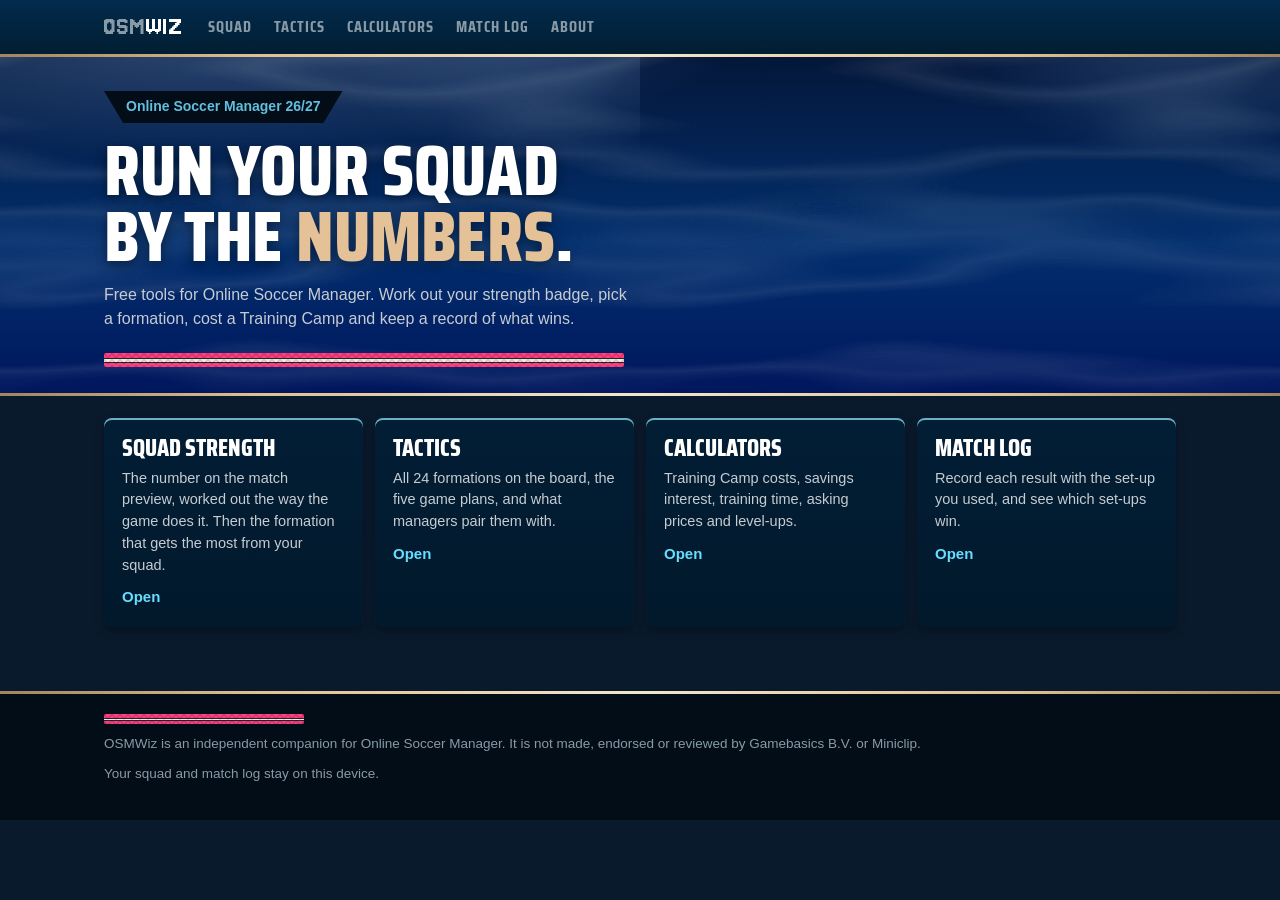
<file: index.html>
<!DOCTYPE html>
<html lang="en">
<head>
<meta charset="utf-8">
<meta name="viewport" content="width=device-width, initial-scale=1, viewport-fit=cover">
<title>OSMWiz: Squad Strength, Tactics and Calculators for Online Soccer Manager</title>
<meta name="description" content="Free tools for Online Soccer Manager. Work out your squad's strength badge the way the game does, find the formation that suits your squad, cost a Training Camp and keep a record of what wins. A fan project, not affiliated with Gamebasics.">
<meta name="theme-color" content="#011D30">
<link rel="manifest" href="manifest.json">
<link rel="icon" href="icon-192.png" type="image/png">
<link rel="apple-touch-icon" href="apple-touch-icon.png">
<!-- iOS reads its own tags for an installed copy, not the manifest. -->
<meta name="apple-mobile-web-app-capable" content="yes">
<meta name="apple-mobile-web-app-status-bar-style" content="black-translucent">
<meta name="apple-mobile-web-app-title" content="OSMWiz">
<meta property="og:site_name" content="OSMWiz">
<meta property="og:title" content="OSMWiz: tools for Online Soccer Manager">
<meta property="og:description" content="Squad strength, tactics, calculators and a match log for Online Soccer Manager. Built by players.">
<meta property="og:type" content="website">
<meta property="og:image" content="https://osmwiz.com/og.png?v=0.1.0">
<meta property="og:image:width" content="1200">
<meta property="og:image:height" content="630">
<meta name="twitter:card" content="summary_large_image">
<link rel="preconnect" href="https://fonts.googleapis.com">
<link rel="preconnect" href="https://fonts.gstatic.com" crossorigin>
<link rel="stylesheet" href="https://fonts.googleapis.com/css2?family=Jersey+10&family=Saira+Condensed:wght@300;400;500;600;700;800&display=swap">
<link rel="stylesheet" href="css/styles.css?v=0.1.0">
</head>
<body>

<header class="topbar">
  <div class="wrap topbar__in">
    <a class="brand" href="#/" aria-label="OSMWiz home"><i>OSM</i>WIZ</a>
    <nav aria-label="Sections">
      <a href="#/squad" data-route="squad">Squad</a>
      <a href="#/tactics" data-route="tactics">Tactics</a>
      <a href="#/calculators" data-route="calculators">Calculators</a>
      <a href="#/log" data-route="log">Match log</a>
      <a href="#/about" data-route="about">About</a>
    </nav>
  </div>
</header>

<main id="view" tabindex="-1"></main>

<footer class="foot">
  <div class="wrap foot__in">
    <div class="band" aria-hidden="true"></div>
    <p>OSMWiz is an independent companion for Online Soccer Manager. It is not made, endorsed or reviewed by Gamebasics B.V. or Miniclip.</p>
    <p>Your squad and match log stay on this device.</p>
  </div>
</footer>

<script src="js/data.js?v=0.1.0"></script>
<script src="js/engine.js?v=0.1.0"></script>
<script src="js/board.js?v=0.1.0"></script>
<script src="js/store.js?v=0.1.0"></script>
<script src="js/ui.js?v=0.1.0"></script>
<script src="js/app.js?v=0.1.0"></script>
</body>
</html>
</file>
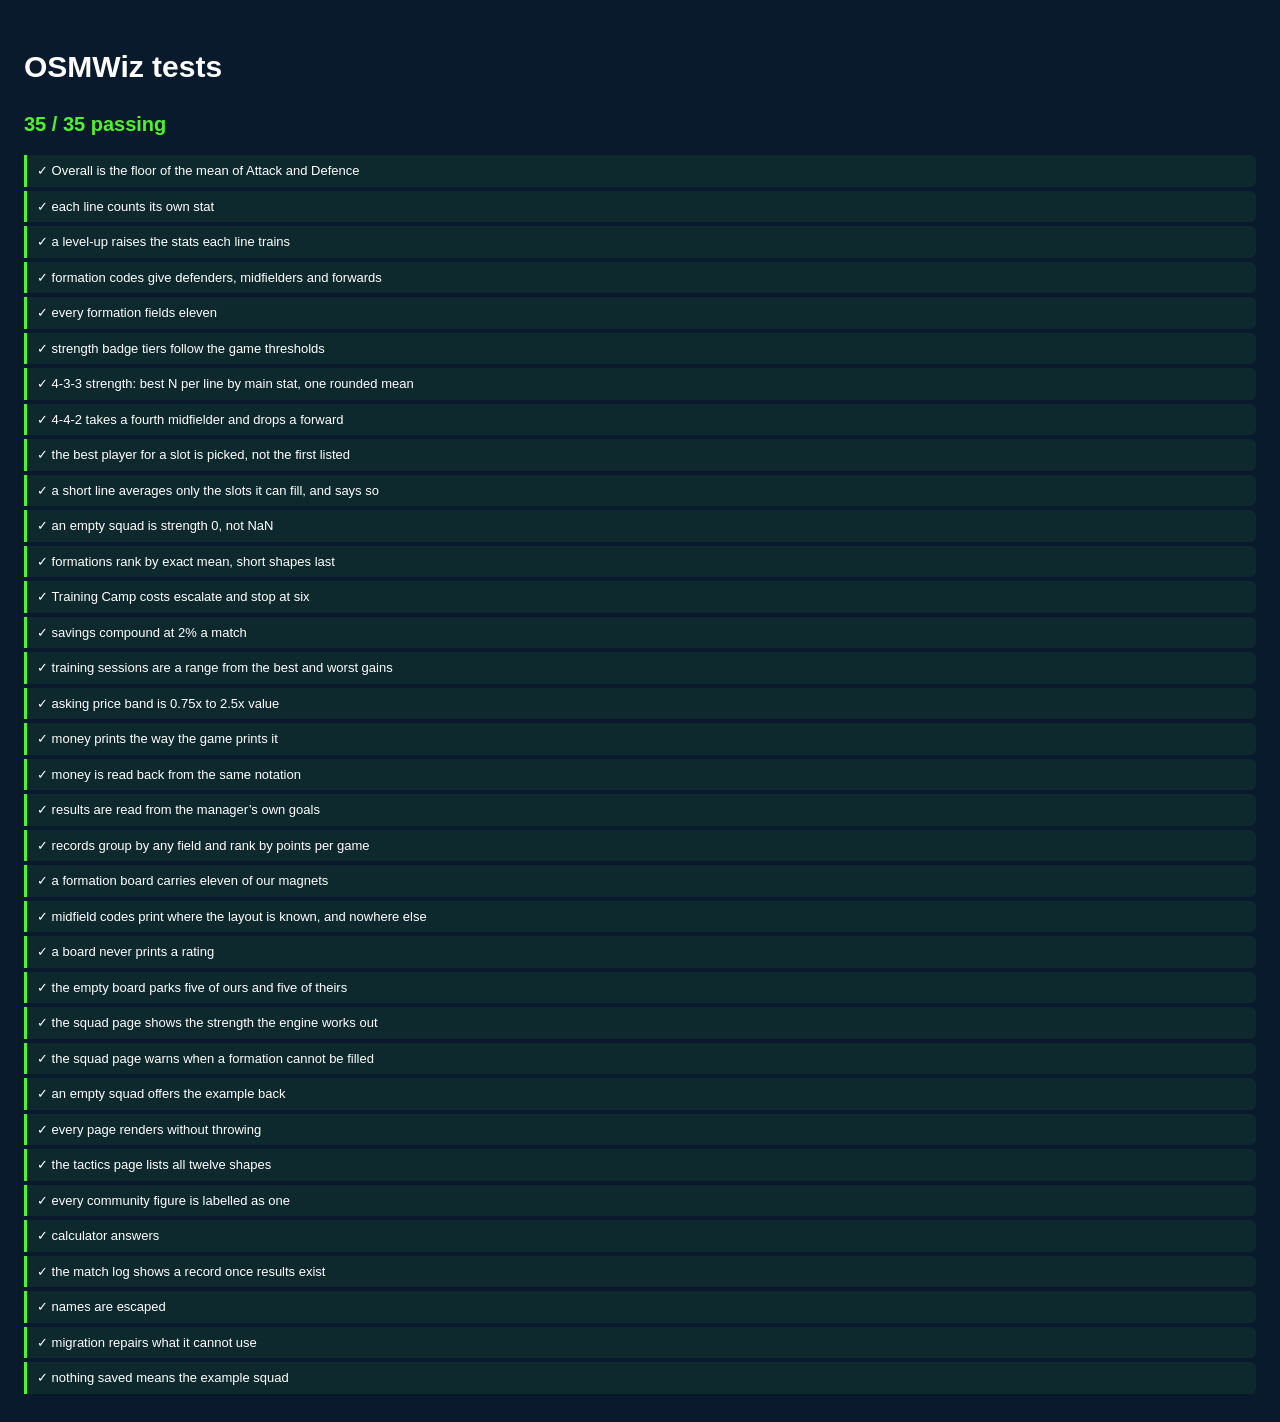
<file: tests.html>
<!DOCTYPE html>
<html lang="en">
<head>
<meta charset="utf-8">
<title>OSMWiz tests</title>
<link rel="stylesheet" href="css/styles.css">
<style>
  body { padding: 24px; }
  .t { padding: 6px 10px; border-left: 3px solid; margin-bottom: 4px; font-size: 13px; border-radius: 0 6px 6px 0; }
  .t.pass { border-color: var(--gr-bar); background: rgba(80,241,46,.07); }
  .t.fail { border-color: var(--red); background: rgba(217,83,79,.12); }
  .t .msg { color: #ffc9c9; font-size: 12px; margin-top: 3px; font-family: ui-monospace, Consolas, monospace; }
  #summary { font-size: 20px; font-weight: 700; margin-bottom: 16px; }
</style>
</head>
<body>
  <h1>OSMWiz tests</h1>
  <div id="summary"></div>
  <div id="out"></div>

<!-- The modules with no DOM at load time. app.js is left out on purpose: it
     binds to the app shell, which this page does not have. store.js is
     loaded for its migration, which the suite calls directly. -->
<script src="js/harness.test.js"></script>
<script src="js/data.js"></script>
<script src="js/engine.js"></script>
<script src="js/board.js"></script>
<script src="js/store.js"></script>
<script src="js/ui.js"></script>
<script src="js/engine.test.js"></script>
<script src="js/ui.test.js"></script>
<script>
  var results = OSM.runTests();
  var passed = results.filter(function (r) { return r.pass; }).length;
  var summary = document.getElementById('summary');
  summary.textContent = passed + ' / ' + results.length + ' passing';
  summary.style.color = passed === results.length ? 'var(--gr-bar)' : 'var(--red)';
  document.getElementById('out').innerHTML = results.map(function (r) {
    return '<div class="t ' + (r.pass ? 'pass' : 'fail') + '">' +
      (r.pass ? '&#10003; ' : '&#10007; ') + r.name +
      (r.pass ? '' : '<div class="msg">' + r.message + '</div>') + '</div>';
  }).join('');
</script>
</body>
</html>
</file>
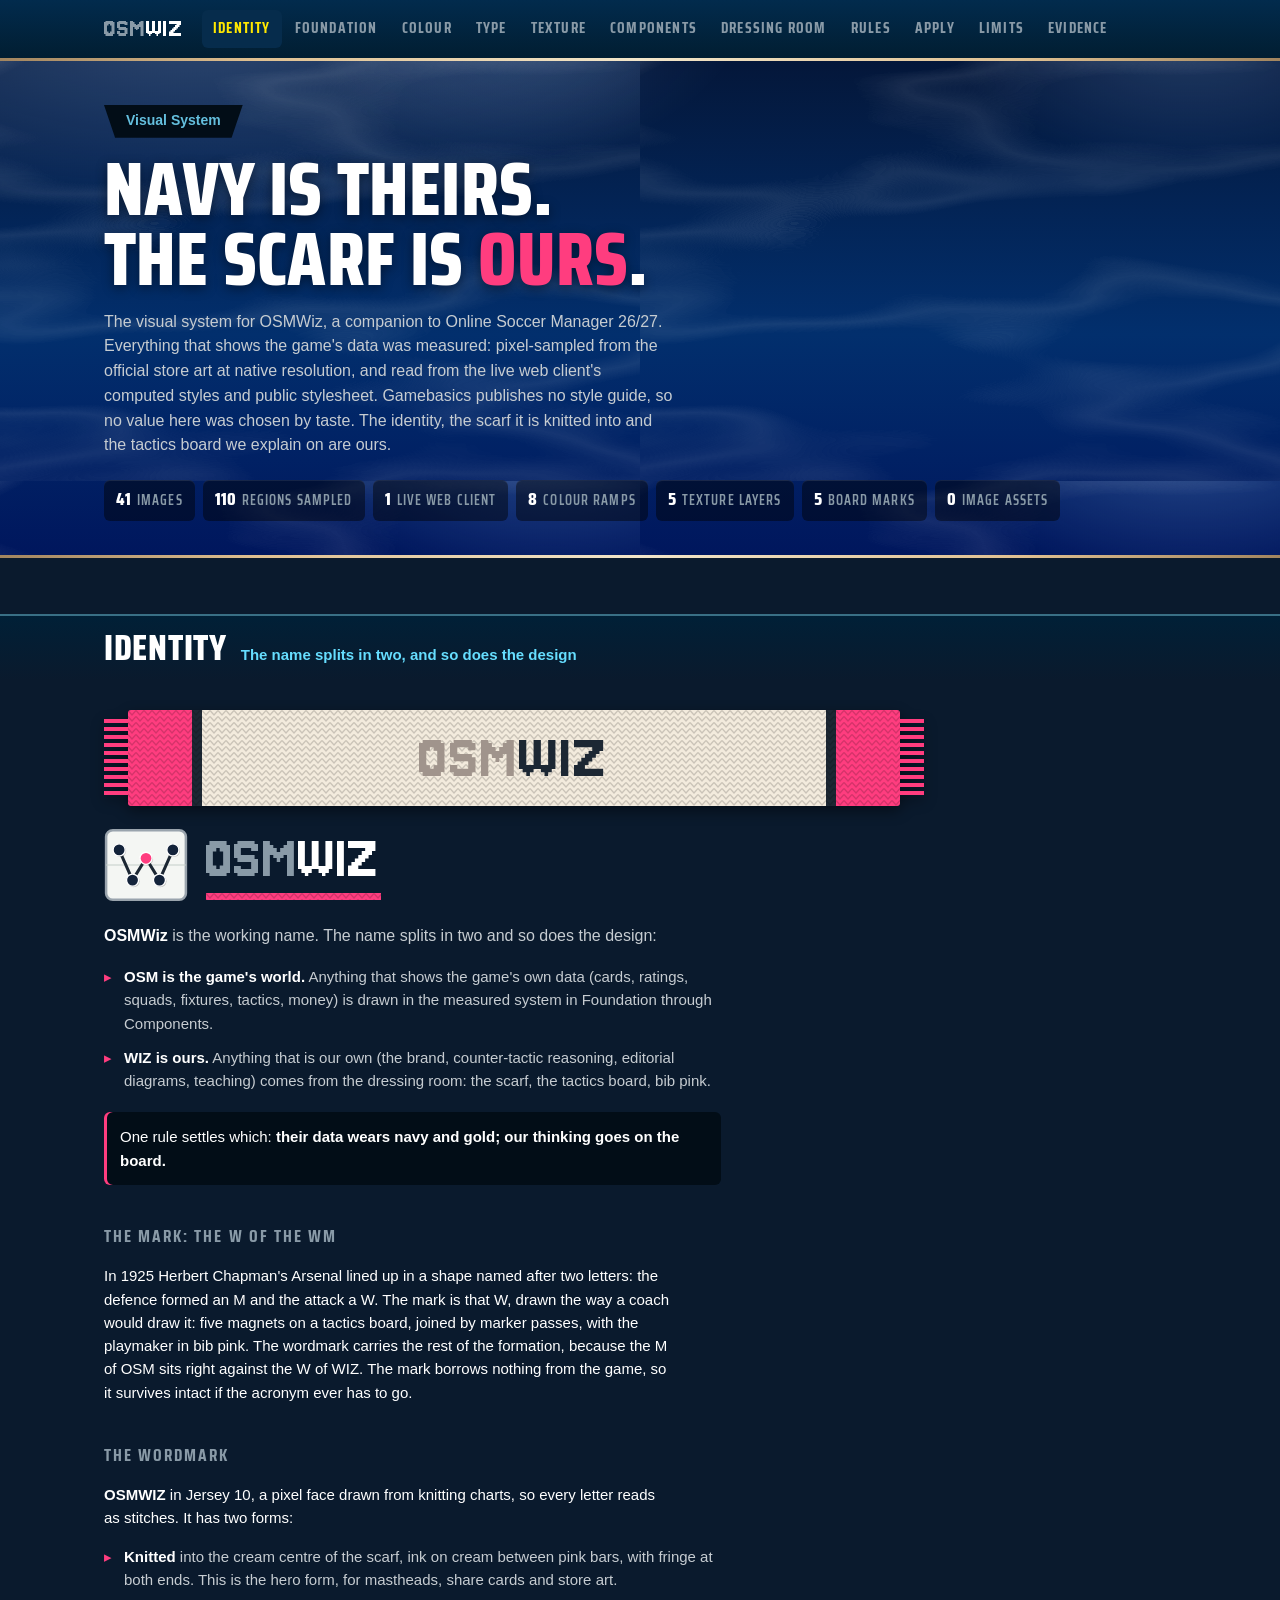
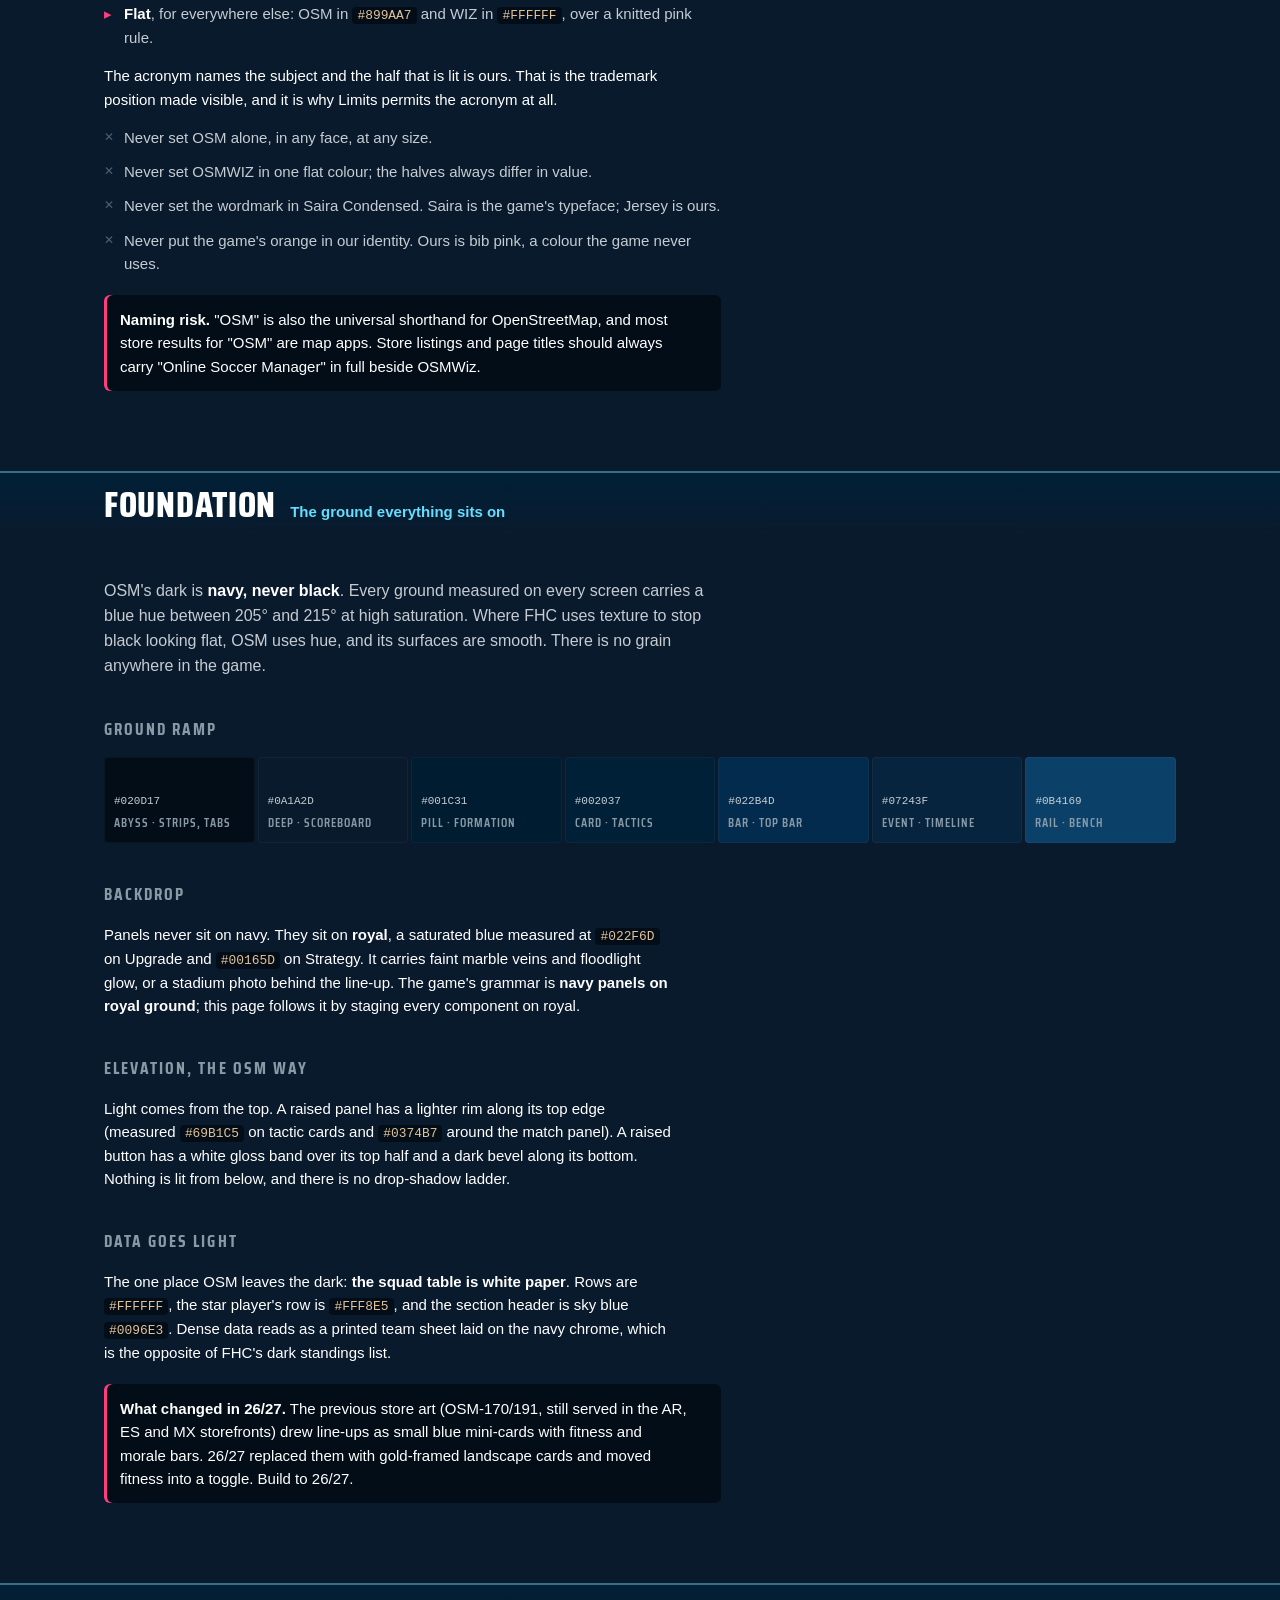
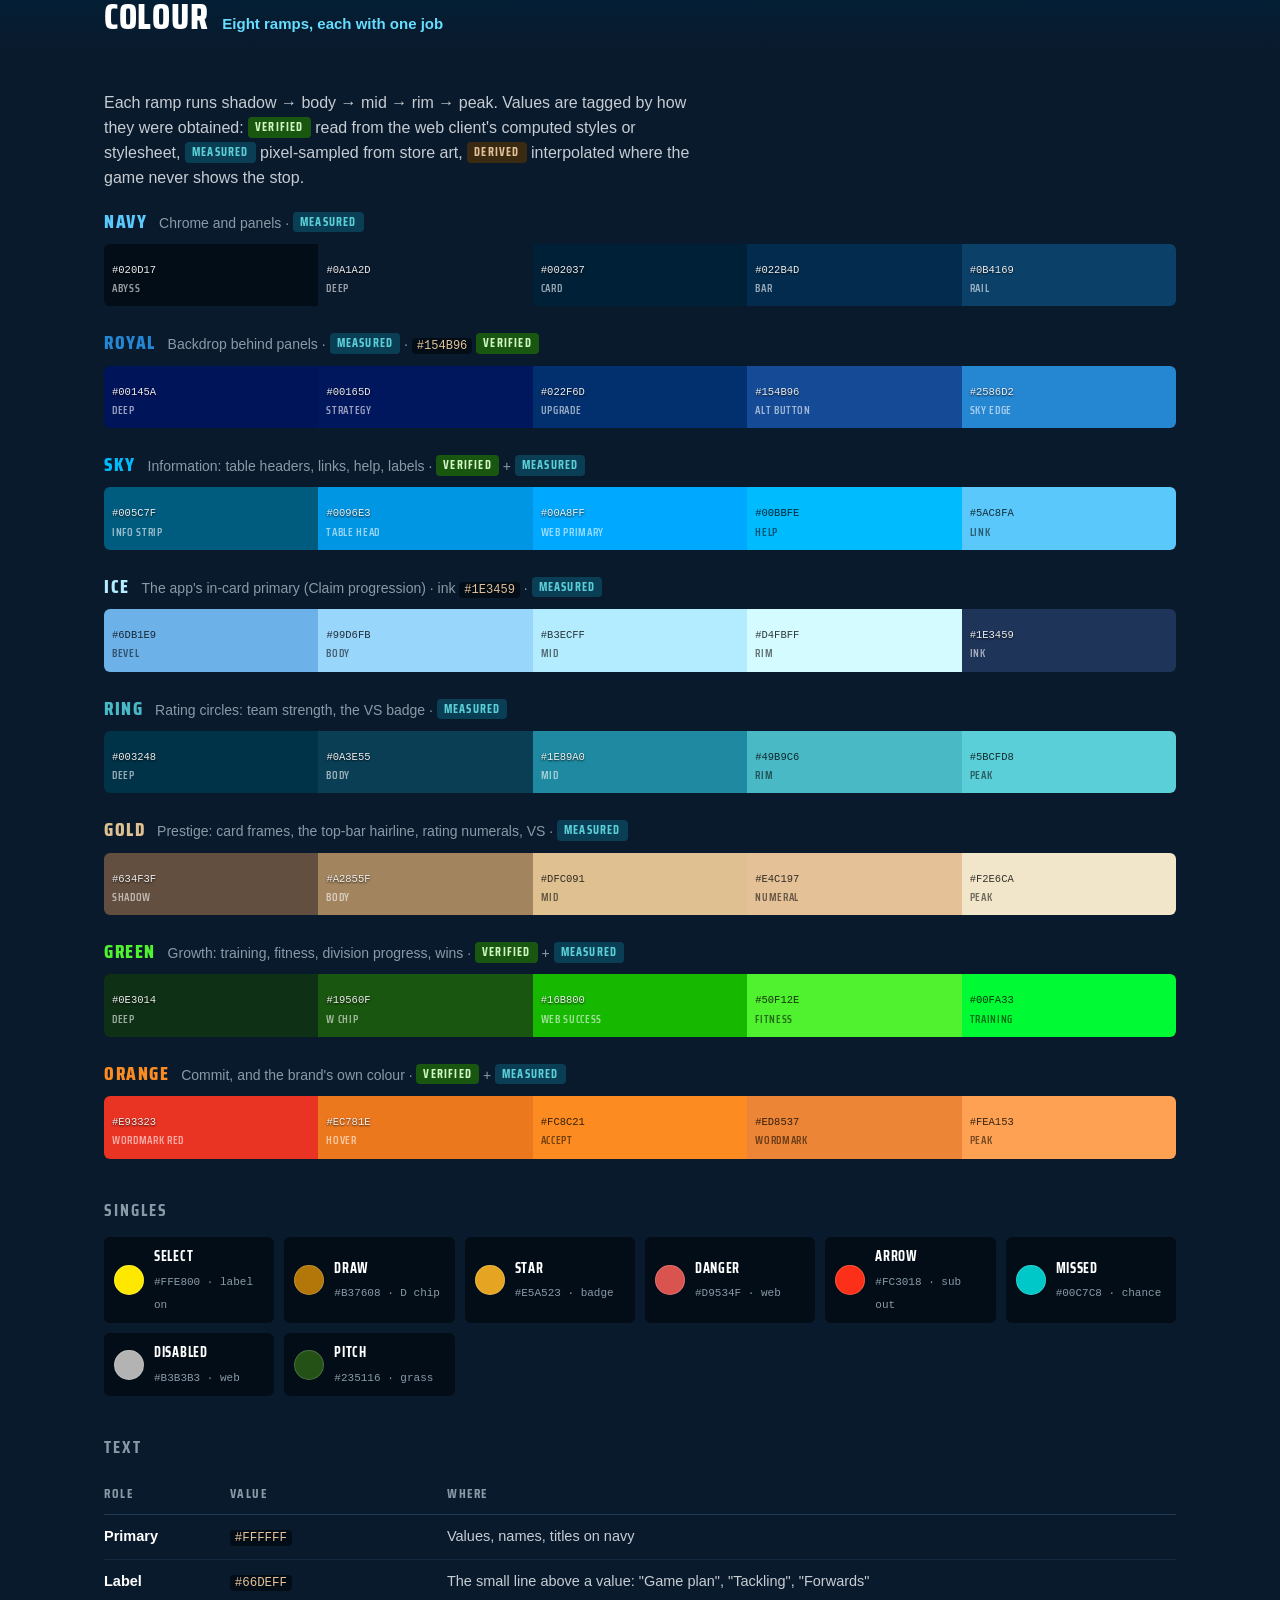
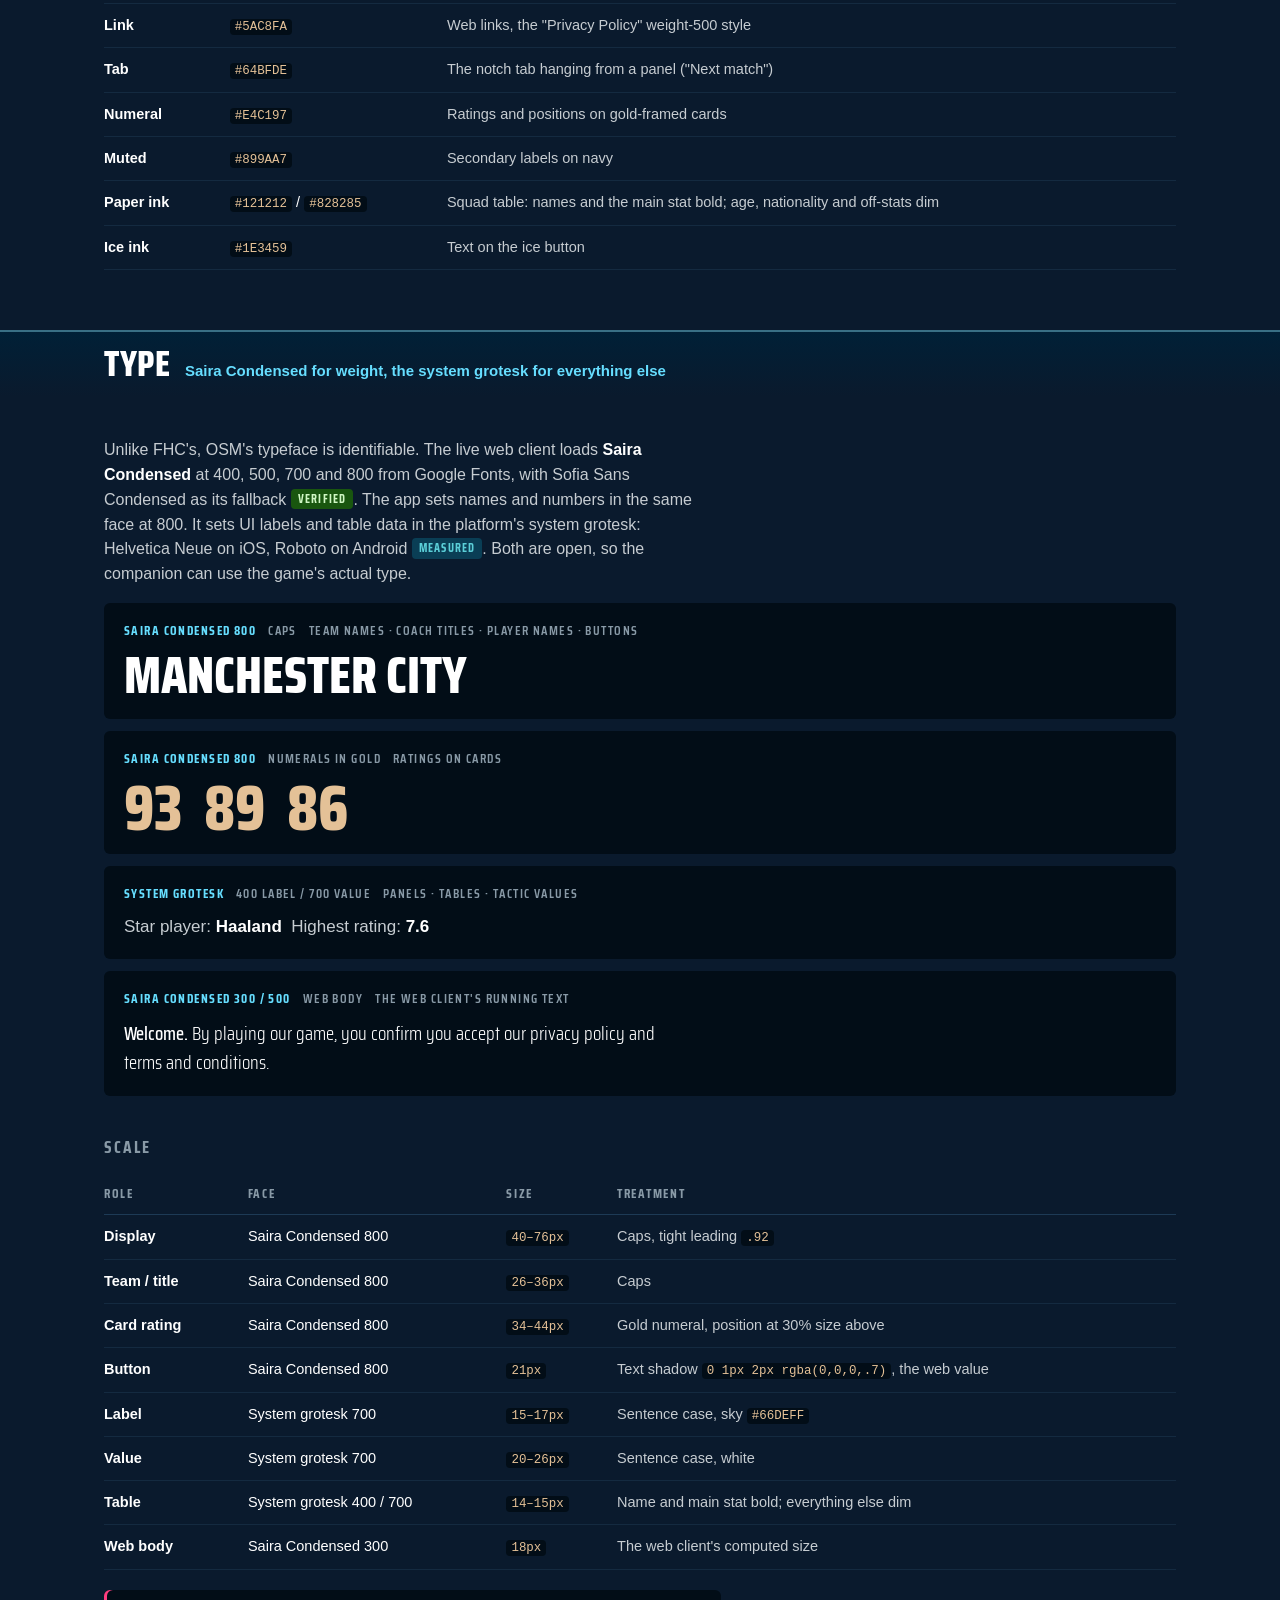
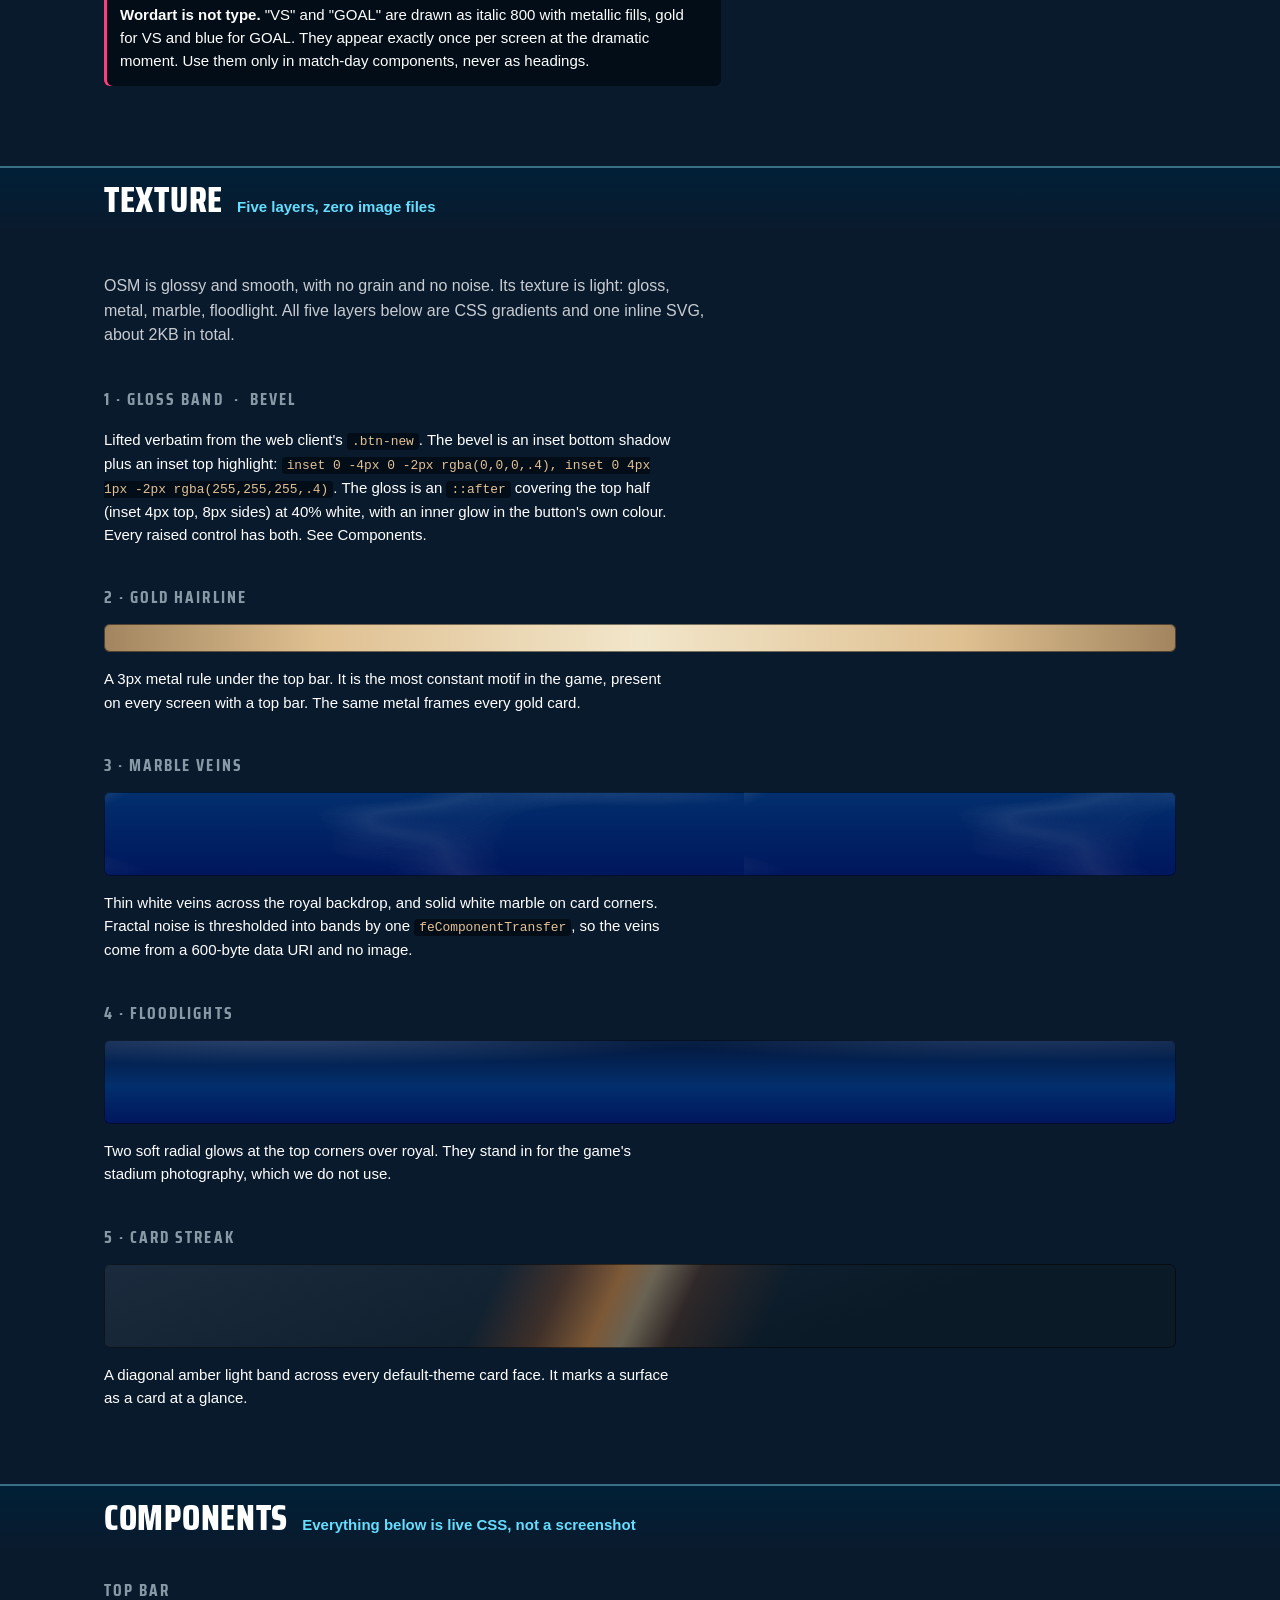
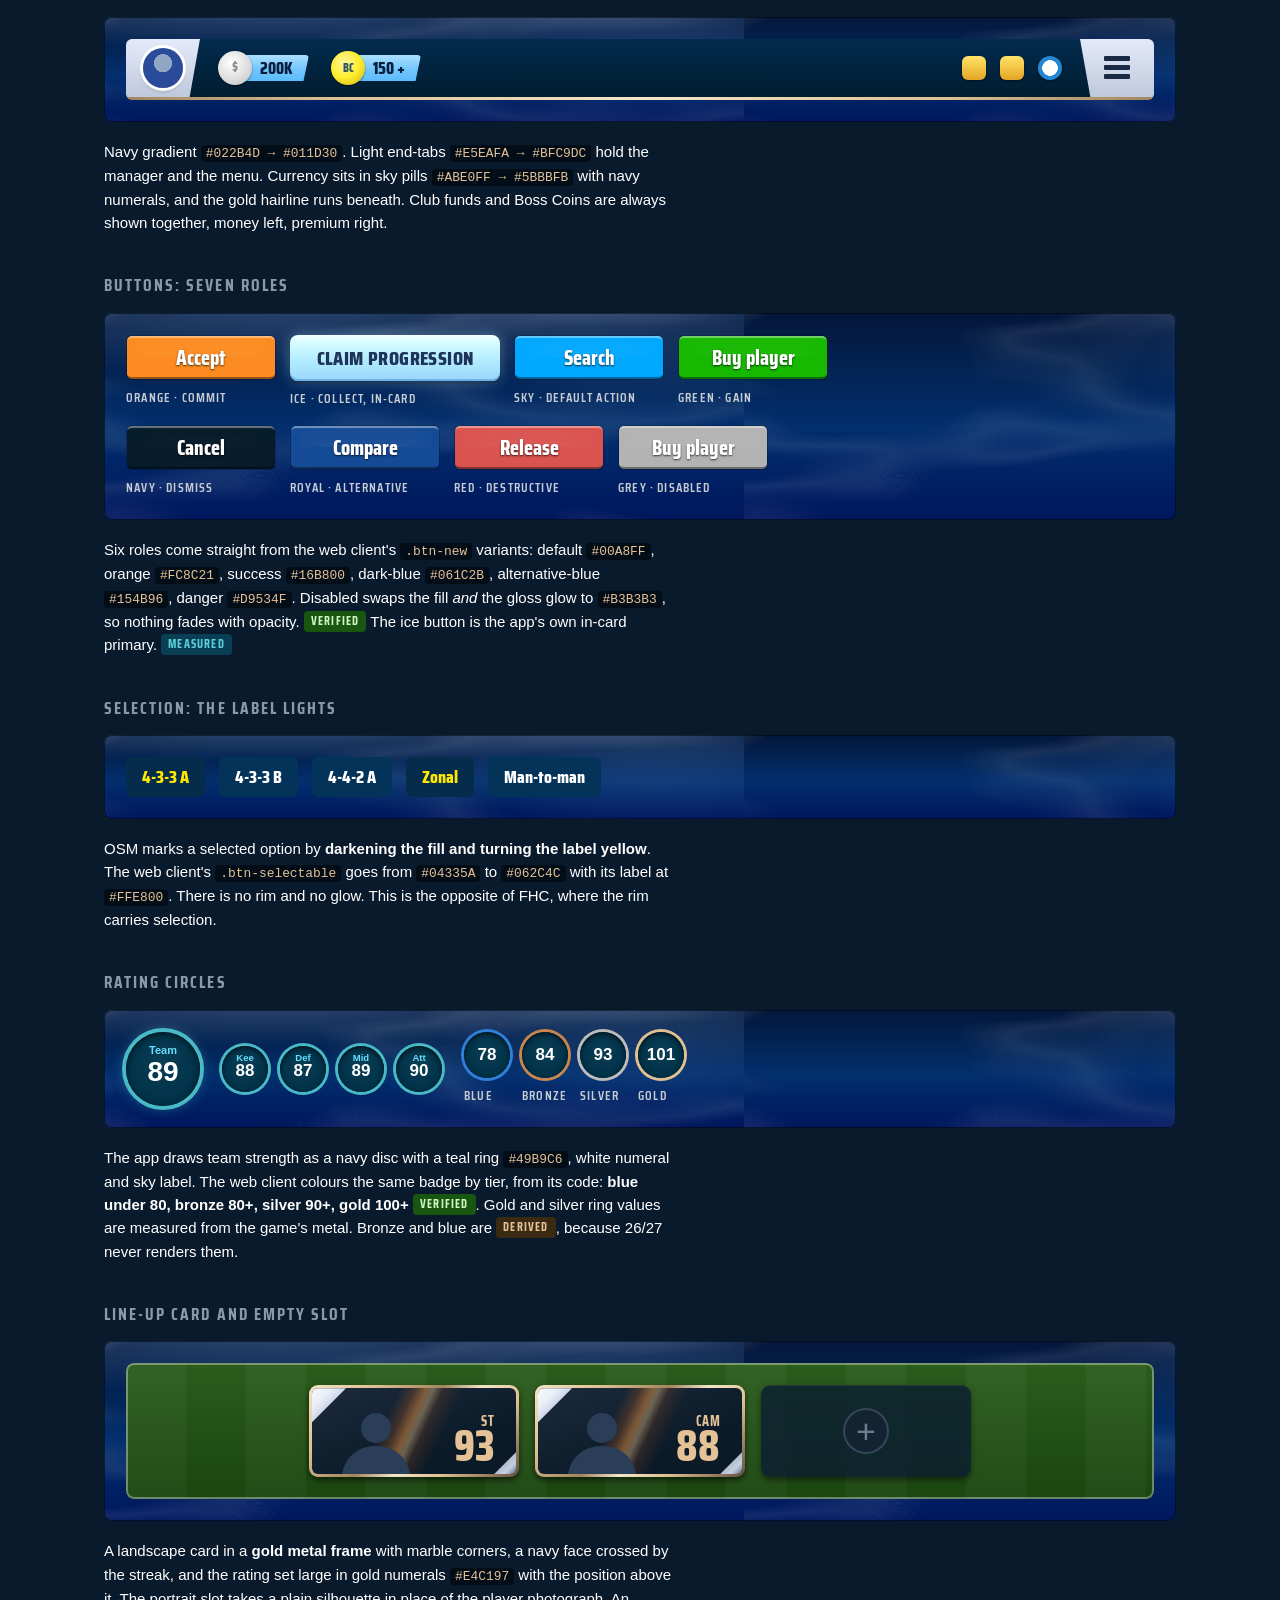
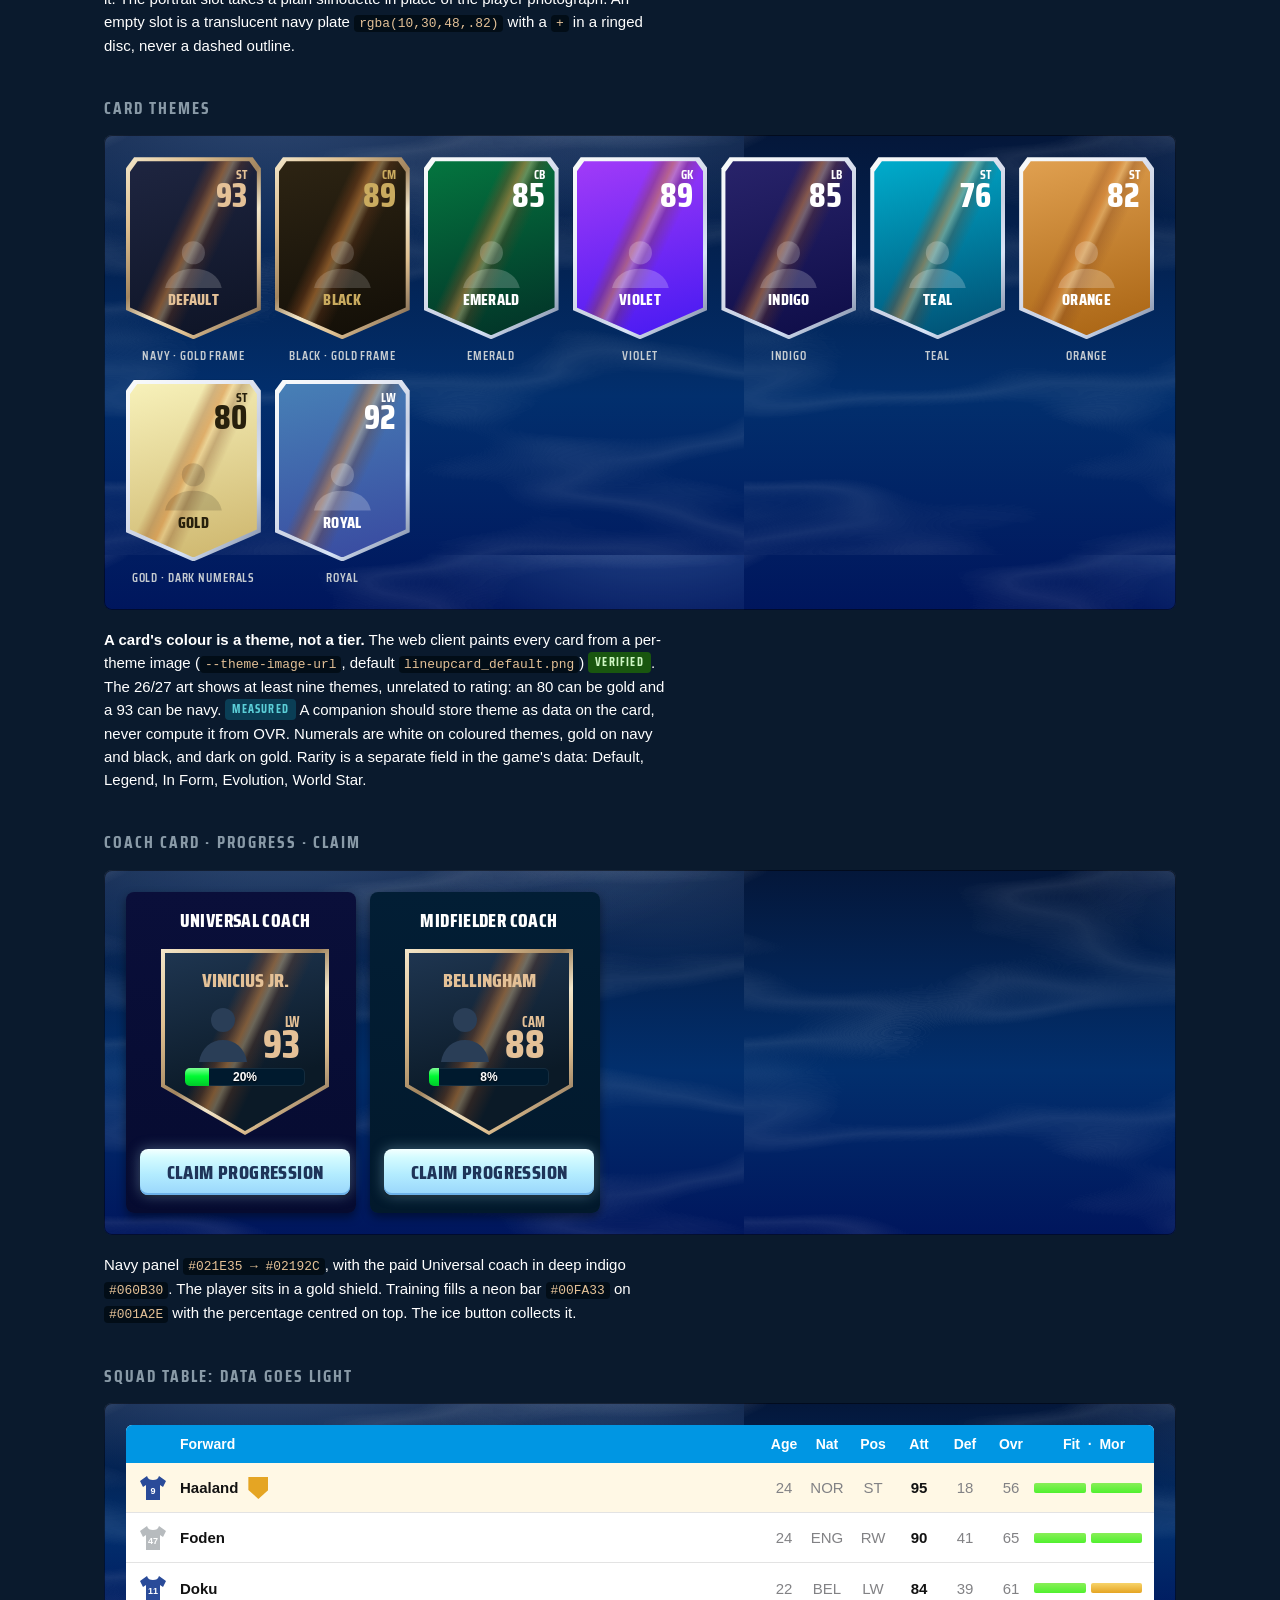
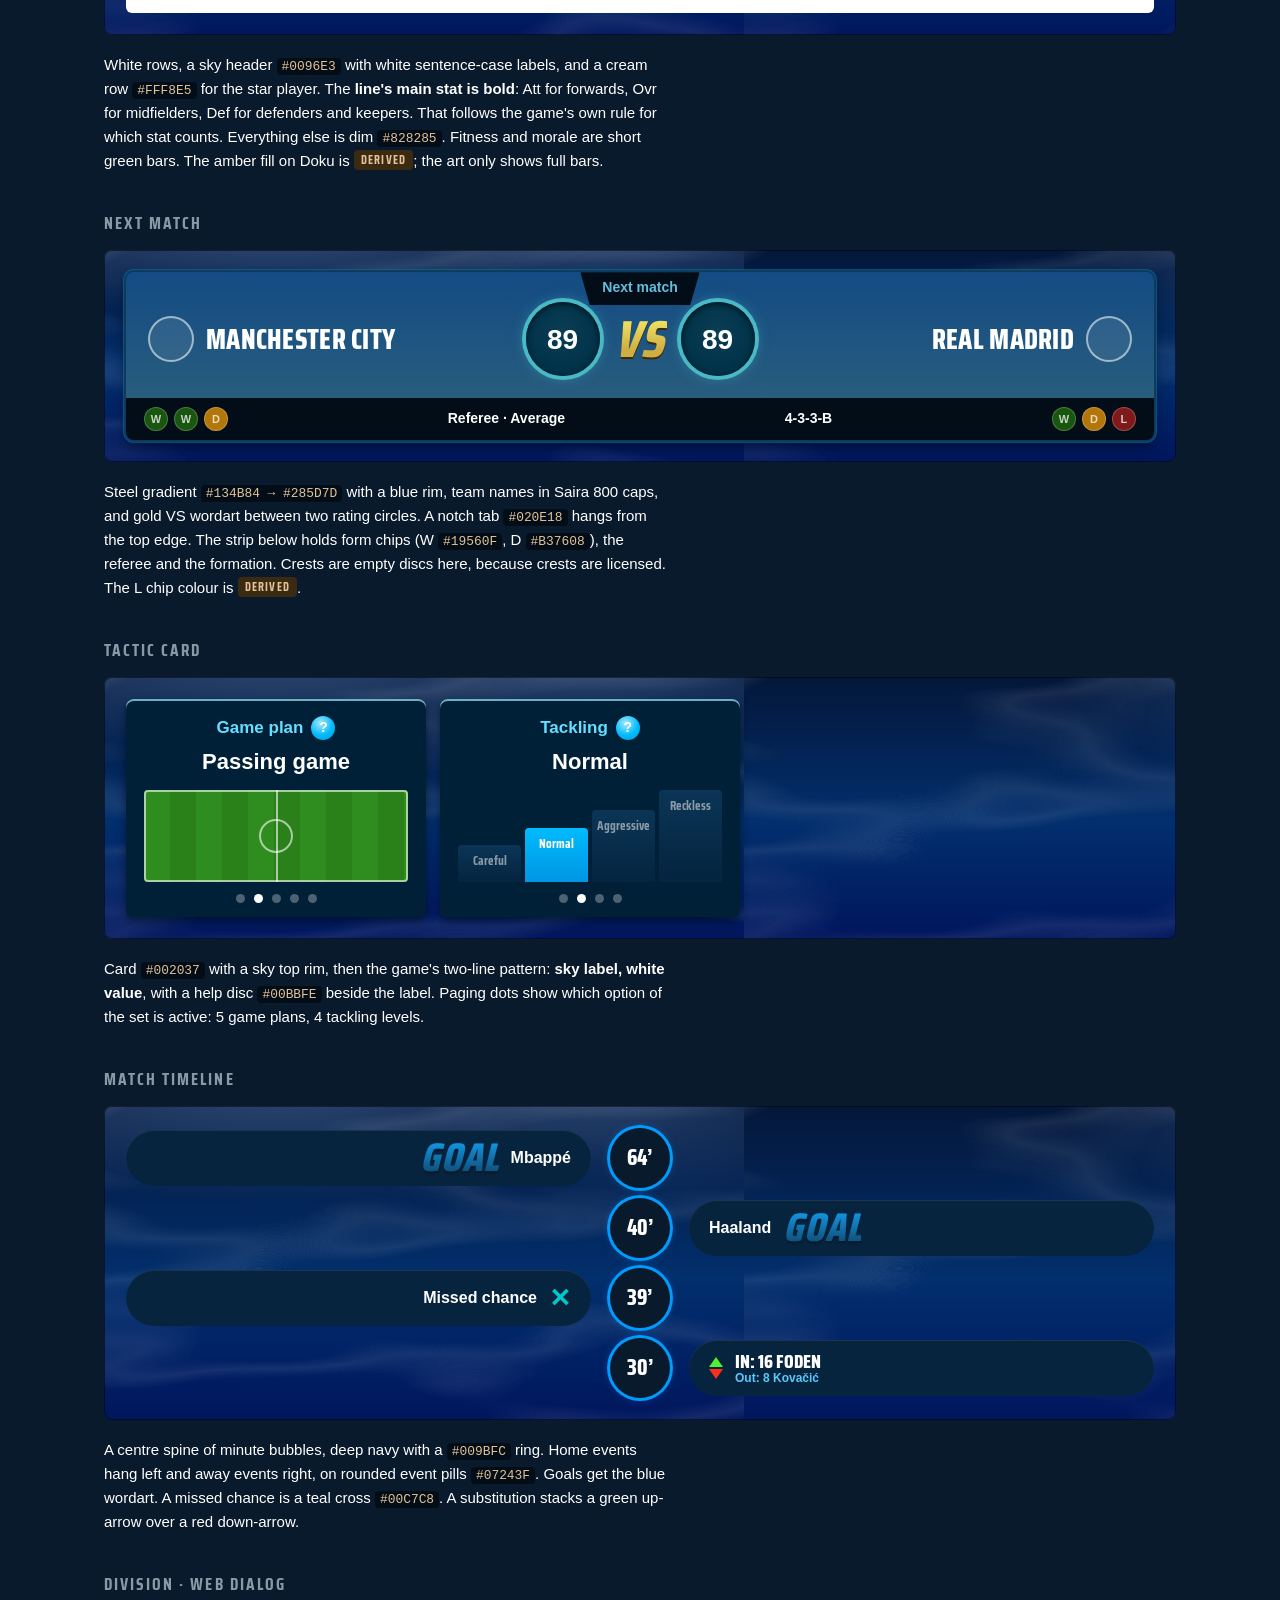
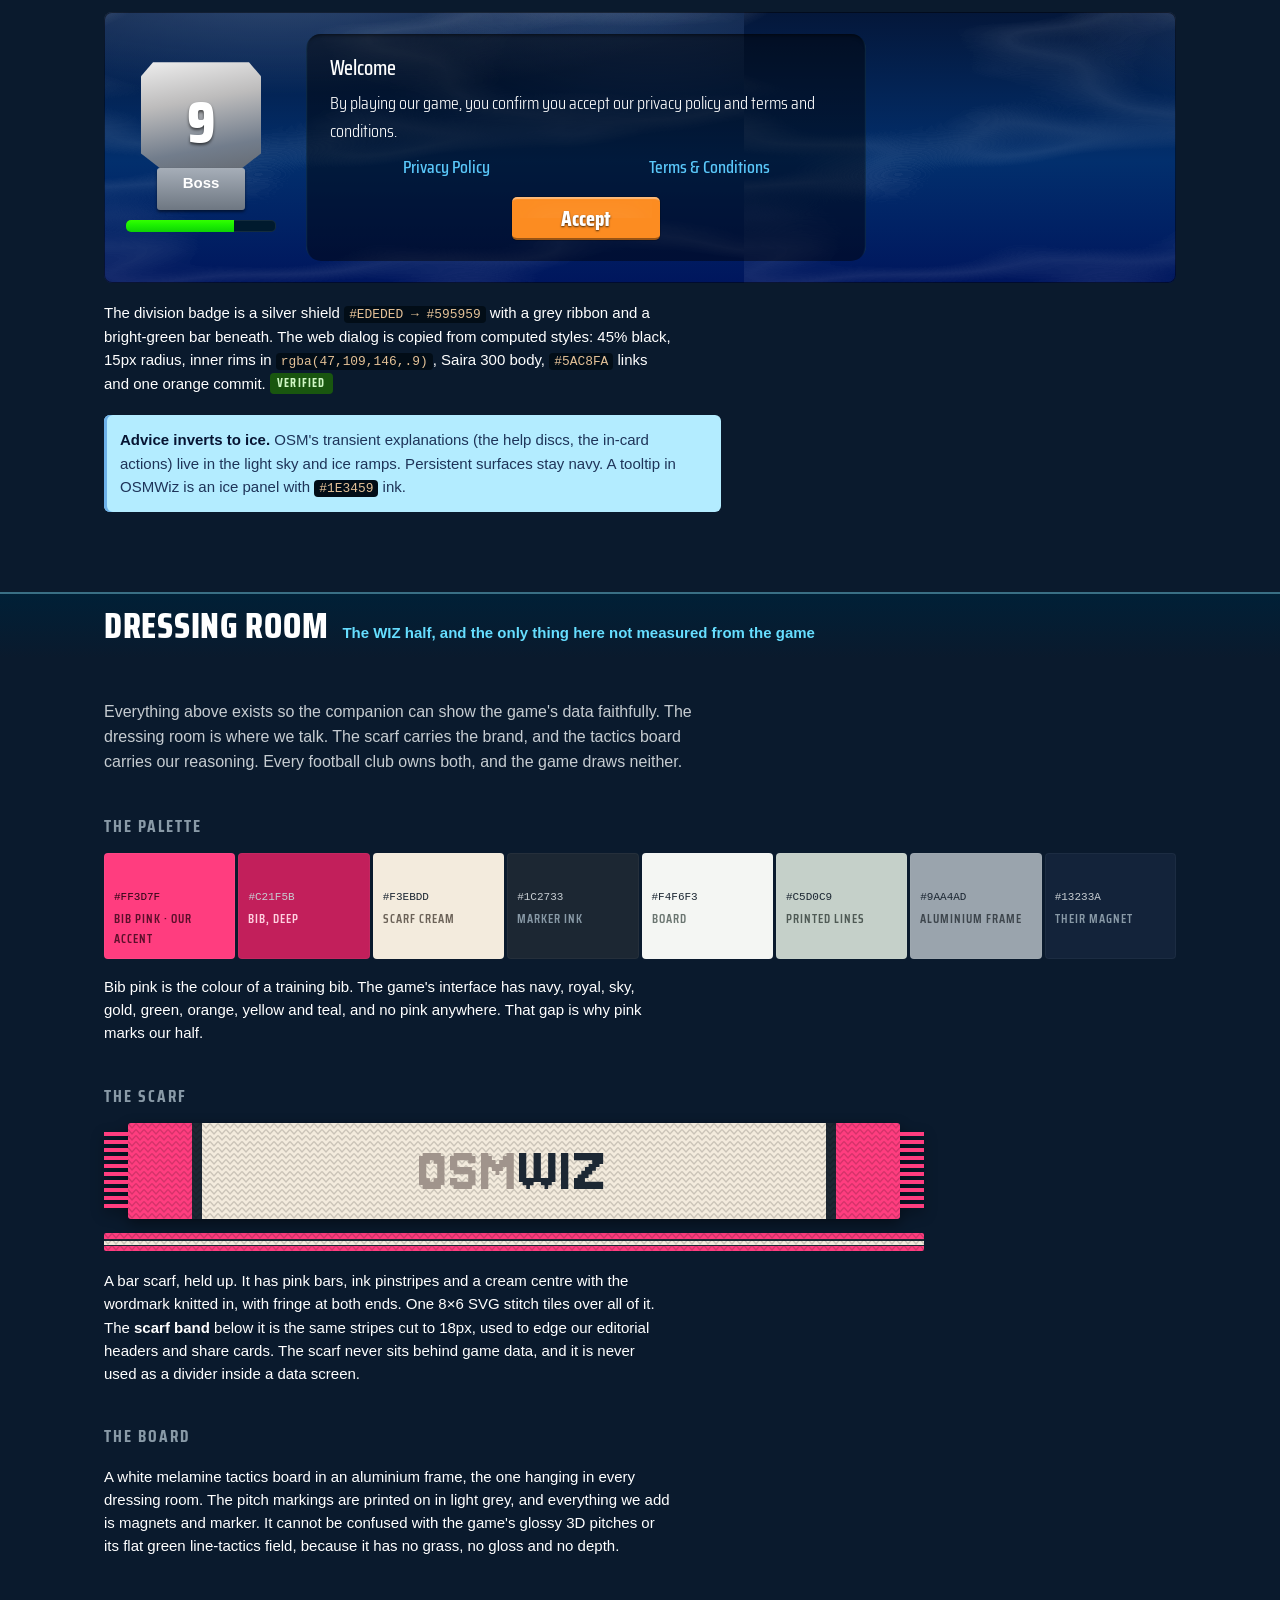
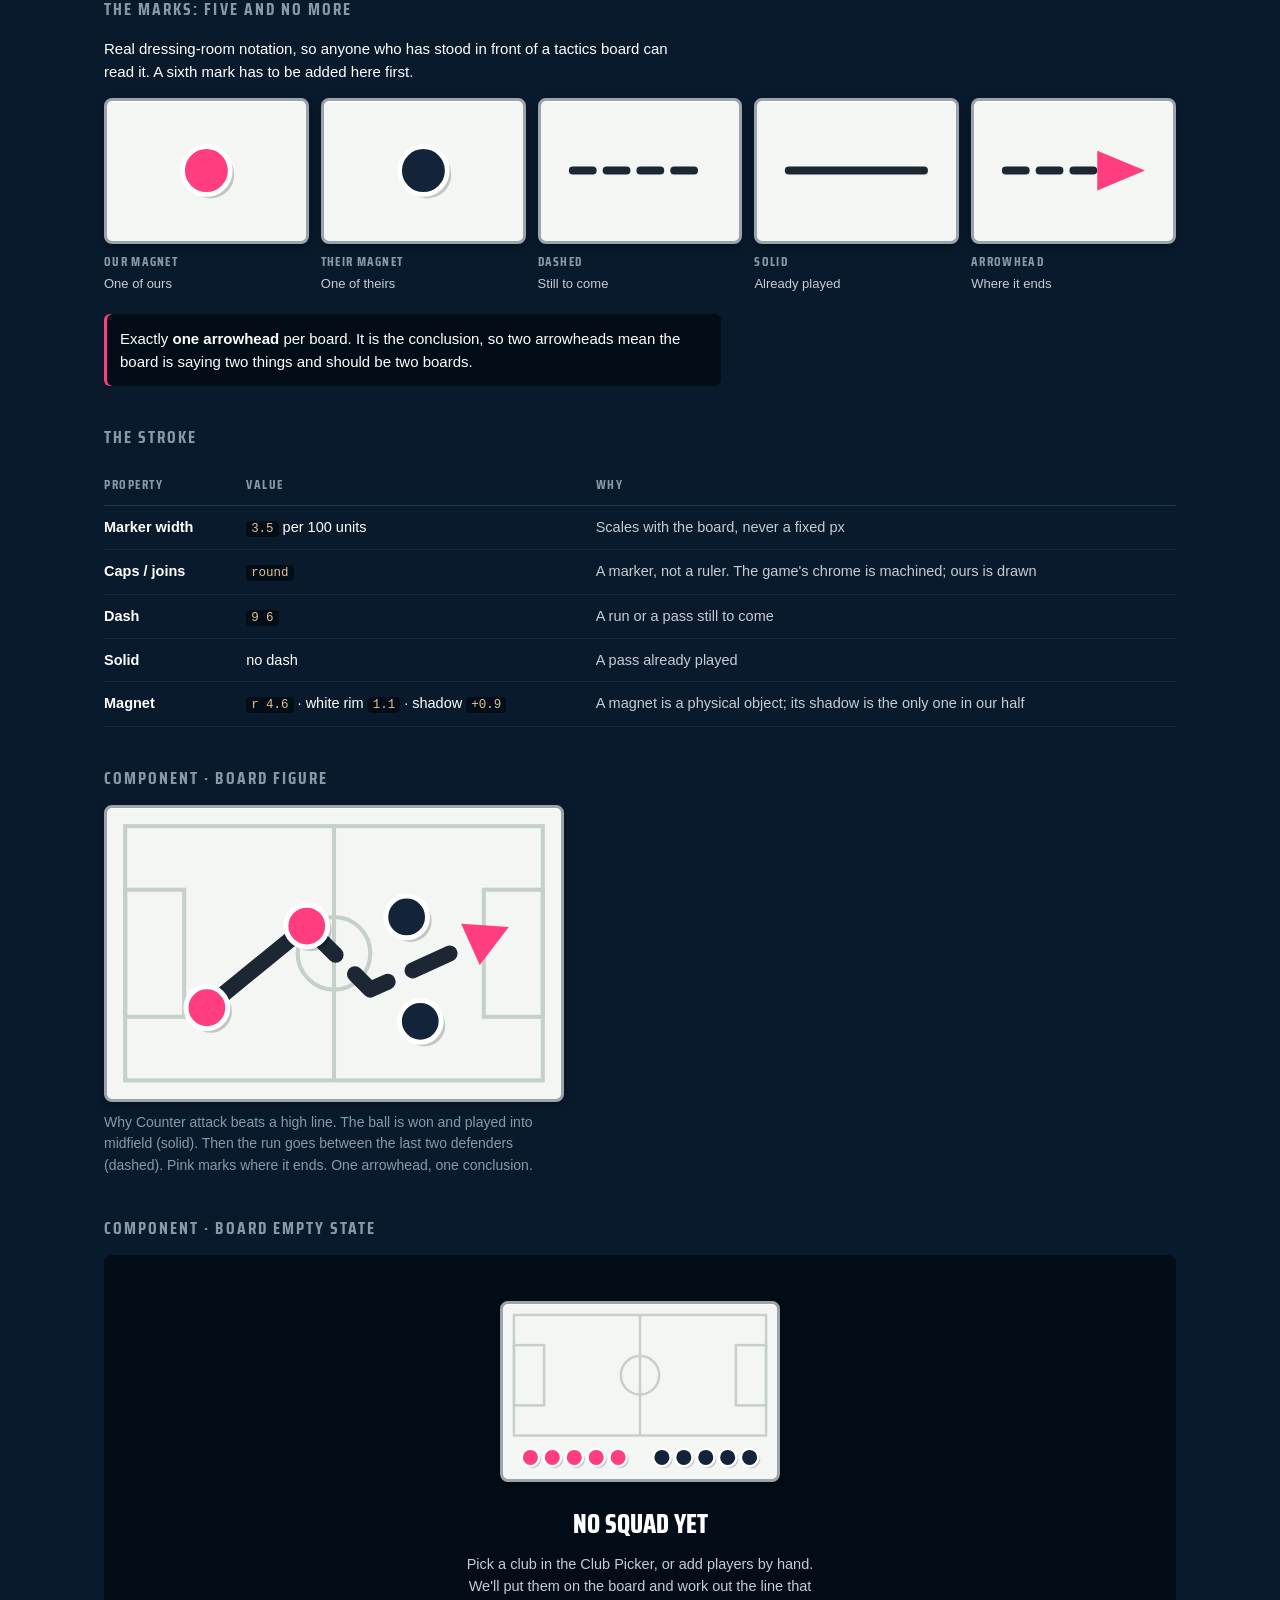
<file: docs/brand/OSMWiz_Visual_System.html>
<!doctype html>
<html lang="en">
<head>
<meta charset="utf-8">
<meta name="viewport" content="width=device-width,initial-scale=1,viewport-fit=cover">
</head>
<body>
<title>OSMWiz Visual System</title>
<meta name="claude:viewport-fit-sides" content="cover">
<link rel="preconnect" href="https://fonts.googleapis.com">
<link rel="preconnect" href="https://fonts.gstatic.com" crossorigin>
<link rel="stylesheet" href="https://fonts.googleapis.com/css2?family=Jersey+10&family=Saira+Condensed:wght@300;400;500;600;700;800&display=swap">

<style>
/* ============================================================
   OSMWiz Visual System
   Derived from 41 official images of Online Soccer Manager 26/27
   (App Store, Google Play, the live web client) plus the web
   client's computed styles. Single-theme by commitment: OSM has no
   light mode, so this spec does not invent one. Every colour is
   painted explicitly so the page holds on either host ground.
   Layout: the game's own top bar as the page header, navy reading
   ground, components staged on the game's royal backdrop.
   ============================================================ */

:root {
  color-scheme: dark;

  /* grounds — navy, never black: every ground measured at hue 205–215 */
  --abyss:    #020D17;   /* info strips, notch tabs */
  --deep:     #0A1A2D;   /* scoreboard, minute bubble, page ground */
  --pill:     #001C31;   /* formation pill, side labels */
  --card:     #002037;   /* tactic card */
  --panel:    #021E35;   /* coach panel */
  --bar-1:    #022B4D;   /* top bar, upper */
  --bar-2:    #011D30;   /* top bar, lower */
  --event:    #07243F;   /* match event pill */
  --rail:     #0B4169;   /* bench rail */

  /* royal — the backdrop behind panels */
  --ro-deep:  #00145A;
  --ro-body:  #00165D;
  --ro-mid:   #022F6D;
  --ro-rim:   #154B96;
  --ro-peak:  #2586D2;

  /* sky — information: headers, links, help, labels */
  --sk-deep:  #005C7F;
  --sk-body:  #0096E3;
  --sk-mid:   #00A8FF;
  --sk-rim:   #00BBFE;
  --sk-peak:  #5AC8FA;

  /* ice — the in-app primary on dark cards */
  --ic-shadow:#6DB1E9;
  --ic-body:  #99D6FB;
  --ic-mid:   #B3ECFF;
  --ic-rim:   #D4FBFF;
  --ic-ink:   #1E3459;

  /* ring — rating circles */
  --rg-deep:  #003248;
  --rg-body:  #0A3E55;
  --rg-mid:   #1E89A0;
  --rg-rim:   #49B9C6;
  --rg-peak:  #5BCFD8;

  /* gold — prestige: frames, hairlines, numerals, VS */
  --gd-shadow:#634F3F;
  --gd-body:  #A2855F;
  --gd-mid:   #DFC091;
  --gd-num:   #E4C197;
  --gd-peak:  #F2E6CA;
  --vs-1:     #EEE164;
  --vs-2:     #CFAF43;

  /* green — growth: fills that grow */
  --gr-deep:  #0E3014;
  --gr-chip:  #19560F;
  --gr-btn:   #16B800;
  --gr-bar:   #50F12E;
  --gr-neon:  #00FA33;

  /* orange — commit, and the brand's own colour */
  --or-hover: #EC781E;
  --or-body:  #FC8C21;
  --or-peak:  #FEA153;
  --osm-red:  #E93323;   /* wordmark, measured from the 26/27 icon */
  --osm-or:   #ED8537;

  /* singles */
  --amber:    #B37608;   /* draw chip */
  --amber-2:  #E5A523;   /* star-player badge */
  --red:      #D9534F;   /* web danger */
  --red-hover:#C9302C;
  --arrow:    #FC3018;   /* game-plan arrows, sub out */
  --select:   #FFE800;   /* selected label */
  --missed:   #00C7C8;   /* missed chance */
  --disabled: #B3B3B3;
  --navy-btn: #061C2B;
  --alt-btn:  #154B96;
  --sel-btn:  #04335A;
  --sel-on:   #062C4C;

  /* paper — the light data surface */
  --paper:      #FFFFFF;
  --paper-star: #FFF8E5;
  --paper-line: #E3E3E3;
  --paper-ink:  #121212;
  --paper-dim:  #828285;

  /* text on navy */
  --ink:      #FFFFFF;
  --ink-2:    #C6CCD1;
  --ink-3:    #899AA7;
  --ink-4:    #4E6274;
  --label:    #66DEFF;   /* app label, glyph core */
  --link:     #5AC8FA;   /* web link, computed */
  --tab-ink:  #64BFDE;   /* "Next match" notch tab */

  /* the dressing room — the half that is ours */
  --bib:        #FF3D7F;  /* training-bib pink: our accent, absent from the game */
  --bib-deep:   #C21F5B;
  --cream:      #F3EBDD;  /* scarf cream */
  --marker:     #1C2733;  /* dry-erase marker ink */
  --board:      #F4F6F3;  /* white melamine tactics board */
  --board-line: #C5D0C9;  /* printed pitch markings */
  --board-rim:  #9AA4AD;  /* aluminium frame */
  --magnet-them:#13233A;

  /* type */
  --display: 'Saira Condensed', 'Sofia Sans Condensed', 'Arial Narrow', sans-serif;
  --ui:      'Helvetica Neue', -apple-system, BlinkMacSystemFont, Roboto, 'Segoe UI', Arial, sans-serif;
  --mark:    'Jersey 10', 'Courier New', monospace;

  --maxw: 1120px;

  /* gold metal — one gradient shared by every frame and the hairline */
  --metal: linear-gradient(135deg, var(--gd-peak) 0%, var(--gd-mid) 22%, var(--gd-body) 45%,
           var(--gd-peak) 58%, var(--gd-mid) 74%, var(--gd-shadow) 100%);
  --hairline: linear-gradient(90deg, var(--gd-body) 0%, var(--gd-mid) 20%, var(--gd-peak) 50%,
              var(--gd-mid) 80%, var(--gd-body) 100%);
  --marble: linear-gradient(135deg, #F9FBFA 0%, #EAEEF8 30%, #CAD2E4 55%, #D8E4F7 72%, #707D98 100%);
}

/* ---------- textures: five layers, all inline, no assets ---------- */
:root {
  /* 3. marble veins — fractal noise thresholded into thin bands */
  --veins: url("data:image/svg+xml,%3Csvg xmlns='http://www.w3.org/2000/svg' width='640' height='420'%3E%3Cfilter id='m' x='0' y='0' width='100%25' height='100%25'%3E%3CfeTurbulence type='fractalNoise' baseFrequency='0.0022 0.0085' numOctaves='3' seed='11'/%3E%3CfeColorMatrix type='matrix' values='0 0 0 0 1 0 0 0 0 1 0 0 0 0 1 1 0 0 0 0'/%3E%3CfeComponentTransfer%3E%3CfeFuncA type='table' tableValues='0 0 0 0 0 0.6 0 0 0 0 0'/%3E%3C/feComponentTransfer%3E%3C/filter%3E%3Crect width='100%25' height='100%25' filter='url(%23m)' opacity='0.13'/%3E%3C/svg%3E");
  /* 4. floodlights over the royal backdrop */
  --flood:
    radial-gradient(60% 55% at 16% -8%, rgba(150,195,255,.30), transparent 70%),
    radial-gradient(55% 50% at 86% -10%, rgba(150,195,255,.24), transparent 70%),
    linear-gradient(180deg, #04173A 0%, var(--ro-mid) 55%, var(--ro-body) 100%);
  /* ours: one knit stitch, 8×6, tiled over the scarf */
  --knit: url("data:image/svg+xml,%3Csvg xmlns='http://www.w3.org/2000/svg' width='8' height='6'%3E%3Cpath d='M0 0.5 L4 5 L8 0.5' fill='none' stroke='rgba(0,0,0,0.17)' stroke-width='1.3'/%3E%3C/svg%3E");
  /* 5. the card streak */
  --streak: linear-gradient(115deg, transparent 0 36%, rgba(150,78,34,.35) 42%,
            rgba(214,136,62,.55) 47%, rgba(240,200,140,.40) 50%, rgba(120,62,30,.30) 54%, transparent 62%);
}

*, *::before, *::after { box-sizing: border-box; }

body {
  margin: 0;
  background: var(--deep);
  color: var(--ink);
  font-family: var(--ui);
  font-size: 15px;
  line-height: 1.55;
  -webkit-font-smoothing: antialiased;
}
body::before {
  content: ""; position: fixed; inset: 0 0 auto; height: env(safe-area-inset-top, 0px);
  z-index: 30; background: var(--bar-2);
}

.wrap {
  max-width: var(--maxw); margin: 0 auto;
  padding-left: max(24px, env(safe-area-inset-left, 0px));
  padding-right: max(24px, env(safe-area-inset-right, 0px));
}
@media (max-width: 720px) {
  .wrap { padding-left: max(16px, env(safe-area-inset-left, 0px)); padding-right: max(16px, env(safe-area-inset-right, 0px)); }
}

/* ============================================================
   TOP BAR — the page header is the game's own top bar
   ============================================================ */
.topbar {
  position: sticky; top: env(safe-area-inset-top, 0px); z-index: 20;
  background: linear-gradient(180deg, var(--bar-1), var(--bar-2));
}
.topbar::after { content: ""; display: block; height: 3px; background: var(--hairline); }
.topbar__in { display: flex; align-items: center; gap: 18px; min-height: 58px; }
.topbar__brand { font-family: var(--mark); font-size: 28px; letter-spacing: .03em; white-space: nowrap; line-height: 1; }
.topbar__brand i { font-style: normal; color: var(--ink-3); }
.topbar nav { display: flex; gap: 2px; overflow-x: auto; scrollbar-width: none; min-width: 0; flex: 1 1 auto; }
.topbar nav::-webkit-scrollbar { display: none; }
.topbar nav a {
  flex: none; font-family: var(--display); font-weight: 700; font-size: 15px;
  letter-spacing: .08em; text-transform: uppercase; text-decoration: none;
  color: var(--ink-3); padding: 7px 11px; border-radius: 6px;
}
.topbar nav a:hover { color: var(--ink); }
.topbar nav a.is-active { color: var(--select); background: var(--sel-on); }
.topbar nav a:focus-visible { outline: 2px solid var(--sk-peak); outline-offset: -2px; }

/* ============================================================
   MASTHEAD
   ============================================================ */
.masthead { background: var(--veins), var(--flood); background-size: 640px 420px, auto; position: relative; }
.masthead::after { content: ""; display: block; height: 3px; background: var(--hairline); }
.masthead__body { padding-block: 44px 34px; }
.notch {
  display: inline-block; background: var(--abyss); color: var(--tab-ink);
  font-family: var(--ui); font-weight: 700; font-size: 14px; padding: 5px 16px 6px;
  border-radius: 0 0 9px 9px; clip-path: polygon(0 0, 100% 0, 92% 100%, 8% 100%);
  padding-inline: 22px;
}
.masthead h1 {
  font-family: var(--display); font-weight: 800; text-transform: uppercase;
  font-size: clamp(40px, 7.4vw, 76px); line-height: .92; letter-spacing: .005em;
  margin: 16px 0 0; text-wrap: balance; text-shadow: 0 3px 12px rgba(0,0,0,.45);
}
.masthead h1 em { font-style: normal; color: var(--bib); }
.masthead p.lede { margin: 16px 0 0; max-width: 64ch; color: var(--ink-2); font-size: 16px; }
.stats { display: flex; flex-wrap: wrap; gap: 8px; margin: 22px 0 0; padding: 0; list-style: none; }
.stats li {
  background: rgba(0,0,0,.45); border-radius: 6px; padding: 6px 12px 7px;
  box-shadow: inset 0 1px 0 rgba(255,255,255,.08);
  font-family: var(--display); font-weight: 600; font-size: 14px; letter-spacing: .08em;
  text-transform: uppercase; color: var(--ink-3);
}
.stats b { font-family: var(--display); font-weight: 800; font-size: 18px; color: var(--ink);
  letter-spacing: 0; margin-right: 6px; font-variant-numeric: tabular-nums; }

/* ============================================================
   SECTION — cyan label beside a white value, the game's pattern
   ============================================================ */
section { scroll-margin-top: calc(env(safe-area-inset-top, 0px) + 72px); }
.sec-head {
  margin-top: 56px;
  background: linear-gradient(180deg, var(--card), var(--deep));
  box-shadow: inset 0 2px 0 rgba(105,177,197,.55);
  padding-block: 16px 14px;
}
.sec-head__in { display: flex; align-items: baseline; gap: 14px; flex-wrap: wrap; }
.sec-head h2 {
  margin: 0; font-family: var(--display); font-weight: 800; text-transform: uppercase;
  font-size: clamp(26px, 4vw, 36px); letter-spacing: .02em; line-height: 1;
}
.sec-head p { margin: 0; color: var(--label); font-weight: 700; font-size: 15px; }
.sec-body { padding-block: 26px 4px; }

h3 {
  font-family: var(--display); font-weight: 700; font-size: 17px; letter-spacing: .12em;
  text-transform: uppercase; color: var(--ink-3); margin: 38px 0 14px;
}
h3:first-child { margin-top: 0; }
p { max-width: 68ch; }
.lede { color: var(--ink-2); font-size: 16px; }
strong { font-weight: 700; color: var(--ink); }
code {
  font-family: ui-monospace, Menlo, Consolas, monospace; font-size: .86em;
  background: var(--abyss); border-radius: 4px; padding: 1px 5px; color: var(--gd-num);
}
.note {
  background: var(--abyss); border-radius: 6px; padding: 13px 16px; margin: 20px 0; max-width: 74ch;
  box-shadow: inset 3px 0 0 var(--bib);
}
.note p { margin: 0; }
.note--ice { background: var(--ic-mid); color: var(--ic-ink); box-shadow: inset 3px 0 0 var(--ic-shadow); }
.note--ice strong { color: #071533; }
.tag {
  display: inline-block; font-family: var(--display); font-weight: 700; font-size: 12px;
  letter-spacing: .1em; text-transform: uppercase; padding: 1px 7px; border-radius: 4px; vertical-align: 2px;
}
.tag--v { background: var(--gr-chip); color: #CFF7C4; }
.tag--m { background: var(--rg-body); color: var(--rg-peak); }
.tag--d { background: #3A2A12; color: var(--gd-num); }

/* the stage: components sit on the game's royal backdrop */
.stage {
  background: var(--veins), var(--flood); background-size: 640px 420px, auto;
  border-radius: 8px; padding: 22px; margin: 6px 0 18px;
  box-shadow: inset 0 0 0 1px rgba(0,0,0,.5);
  overflow-x: auto;
}
.row { display: flex; flex-wrap: wrap; gap: 14px; align-items: flex-start; }
.case { display: flex; flex-direction: column; gap: 8px; align-items: flex-start; }
.case small {
  font-family: var(--display); font-weight: 600; font-size: 13px; letter-spacing: .09em;
  text-transform: uppercase; color: var(--ink-2);
}

/* ============================================================
   COLOUR
   ============================================================ */
.ramp { margin-bottom: 22px; }
.ramp__label { display: flex; align-items: baseline; gap: 12px; flex-wrap: wrap; margin-bottom: 8px; }
.ramp__name { font-family: var(--display); font-weight: 800; font-size: 19px; letter-spacing: .08em; text-transform: uppercase; }
.ramp__role { color: var(--ink-3); font-size: 14px; }
.ramp__bar { display: flex; border-radius: 6px; overflow: hidden; box-shadow: inset 0 0 0 1px rgba(0,0,0,.45); }
.sw { flex: 1 1 0; min-width: 0; padding: 18px 8px 9px; }
.sw code { display: block; background: none; padding: 0; font-size: 10.5px; }
.sw.d code { color: rgba(255,255,255,.92); text-shadow: 0 1px 2px rgba(0,0,0,.8); }
.sw.l code { color: rgba(0,0,0,.78); }
.sw span { display: block; font-family: var(--display); font-weight: 600; font-size: 11px; letter-spacing: .06em;
  text-transform: uppercase; margin-top: 2px; }
.sw.d span { color: rgba(255,255,255,.6); }
.sw.l span { color: rgba(0,0,0,.55); }

.grounds { display: grid; grid-template-columns: repeat(auto-fit, minmax(126px, 1fr)); gap: 3px; }
.grounds div { padding: 30px 10px 11px; border-radius: 4px; box-shadow: inset 0 0 0 1px rgba(255,255,255,.04); }
.grounds code { background: none; padding: 0; font-size: 11px; color: var(--ink-2); }
.grounds span { display: block; font-family: var(--display); font-size: 12.5px; font-weight: 600;
  letter-spacing: .08em; text-transform: uppercase; color: var(--ink-3); margin-top: 3px; }

.singles { display: grid; grid-template-columns: repeat(auto-fit, minmax(150px, 1fr)); gap: 10px; }
.single { display: flex; gap: 10px; align-items: center; background: var(--abyss); border-radius: 6px; padding: 9px 10px; }
.single i { flex: none; width: 30px; height: 30px; border-radius: 50%; box-shadow: inset 0 0 0 1px rgba(255,255,255,.18); }
.single b { display: block; font-family: var(--display); font-weight: 700; font-size: 14px; letter-spacing: .05em; text-transform: uppercase; }
.single code { background: none; padding: 0; font-size: 11px; color: var(--ink-3); }

/* tables */
.tblwrap { overflow-x: auto; }
.tbl { width: 100%; border-collapse: collapse; font-size: 14.5px; min-width: 540px; }
.tbl th, .tbl td { text-align: left; padding: 10px 14px 10px 0; border-bottom: 1px solid #142a40; vertical-align: top; }
.tbl th { font-family: var(--display); font-weight: 700; font-size: 13px; letter-spacing: .12em;
  text-transform: uppercase; color: var(--ink-3); border-bottom-color: #1d3a55; }
.tbl td:first-child { font-weight: 700; white-space: nowrap; padding-right: 22px; }
.tbl td:last-child { color: var(--ink-2); }

/* ============================================================
   TYPE
   ============================================================ */
.spec { background: var(--abyss); border-radius: 6px; padding: 18px 20px; margin-bottom: 12px; }
.spec__meta { font-family: var(--display); font-weight: 600; font-size: 13px; letter-spacing: .11em;
  text-transform: uppercase; color: var(--ink-3); margin-bottom: 10px; display: flex; gap: 12px; flex-wrap: wrap; }
.spec__meta b { color: var(--label); font-weight: 700; }
.spec--display p { font-family: var(--display); font-weight: 800; text-transform: uppercase;
  font-size: clamp(30px, 6vw, 52px); line-height: .95; margin: 0; }
.spec--num p { font-family: var(--display); font-weight: 800; font-size: clamp(40px, 8vw, 64px);
  line-height: .9; margin: 0; color: var(--gd-num); font-variant-numeric: tabular-nums; }
.spec--ui p { font-family: var(--ui); font-size: 17px; margin: 0; max-width: 60ch; }
.spec--ui p span { font-weight: 400; color: var(--ink-2); }
.spec--web p { font-family: var(--display); font-weight: 300; font-size: 19px; margin: 0; max-width: 60ch; }
.spec--web p b { font-weight: 500; }

/* ============================================================
   TEXTURE demos
   ============================================================ */
.tex { height: 84px; border-radius: 6px; box-shadow: inset 0 0 0 1px rgba(0,0,0,.5); }

/* ============================================================
   COMPONENTS
   ============================================================ */

/* --- the top bar replica --- */
.gbar { min-width: 560px; border-radius: 6px; overflow: hidden; }
.gbar__row { display: flex; align-items: stretch; height: 58px; background: linear-gradient(180deg, var(--bar-1), var(--bar-2)); }
.gbar__tab { flex: none; width: 74px; background: linear-gradient(180deg, #E5EAFA, #BFC9DC);
  display: grid; place-items: center; clip-path: polygon(0 0, 100% 0, 86% 100%, 0 100%); }
.gbar__tab--r { clip-path: polygon(0 0, 100% 0, 100% 100%, 14% 100%); }
.gbar__avatar { width: 40px; height: 40px; border-radius: 50%; background: radial-gradient(circle at 50% 38%, #8FA7C4 0 28%, #2A4B99 29% 100%);
  box-shadow: 0 0 0 3px #fff, 0 2px 4px rgba(0,0,0,.4); }
.gbar__mid { flex: 1; display: flex; align-items: center; gap: 22px; padding-inline: 18px; min-width: 0; }
.gpill { display: flex; align-items: center; height: 30px; }
.gpill__coin { width: 34px; height: 34px; border-radius: 50%; margin-right: -12px; position: relative; z-index: 1;
  display: grid; place-items: center; font-family: var(--display); font-weight: 800; font-size: 15px; }
.gpill__coin--cash { background: radial-gradient(circle at 40% 35%, #FFFFFF, #DEDEDE 55%, #B7BBBE); color: #8A9096; box-shadow: 0 1px 2px rgba(0,0,0,.5); }
.gpill__coin--bc { background: radial-gradient(circle at 40% 35%, #FFF6A0, #FFEE2C 50%, #C9A813); color: #2E555E; box-shadow: 0 1px 2px rgba(0,0,0,.5); font-size: 12px; }
.gpill__val { height: 26px; padding: 0 16px 0 20px; display: flex; align-items: center; gap: 6px;
  background: linear-gradient(180deg, #ABE0FF, #77C8FF 50%, #5BBBFB); border-radius: 4px;
  clip-path: polygon(0 0, 100% 0, 92% 100%, 0 100%);
  font-family: var(--display); font-weight: 800; font-size: 17px; color: #0A1F3D; font-variant-numeric: tabular-nums; }
.gbar__icons { margin-left: auto; display: flex; gap: 14px; }
.gbar__icons span { width: 24px; height: 24px; border-radius: 6px; background: linear-gradient(180deg, #FFE36A, #E5A523); box-shadow: 0 1px 2px rgba(0,0,0,.5); }
.gbar__icons span:nth-child(3) { border-radius: 50%; background: radial-gradient(circle, #fff 0 45%, #2586D2 47% 100%); }
.gbar__menu { display: grid; gap: 4px; }
.gbar__menu i { display: block; width: 26px; height: 5px; border-radius: 1px; background: #1A2A44; }
.gbar__hair { height: 3px; background: var(--hairline); }

/* --- buttons: the web client's .btn-new, verbatim structure --- */
.btn {
  --b: var(--sk-mid);
  position: relative; display: inline-flex; align-items: center; justify-content: center;
  height: 45px; min-width: 150px; padding: 6px 18px; overflow: hidden;
  border: 1px solid rgba(0,0,0,.2); border-radius: 6px; background-color: var(--b); background-clip: padding-box;
  box-shadow: inset 0 -4px 0 -2px rgba(0,0,0,.4), inset 0 4px 1px -2px rgba(255,255,255,.4);
  font-family: var(--display); font-weight: 800; font-size: 21px; line-height: 1; color: #fff;
  text-shadow: 0 1px 2px rgba(0,0,0,.7); cursor: pointer;
}
.btn::after {
  content: ""; position: absolute; top: 4px; left: 8px; right: 8px; height: calc(50% - 4px);
  background: rgba(255,255,255,.4); box-shadow: inset 0 11px 27px 7px var(--b); pointer-events: none;
}
.btn > span { position: relative; z-index: 2; }
.btn:hover { --b: var(--b-hover, #359CFF); }
.btn:focus-visible { outline: 2px solid var(--ink); outline-offset: 3px; }
.btn--orange { --b: var(--or-body); --b-hover: var(--or-hover); }
.btn--green  { --b: var(--gr-btn); --b-hover: #3FC933; }
.btn--navy   { --b: var(--navy-btn); --b-hover: #082032; }
.btn--navy::after { background: rgba(255,255,255,.2); }
.btn--alt    { --b: var(--alt-btn); --b-hover: #0C3D7F; }
.btn--red    { --b: var(--red); --b-hover: var(--red-hover); }
.btn--off    { --b: var(--disabled); --b-hover: var(--disabled); cursor: not-allowed; }

/* the ice button — the app's in-card primary, measured */
.ice {
  display: inline-flex; align-items: center; justify-content: center; height: 46px; min-width: 210px; padding: 0 20px;
  border: 0; border-radius: 8px; cursor: pointer;
  background: linear-gradient(180deg, #F4FFFF 0%, var(--ic-rim) 18%, var(--ic-mid) 55%, var(--ic-body) 100%);
  box-shadow: inset 0 -2px 0 var(--ic-shadow), 0 0 14px rgba(180,236,255,.35), 0 2px 3px rgba(0,0,0,.5);
  font-family: var(--display); font-weight: 800; font-size: 20px; letter-spacing: .02em; text-transform: uppercase;
  color: var(--ic-ink);
}
.ice:hover { filter: brightness(1.04); }
.ice:focus-visible { outline: 2px solid var(--ink); outline-offset: 3px; }

/* selection: the label lights, the fill darkens */
.sel {
  height: 40px; padding: 0 16px; border: 0; border-radius: 6px; cursor: pointer;
  background: var(--sel-btn); font-family: var(--display); font-weight: 800; font-size: 18px; color: #fff;
}
.sel.is-on { background: var(--sel-on); color: var(--select); }
.sel:focus-visible { outline: 2px solid var(--ink); outline-offset: 2px; }

/* --- rating circles --- */
.circ {
  --ring: var(--rg-rim);
  width: 74px; height: 74px; border-radius: 50%; display: grid; place-items: center; flex: none;
  background: radial-gradient(circle at 50% 40%, var(--rg-body), var(--rg-deep) 70%);
  box-shadow: 0 0 0 4px var(--ring), 0 0 14px color-mix(in srgb, var(--ring) 60%, transparent), inset 0 2px 6px rgba(0,0,0,.6);
  font-family: var(--ui); font-weight: 700; font-size: 28px; color: #fff; font-variant-numeric: tabular-nums;
}
.circ small { display: block; font-size: 11px; font-weight: 700; color: var(--label); text-align: center; line-height: 1; margin-bottom: -6px; }
.circ--sm { width: 46px; height: 46px; font-size: 17px; box-shadow: 0 0 0 3px var(--ring), inset 0 2px 5px rgba(0,0,0,.6); }
.circ--sm small { font-size: 9.5px; margin-bottom: -4px; }
.t-blue   { --ring: #2F7FD8; }
.t-bronze { --ring: #C7864E; }
.t-silver { --ring: #BDBCBC; }
.t-gold   { --ring: var(--gd-mid); }

/* --- line-up card (landscape) --- */
.lcard {
  position: relative; width: 210px; height: 92px; flex: none;
  padding: 3px; border-radius: 9px; background: var(--metal);
  box-shadow: 0 3px 6px rgba(0,0,0,.6);
}
.lcard__face {
  position: relative; height: 100%; border-radius: 6px; overflow: hidden;
  background: var(--streak), linear-gradient(160deg, #1B2B3D, #0B1A27 70%);
}
.lcard__face::before { /* marble corner */
  content: ""; position: absolute; left: 0; top: 0; width: 34px; height: 34px;
  background: var(--marble); clip-path: polygon(0 0, 100% 0, 0 100%);
}
.lcard__face::after { /* marble edge, lower right */
  content: ""; position: absolute; right: 0; bottom: 0; width: 22px; height: 22px;
  background: var(--marble); clip-path: polygon(100% 0, 100% 100%, 0 100%); opacity: .9;
}
.lcard__who { position: absolute; left: 22px; bottom: 0; width: 84px; height: 72px; }
.lcard__who svg { width: 100%; height: 100%; display: block; }
.lcard__num { position: absolute; right: 22px; bottom: 9px; text-align: right; line-height: .86; color: var(--gd-num); }
.lcard__num span { display: block; font-family: var(--display); font-weight: 700; font-size: 14px; letter-spacing: .02em; }
.lcard__num b { font-family: var(--display); font-weight: 800; font-size: 44px; font-variant-numeric: tabular-nums; }
.lslot {
  width: 210px; height: 92px; border-radius: 9px; flex: none; display: grid; place-items: center;
  background: rgba(10,30,48,.82); box-shadow: inset 0 1px 0 rgba(255,255,255,.08), 0 3px 6px rgba(0,0,0,.45);
}
.lslot i {
  width: 46px; height: 46px; border-radius: 50%; display: grid; place-items: center;
  background: #142332; box-shadow: inset 0 0 0 2px #364759;
  font-style: normal; font-family: var(--ui); font-weight: 300; font-size: 34px; line-height: 1; color: #6A7E92;
}
.pitch {
  background:
    repeating-linear-gradient(90deg, rgba(255,255,255,.035) 0 60px, transparent 60px 120px),
    linear-gradient(180deg, #2C5D1C, #235116 50%, #1B4610);
  border-radius: 8px; padding: 22px; display: flex; flex-wrap: wrap; gap: 16px; justify-content: center;
  box-shadow: inset 0 0 0 2px rgba(255,255,255,.35);
}

/* --- portrait card themes --- */
.pcards { display: grid; grid-template-columns: repeat(auto-fill, minmax(132px, 1fr)); gap: 14px; }
.pcard {
  --t1: #1B2B4A; --t2: #0B1324; --frame: var(--marble); --num: #fff;
  position: relative; aspect-ratio: 132 / 178; max-width: 100%;
  padding: 4px; background: var(--frame);
  clip-path: polygon(0 6%, 6% 0, 94% 0, 100% 6%, 100% 84%, 50% 100%, 0 84%);
  filter: drop-shadow(0 3px 4px rgba(0,0,0,.6));
}
.pcard__face {
  position: relative; height: 100%; display: flex; flex-direction: column;
  background: var(--streak), linear-gradient(165deg, var(--t1), var(--t2));
  clip-path: polygon(0 6%, 6% 0, 94% 0, 100% 6%, 100% 84%, 50% 100%, 0 84%);
  padding: 8px 10px 22px; color: var(--num);
}
.pcard__top { text-align: right; line-height: .86; }
.pcard__top span { display: block; font-family: var(--display); font-weight: 700; font-size: 13px; }
.pcard__top b { font-family: var(--display); font-weight: 800; font-size: 34px; font-variant-numeric: tabular-nums; }
.pcard__who { flex: 1; display: grid; place-items: end center; }
.pcard__who svg { width: 70%; height: auto; display: block; }
.pcard__name { text-align: center; font-family: var(--display); font-weight: 800; font-size: 16px; text-transform: uppercase; letter-spacing: .02em; }
.pcard__cap { margin-top: 7px; font-family: var(--display); font-weight: 600; font-size: 12.5px; letter-spacing: .07em; text-transform: uppercase; color: var(--ink-2); text-align: center; }
.th-navy   { --t1: #1E2540; --t2: #0E1426; --frame: var(--metal); --num: var(--gd-num); }
.th-black  { --t1: #2D2413; --t2: #120E07; --frame: var(--metal); --num: #CAAB5F; }
.th-emerald{ --t1: #04753F; --t2: #023127; }
.th-violet { --t1: #A13BF8; --t2: #4619F2; }
.th-indigo { --t1: #28236A; --t2: #0E0D48; }
.th-teal   { --t1: #00ACCC; --t2: #014D71; }
.th-orange { --t1: #E0A050; --t2: #A86312; }
.th-gold   { --t1: #F7F1BA; --t2: #CDB56C; --num: #27200C; }
.th-royal  { --t1: #4780B6; --t2: #3949A0; }

/* --- coach card --- */
.coach { width: 230px; flex: none; border-radius: 8px; padding: 14px 14px 18px; display: grid; justify-items: center; gap: 14px;
  background: linear-gradient(180deg, var(--panel), #02192C); box-shadow: 0 4px 10px rgba(0,0,0,.45); }
.coach--univ { background: linear-gradient(180deg, #0A0F3A, #060B30); }
.coach h4 { margin: 0; font-family: var(--display); font-weight: 800; font-size: 19px; text-transform: uppercase; letter-spacing: .02em; }
.shield { position: relative; width: 168px; aspect-ratio: 168 / 186; padding: 4px; background: var(--metal);
  clip-path: polygon(0 0, 100% 0, 100% 74%, 50% 100%, 0 74%); }
.shield__face { height: 100%; background: var(--streak), linear-gradient(165deg, #1E3550, #0B1A27 70%);
  clip-path: polygon(0 0, 100% 0, 100% 74%, 50% 100%, 0 74%); display: flex; flex-direction: column; align-items: center; padding-top: 12px; }
.shield__name { font-family: var(--display); font-weight: 800; font-size: 20px; text-transform: uppercase; color: var(--gd-num); }
.shield__row { display: flex; align-items: flex-end; gap: 8px; margin-top: 2px; }
.shield__row svg { width: 64px; height: 64px; }
.shield__num { line-height: .86; text-align: right; color: var(--gd-num); }
.shield__num span { display: block; font-family: var(--display); font-weight: 700; font-size: 14px; }
.shield__num b { font-family: var(--display); font-weight: 800; font-size: 40px; font-variant-numeric: tabular-nums; }

/* progress — neon green on navy */
.prog { width: 150px; height: 18px; border-radius: 5px; background: #001A2E; position: relative; overflow: hidden;
  box-shadow: inset 0 0 0 1px rgba(255,255,255,.08); display: grid; place-items: center; }
.prog i { position: absolute; inset: 0 auto 0 0; width: var(--p, 20%); background: linear-gradient(180deg, #7DFF94, var(--gr-neon) 45%, #00C92A); }
.prog b { position: relative; font-family: var(--ui); font-weight: 700; font-size: 12px; color: #fff; text-shadow: 0 1px 2px rgba(0,0,0,.9); }
.shield .prog { margin-top: 6px; width: 120px; }

/* --- squad table: data goes light --- */
.squad { min-width: 620px; background: var(--paper); border-radius: 6px; overflow: hidden; color: var(--paper-ink); font-family: var(--ui); }
.squad__head, .squad__row { display: grid; grid-template-columns: 54px 1fr 40px 46px 46px 46px 46px 46px 120px; align-items: center; }
.squad__head { background: var(--sk-body); color: #fff; font-weight: 700; font-size: 14px; height: 38px; }
.squad__head span:nth-child(n+3) { text-align: center; }
.squad__row { height: 50px; border-bottom: 1px solid var(--paper-line); font-size: 15px; }
.squad__row:last-child { border-bottom: 0; }
.squad__row.is-star { background: var(--paper-star); }
.squad__row > span:nth-child(n+3) { text-align: center; color: var(--paper-dim); font-variant-numeric: tabular-nums; }
.squad__row > span.main { color: var(--paper-ink); font-weight: 700; }
.squad__name { font-weight: 700; display: flex; align-items: center; gap: 10px; }
.shirt { width: 30px; height: 30px; margin-left: 12px; }
.star { width: 20px; height: 22px; background: var(--amber-2); clip-path: polygon(0 0, 100% 0, 100% 60%, 50% 100%, 0 60%); display: inline-block; }
.bars { display: flex; gap: 5px; padding-right: 12px; }
.bars i { flex: 1; height: 10px; border-radius: 2px; background: linear-gradient(180deg, #89EE58, var(--gr-bar)); }
.bars i.low { background: linear-gradient(180deg, #F7D36A, var(--amber-2)); }

/* --- next match panel --- */
.vs { min-width: 640px; border-radius: 8px; overflow: hidden; position: relative;
  box-shadow: 0 0 0 2px #0F3B59, 0 0 0 3px rgba(3,116,183,.6), 0 6px 14px rgba(0,0,0,.5); }
.vs__main { background: linear-gradient(180deg, #134B84 0%, #285D7D 100%); display: grid; grid-template-columns: 1fr auto 1fr; align-items: center; gap: 18px; padding: 30px 22px 22px; }
.vs__notch { position: absolute; left: 50%; top: 0; transform: translateX(-50%); }
.vs__team { display: flex; align-items: center; gap: 12px; font-family: var(--display); font-weight: 800; font-size: 28px; text-transform: uppercase; letter-spacing: .01em; min-width: 0; }
.vs__team--r { justify-content: flex-end; text-align: right; }
.crest { width: 46px; height: 46px; border-radius: 50%; flex: none; box-shadow: inset 0 0 0 2px rgba(255,255,255,.55); background: rgba(255,255,255,.08); }
.vs__mid { display: flex; align-items: center; gap: 14px; }
.vsword { font-family: var(--display); font-weight: 800; font-style: italic; font-size: 52px; line-height: 1;
  background: linear-gradient(180deg, var(--vs-1) 15%, var(--vs-2) 70%); -webkit-background-clip: text; background-clip: text; color: transparent;
  filter: drop-shadow(0 2px 0 #3B2B07); padding-right: 4px; }
.vs__strip { background: var(--abyss); display: flex; align-items: center; justify-content: space-between; gap: 12px; padding: 9px 18px; font-family: var(--ui); font-weight: 700; font-size: 14px; }
.form { display: flex; gap: 6px; }
.form i { width: 24px; height: 24px; border-radius: 50%; display: grid; place-items: center; font-style: normal; font-size: 11px; font-weight: 700; color: rgba(255,255,255,.75); box-shadow: inset 0 0 0 1px rgba(255,255,255,.22); }
.form .w { background: var(--gr-chip); }
.form .d { background: var(--amber); }
.form .l { background: #7E1A1A; }

/* --- tactic card --- */
.tac { width: 300px; flex: none; background: var(--card); border-radius: 8px 8px 6px 6px; padding: 16px 18px 14px; text-align: center;
  box-shadow: inset 0 2px 0 #69B1C5, 0 4px 10px rgba(0,0,0,.45); }
.tac__label { display: inline-flex; align-items: center; gap: 8px; color: var(--label); font-family: var(--ui); font-weight: 700; font-size: 17px; }
.help { width: 24px; height: 24px; border-radius: 50%; background: radial-gradient(circle at 40% 30%, #A8E8FA, var(--sk-rim) 55%, #0299D2);
  display: grid; place-items: center; color: #fff; font-weight: 800; font-size: 14px; }
.tac__val { margin: 4px 0 10px; font-family: var(--ui); font-weight: 700; font-size: 22px; color: #fff; }
.tac__pitch { height: 92px; border-radius: 4px; position: relative; overflow: hidden;
  background: repeating-linear-gradient(90deg, #2F8C1E 0 26px, #2A8019 26px 52px); box-shadow: inset 0 0 0 2px rgba(255,255,255,.6); }
.tac__pitch::before { content: ""; position: absolute; left: 50%; top: 0; bottom: 0; width: 2px; background: rgba(255,255,255,.6); }
.tac__pitch::after { content: ""; position: absolute; left: 50%; top: 50%; width: 34px; height: 34px; border-radius: 50%; transform: translate(-50%,-50%); box-shadow: inset 0 0 0 2px rgba(255,255,255,.6); }
.steps { display: grid; grid-template-columns: repeat(4, 1fr); gap: 4px; height: 92px; align-items: end; }
.steps i { font-style: normal; font-family: var(--display); font-weight: 700; font-size: 13px; color: var(--ink-3);
  border-radius: 4px 4px 0 0; padding-top: 6px; background: linear-gradient(180deg, #0B3556, #04243F); }
.steps i:nth-child(1) { height: 40%; } .steps i:nth-child(2) { height: 58%; } .steps i:nth-child(3) { height: 78%; } .steps i:nth-child(4) { height: 100%; }
.steps i.on { color: #fff; background: linear-gradient(180deg, var(--sk-rim), var(--sk-body)); }
.dots { display: flex; gap: 9px; justify-content: center; margin-top: 12px; }
.dots i { width: 9px; height: 9px; border-radius: 50%; background: rgba(255,255,255,.3); }
.dots i.on { background: #fff; }

/* --- match timeline --- */
.tl { display: grid; grid-template-columns: 1fr 70px 1fr; gap: 10px 14px; align-items: center; min-width: 600px; }
.minute { justify-self: center; width: 60px; height: 60px; border-radius: 50%; display: grid; place-items: center;
  background: var(--deep); box-shadow: 0 0 0 3px #009BFC, 0 0 10px rgba(0,155,252,.45);
  font-family: var(--display); font-weight: 800; font-size: 22px; }
.ev { height: 56px; border-radius: 30px; background: var(--event); display: flex; align-items: center; gap: 12px; padding: 0 20px;
  box-shadow: inset 0 1px 0 rgba(255,255,255,.08); font-family: var(--ui); font-weight: 700; font-size: 16px; min-width: 0; }
.ev--l { justify-content: flex-end; }
.goalword { font-family: var(--display); font-weight: 800; font-style: italic; font-size: 40px; line-height: 1; letter-spacing: .02em;
  background: linear-gradient(180deg, #1396E3 10%, #10507A 85%); -webkit-background-clip: text; background-clip: text; color: transparent;
  filter: drop-shadow(0 0 1px #083151) drop-shadow(0 2px 0 #081829); }
.x { color: var(--missed); font-size: 26px; font-weight: 800; line-height: 1; }
.sub { display: flex; flex-direction: column; line-height: 1.05; }
.sub b { font-family: var(--display); font-weight: 800; font-size: 19px; text-transform: uppercase; }
.sub small { font-weight: 700; font-size: 12px; color: var(--sk-peak); }
.arrows { display: flex; flex-direction: column; gap: 2px; }
.arrows i { width: 0; height: 0; border-left: 7px solid transparent; border-right: 7px solid transparent; }
.arrows .up { border-bottom: 10px solid var(--gr-bar); }
.arrows .dn { border-top: 10px solid var(--arrow); }

/* --- division shield --- */
.div { width: 150px; flex: none; display: grid; justify-items: center; gap: 10px; }
.div__shield { width: 120px; aspect-ratio: 120 / 138; display: grid; place-items: center; padding-bottom: 18px;
  background: linear-gradient(170deg, #EDEDED 0%, #BDBCBC 30%, #727D8C 62%, #595959 100%);
  clip-path: polygon(10% 0, 90% 0, 100% 10%, 100% 66%, 50% 100%, 0 66%, 0 10%);
  font-family: var(--display); font-weight: 800; font-size: 60px; color: #fff; text-shadow: 0 2px 3px rgba(0,0,0,.6); }
.div__ribbon { margin-top: -42px; background: linear-gradient(180deg, #A6AEB8, #6E7782); color: #fff; font-family: var(--ui); font-weight: 700; font-size: 15px;
  padding: 3px 26px; border-radius: 3px; box-shadow: 0 2px 3px rgba(0,0,0,.5); position: relative; }
.div .prog { width: 150px; height: 12px; }
.div .prog i { background: linear-gradient(180deg, #33FF00, #1DF200 40%, #0ED305); }

/* --- the web welcome panel, computed styles --- */
.welcome { max-width: 560px; background: rgba(0,0,0,.45); border-radius: 15px; padding: 18px 24px 20px;
  box-shadow: inset 0 5px 5px -5px rgba(0,0,0,.9), inset 5px 0 2px -5px rgba(47,109,146,.9), inset -5px 0 2px -5px rgba(47,109,146,.9);
  font-family: var(--display); font-weight: 300; font-size: 18px; }
.welcome h4 { margin: 0 0 6px; font-family: var(--display); font-weight: 500; font-size: 21px; }
.welcome p { margin: 0 0 8px; }
.welcome a { color: var(--link); font-weight: 500; text-decoration: none; }
.welcome__links { display: flex; justify-content: space-around; gap: 14px; flex-wrap: wrap; }

/* ============================================================
   THE DRESSING ROOM — the half that is ours
   ============================================================ */
.lockup { display: flex; align-items: center; gap: 18px; flex-wrap: wrap; margin-bottom: 22px; }
.lockup svg { width: 84px; height: 74px; flex: none; }
.wm { position: relative; font-family: var(--mark); font-size: clamp(46px, 8vw, 64px); line-height: .9; letter-spacing: .02em; padding-bottom: 12px; }
.wm i { font-style: normal; color: var(--ink-3); }
.wm::after { content: ""; position: absolute; left: 0; right: 0; bottom: 0; height: 7px; background: var(--knit), var(--bib); }

/* the scarf — a bar scarf held up */
.scarf { display: flex; align-items: center; max-width: 820px; margin: 4px 0 22px; filter: drop-shadow(0 5px 7px rgba(0,0,0,.45)); }
.scarf__fringe { flex: 0 0 24px; height: 78px; background: repeating-linear-gradient(180deg, var(--bib) 0 4px, transparent 4px 8px); }
.scarf__fringe--r { background: repeating-linear-gradient(180deg, var(--bib) 0 4px, transparent 4px 8px); }
.scarf__body { flex: 1 1 auto; min-width: 0; display: flex; height: 96px; border-radius: 3px; overflow: hidden; }
.scarf__body > span { background-image: var(--knit); }
.scarf__bar { flex: 0 0 clamp(26px, 7vw, 64px); background-color: var(--bib); }
.scarf__pin { flex: 0 0 clamp(6px, 1.4vw, 10px); background-color: var(--marker); }
.scarf__mid { flex: 1 1 auto; min-width: 0; display: grid; place-items: center; background-color: var(--cream);
  font-family: var(--mark); font-size: clamp(34px, 8.4vw, 68px); line-height: 1; letter-spacing: .03em; color: var(--marker); }
.scarf__mid i { font-style: normal; color: #A0948C; }
.band { height: 18px; max-width: 820px; border-radius: 2px; margin: -8px 0 18px;
  background: var(--knit), linear-gradient(180deg, var(--bib) 0 36%, var(--marker) 36% 46%, var(--cream) 46% 64%, var(--marker) 64% 74%, var(--bib) 74%); }

/* the board — a white melamine tactics board in an aluminium frame */
.board { background: var(--board); border: 3px solid var(--board-rim); border-radius: 8px; overflow: hidden;
  box-shadow: inset 0 1px 0 #fff, 0 3px 8px rgba(0,0,0,.4); }
.board svg { display: block; width: 100%; height: auto; }
figure.boardfig { margin: 0; max-width: 460px; }
figure.boardfig figcaption { margin-top: 10px; font-size: 14px; color: var(--ink-3); }
.vocab { display: grid; grid-template-columns: repeat(auto-fit, minmax(128px, 1fr)); gap: 12px; }
.vocab figure { margin: 0; }
.vocab figcaption { margin-top: 8px; font-family: var(--display); font-weight: 700; font-size: 13px; letter-spacing: .1em; text-transform: uppercase; color: var(--ink-3); }
.vocab b { display: block; color: var(--ink-2); font-family: var(--ui); font-weight: 500; font-size: 13px; letter-spacing: 0; text-transform: none; margin-top: 2px; }
.emptydemo { background: var(--abyss); border-radius: 8px; padding: 46px 20px; text-align: center; }
.emptydemo .board { max-width: 280px; margin: 0 auto 22px; }
.emptydemo h4 { margin: 0 0 8px; font-family: var(--display); font-weight: 800; font-size: 26px; text-transform: uppercase; }
.emptydemo p { margin: 0 auto; max-width: 46ch; color: var(--ink-2); font-size: 14.5px; }
.nope { display: grid; grid-template-columns: repeat(auto-fit, minmax(240px, 1fr)); gap: 3px; }
.nope div { background: var(--abyss); border-radius: 4px; padding: 15px 17px; }
.nope b { display: block; font-family: var(--display); font-weight: 800; font-size: 15px; letter-spacing: .06em; text-transform: uppercase; color: var(--bib); margin-bottom: 4px; }
.nope span { color: var(--ink-2); font-size: 14px; }

/* rules */
.rules { display: grid; grid-template-columns: repeat(auto-fit, minmax(270px, 1fr)); gap: 3px; }
.rule { background: var(--abyss); border-radius: 4px; padding: 18px 20px 20px; }
.rule h4 { margin: 0 0 8px; font-family: var(--display); font-weight: 800; font-size: 19px; letter-spacing: .04em; text-transform: uppercase; color: var(--label); }
.rule p { margin: 0; font-size: 14.5px; color: var(--ink-2); }
.rule.is-gold h4 { color: var(--gd-mid); }
.rule.is-green h4 { color: var(--gr-bar); }
.rule.is-yellow h4 { color: var(--select); }
.rule.is-orange h4 { color: var(--or-body); }
.rule.is-bib h4 { color: var(--bib); }

ul.clean { list-style: none; padding: 0; margin: 0; display: flex; flex-direction: column; gap: 11px; max-width: 74ch; }
ul.clean li { padding-left: 20px; position: relative; color: var(--ink-2); }
ul.clean li::before { content: "▸"; position: absolute; left: 0; top: 0; color: var(--bib); }
ul.clean li b { color: var(--ink); }
ul.clean.no li::before { content: "✕"; color: var(--ink-4); font-size: 12px; top: 2px; }

footer { margin-top: 64px; background: var(--abyss); padding-block: 26px 44px; font-size: 14px; color: var(--ink-3); }
footer::before { content: ""; display: block; height: 3px; background: var(--hairline); margin-top: -26px; margin-bottom: 26px; }
footer b { color: var(--ink-2); }

@media (max-width: 720px) {
  .topbar__brand { display: none; }
  .stage { padding: 14px; }
}
@media (prefers-reduced-motion: reduce) { * { animation: none !important; transition: none !important; scroll-behavior: auto !important; } }
</style>

<header class="topbar">
  <div class="wrap topbar__in">
    <span class="topbar__brand"><i>OSM</i>WIZ</span>
    <nav aria-label="Sections">
      <a href="#identity" class="is-active">Identity</a>
      <a href="#foundation">Foundation</a>
      <a href="#colour">Colour</a>
      <a href="#type">Type</a>
      <a href="#texture">Texture</a>
      <a href="#components">Components</a>
      <a href="#room">Dressing room</a>
      <a href="#rules">Rules</a>
      <a href="#apply">Apply</a>
      <a href="#limits">Limits</a>
      <a href="#evidence">Evidence</a>
    </nav>
  </div>
</header>

<div class="masthead">
  <div class="wrap masthead__body">
    <span class="notch">Visual System</span>
    <h1>Navy is theirs.<br>The scarf is <em>ours</em>.</h1>
    <p class="lede">The visual system for OSMWiz, a companion to Online&nbsp;Soccer&nbsp;Manager&nbsp;26/27.
      Everything that shows the game's data was measured: pixel-sampled from the official store art at native
      resolution, and read from the live web client's computed styles and public stylesheet. Gamebasics publishes
      no style guide, so no value here was chosen by taste. The identity, the scarf it is knitted into and the tactics board we explain on are ours.</p>
    <ul class="stats">
      <li><b>41</b>Images</li>
      <li><b>110</b>Regions sampled</li>
      <li><b>1</b>Live web client</li>
      <li><b>8</b>Colour ramps</li>
      <li><b>5</b>Texture layers</li>
      <li><b>5</b>Board marks</li>
      <li><b>0</b>Image assets</li>
    </ul>
  </div>
</div>

<main>

<!-- ============ IDENTITY ============ -->
<section id="identity">
  <div class="sec-head"><div class="wrap sec-head__in"><h2>Identity</h2><p>The name splits in two, and so does the design</p></div></div>
  <div class="wrap sec-body">
    <div class="scarf" role="img" aria-label="The OSMWiz scarf"><span class="scarf__fringe"></span><div class="scarf__body"><span class="scarf__bar"></span><span class="scarf__pin"></span><span class="scarf__mid"><span><i>OSM</i>WIZ</span></span><span class="scarf__pin"></span><span class="scarf__bar"></span></div><span class="scarf__fringe scarf__fringe--r"></span></div>
    <div class="lockup">
      <svg viewBox="0 0 100 88" role="img" aria-label="OSMWiz mark: the W of the WM formation in magnets"><rect x="2.5" y="2.5" width="95" height="83" rx="8" fill="#F4F6F3" stroke="#9AA4AD" stroke-width="3"/><path d="M2.5 44 H97.5" stroke="#C5D0C9" stroke-width="1.2"/><path d="M18 26 L34 62 L50 36 L66 62 L82 26" fill="none" stroke="#1C2733" stroke-width="3.6" stroke-linejoin="round" stroke-linecap="round"/><circle cx="19.2" cy="27.2" r="7.2" fill="rgba(0,0,0,.2)"/><circle cx="18" cy="26" r="7.2" fill="#13233A" stroke="#fff" stroke-width="1.6"/><circle cx="35.2" cy="63.2" r="7.2" fill="rgba(0,0,0,.2)"/><circle cx="34" cy="62" r="7.2" fill="#13233A" stroke="#fff" stroke-width="1.6"/><circle cx="67.2" cy="63.2" r="7.2" fill="rgba(0,0,0,.2)"/><circle cx="66" cy="62" r="7.2" fill="#13233A" stroke="#fff" stroke-width="1.6"/><circle cx="83.2" cy="27.2" r="7.2" fill="rgba(0,0,0,.2)"/><circle cx="82" cy="26" r="7.2" fill="#13233A" stroke="#fff" stroke-width="1.6"/><circle cx="51.2" cy="37.2" r="7.2" fill="rgba(0,0,0,.2)"/><circle cx="50" cy="36" r="7.2" fill="#FF3D7F" stroke="#fff" stroke-width="1.6"/></svg>
      <span class="wm"><i>OSM</i>WIZ</span>
    </div>

    <p class="lede"><strong>OSMWiz</strong> is the working name. The name splits in two and so does the design:</p>
    <ul class="clean">
      <li><b>OSM is the game's world.</b> Anything that shows the game's own data (cards, ratings, squads, fixtures,
        tactics, money) is drawn in the measured system in Foundation through Components.</li>
      <li><b>WIZ is ours.</b> Anything that is our own (the brand, counter-tactic reasoning, editorial diagrams,
        teaching) comes from the dressing room: the scarf, the tactics board, bib pink.</li>
    </ul>
    <div class="note"><p>One rule settles which: <strong>their data wears navy and gold; our thinking goes on the board.</strong></p></div>

    <h3>The mark: the W of the WM</h3>
    <p>In 1925 Herbert Chapman's Arsenal lined up in a shape named after two letters: the defence formed an M and the
      attack a W. The mark is that W, drawn the way a coach would draw it: five magnets on a tactics board, joined by
      marker passes, with the playmaker in bib pink. The wordmark carries the rest of the formation, because the M of OSM
      sits right against the W of WIZ. The mark borrows nothing from the game, so it survives intact if the acronym ever
      has to go.</p>

    <h3>The wordmark</h3>
    <p><strong>OSMWIZ</strong> in Jersey 10, a pixel face drawn from knitting charts, so every letter reads as stitches. It has two forms:</p>
    <ul class="clean">
      <li><b>Knitted</b> into the cream centre of the scarf, ink on cream between pink bars, with fringe at both ends.
        This is the hero form, for mastheads, share cards and store art.</li>
      <li><b>Flat</b>, for everywhere else: OSM in <code>#899AA7</code> and WIZ in <code>#FFFFFF</code>, over a knitted pink rule.</li>
    </ul>
    <p>The acronym names the subject and the half that is lit is ours. That is the trademark position made visible, and it
      is why Limits permits the acronym at all.</p>
    <ul class="clean no">
      <li>Never set OSM alone, in any face, at any size.</li>
      <li>Never set OSMWIZ in one flat colour; the halves always differ in value.</li>
      <li>Never set the wordmark in Saira Condensed. Saira is the game's typeface; Jersey is ours.</li>
      <li>Never put the game's orange in our identity. Ours is bib pink, a colour the game never uses.</li>
    </ul>

    <div class="note"><p><strong>Naming risk.</strong> "OSM" is also the universal shorthand for OpenStreetMap, and most
      store results for "OSM" are map apps. Store listings and page titles should always carry
      "Online Soccer Manager" in full beside OSMWiz.</p></div>
  </div>
</section>

<!-- ============ FOUNDATION ============ -->
<section id="foundation">
  <div class="sec-head"><div class="wrap sec-head__in"><h2>Foundation</h2><p>The ground everything sits on</p></div></div>
  <div class="wrap sec-body">
    <p class="lede">OSM's dark is <strong>navy, never black</strong>. Every ground measured on every screen carries a
      blue hue between 205° and 215° at high saturation. Where FHC uses texture to stop black looking flat, OSM uses hue,
      and its surfaces are smooth. There is no grain anywhere in the game.</p>

    <h3>Ground ramp</h3>
    <div class="grounds">
      <div style="background:#020D17"><code>#020D17</code><span>Abyss · strips, tabs</span></div>
      <div style="background:#0A1A2D"><code>#0A1A2D</code><span>Deep · scoreboard</span></div>
      <div style="background:#001C31"><code>#001C31</code><span>Pill · formation</span></div>
      <div style="background:#002037"><code>#002037</code><span>Card · tactics</span></div>
      <div style="background:#022B4D"><code>#022B4D</code><span>Bar · top bar</span></div>
      <div style="background:#07243F"><code>#07243F</code><span>Event · timeline</span></div>
      <div style="background:#0B4169"><code>#0B4169</code><span>Rail · bench</span></div>
    </div>

    <h3>Backdrop</h3>
    <p>Panels never sit on navy. They sit on <strong>royal</strong>, a saturated blue measured at <code>#022F6D</code> on
      Upgrade and <code>#00165D</code> on Strategy. It carries faint marble veins and floodlight glow, or a stadium photo
      behind the line-up. The game's grammar is <strong>navy panels on royal ground</strong>; this page follows it by staging
      every component on royal.</p>

    <h3>Elevation, the OSM way</h3>
    <p>Light comes from the top. A raised panel has a lighter rim along its top edge (measured <code>#69B1C5</code> on
      tactic cards and <code>#0374B7</code> around the match panel). A raised button has a white gloss band over its top
      half and a dark bevel along its bottom. Nothing is lit from below, and there is no drop-shadow ladder.</p>

    <h3>Data goes light</h3>
    <p>The one place OSM leaves the dark: <strong>the squad table is white paper</strong>. Rows are <code>#FFFFFF</code>,
      the star player's row is <code>#FFF8E5</code>, and the section header is sky blue <code>#0096E3</code>. Dense data
      reads as a printed team sheet laid on the navy chrome, which is the opposite of FHC's dark standings list.</p>

    <div class="note"><p><strong>What changed in 26/27.</strong> The previous store art (OSM-170/191, still served in the
      AR, ES and MX storefronts) drew line-ups as small blue mini-cards with fitness and morale bars. 26/27 replaced them
      with gold-framed landscape cards and moved fitness into a toggle. Build to 26/27.</p></div>
  </div>
</section>

<!-- ============ COLOUR ============ -->
<section id="colour">
  <div class="sec-head"><div class="wrap sec-head__in"><h2>Colour</h2><p>Eight ramps, each with one job</p></div></div>
  <div class="wrap sec-body">
    <p class="lede">Each ramp runs shadow → body → mid → rim → peak. Values are tagged by how they were obtained:
      <span class="tag tag--v">Verified</span> read from the web client's computed styles or stylesheet,
      <span class="tag tag--m">Measured</span> pixel-sampled from store art, <span class="tag tag--d">Derived</span>
      interpolated where the game never shows the stop.</p>

    <div class="ramp">
      <div class="ramp__label"><span class="ramp__name" style="color:#5AC8FA">Navy</span><span class="ramp__role">Chrome and panels · <span class="tag tag--m">Measured</span></span></div>
      <div class="ramp__bar">
        <div class="sw d" style="background:#020D17"><code>#020D17</code><span>Abyss</span></div>
        <div class="sw d" style="background:#0A1A2D"><code>#0A1A2D</code><span>Deep</span></div>
        <div class="sw d" style="background:#002037"><code>#002037</code><span>Card</span></div>
        <div class="sw d" style="background:#022B4D"><code>#022B4D</code><span>Bar</span></div>
        <div class="sw d" style="background:#0B4169"><code>#0B4169</code><span>Rail</span></div>
      </div>
    </div>

    <div class="ramp">
      <div class="ramp__label"><span class="ramp__name" style="color:#2586D2">Royal</span><span class="ramp__role">Backdrop behind panels · <span class="tag tag--m">Measured</span> · <code>#154B96</code> <span class="tag tag--v">Verified</span></span></div>
      <div class="ramp__bar">
        <div class="sw d" style="background:#00145A"><code>#00145A</code><span>Deep</span></div>
        <div class="sw d" style="background:#00165D"><code>#00165D</code><span>Strategy</span></div>
        <div class="sw d" style="background:#022F6D"><code>#022F6D</code><span>Upgrade</span></div>
        <div class="sw d" style="background:#154B96"><code>#154B96</code><span>Alt button</span></div>
        <div class="sw d" style="background:#2586D2"><code>#2586D2</code><span>Sky edge</span></div>
      </div>
    </div>

    <div class="ramp">
      <div class="ramp__label"><span class="ramp__name" style="color:#00BBFE">Sky</span><span class="ramp__role">Information: table headers, links, help, labels · <span class="tag tag--v">Verified</span> + <span class="tag tag--m">Measured</span></span></div>
      <div class="ramp__bar">
        <div class="sw d" style="background:#005C7F"><code>#005C7F</code><span>Info strip</span></div>
        <div class="sw d" style="background:#0096E3"><code>#0096E3</code><span>Table head</span></div>
        <div class="sw d" style="background:#00A8FF"><code>#00A8FF</code><span>Web primary</span></div>
        <div class="sw l" style="background:#00BBFE"><code>#00BBFE</code><span>Help</span></div>
        <div class="sw l" style="background:#5AC8FA"><code>#5AC8FA</code><span>Link</span></div>
      </div>
    </div>

    <div class="ramp">
      <div class="ramp__label"><span class="ramp__name" style="color:#B3ECFF">Ice</span><span class="ramp__role">The app's in-card primary (Claim progression) · ink <code>#1E3459</code> · <span class="tag tag--m">Measured</span></span></div>
      <div class="ramp__bar">
        <div class="sw l" style="background:#6DB1E9"><code>#6DB1E9</code><span>Bevel</span></div>
        <div class="sw l" style="background:#99D6FB"><code>#99D6FB</code><span>Body</span></div>
        <div class="sw l" style="background:#B3ECFF"><code>#B3ECFF</code><span>Mid</span></div>
        <div class="sw l" style="background:#D4FBFF"><code>#D4FBFF</code><span>Rim</span></div>
        <div class="sw d" style="background:#1E3459"><code>#1E3459</code><span>Ink</span></div>
      </div>
    </div>

    <div class="ramp">
      <div class="ramp__label"><span class="ramp__name" style="color:#49B9C6">Ring</span><span class="ramp__role">Rating circles: team strength, the VS badge · <span class="tag tag--m">Measured</span></span></div>
      <div class="ramp__bar">
        <div class="sw d" style="background:#003248"><code>#003248</code><span>Deep</span></div>
        <div class="sw d" style="background:#0A3E55"><code>#0A3E55</code><span>Body</span></div>
        <div class="sw d" style="background:#1E89A0"><code>#1E89A0</code><span>Mid</span></div>
        <div class="sw l" style="background:#49B9C6"><code>#49B9C6</code><span>Rim</span></div>
        <div class="sw l" style="background:#5BCFD8"><code>#5BCFD8</code><span>Peak</span></div>
      </div>
    </div>

    <div class="ramp">
      <div class="ramp__label"><span class="ramp__name" style="color:#DFC091">Gold</span><span class="ramp__role">Prestige: card frames, the top-bar hairline, rating numerals, VS · <span class="tag tag--m">Measured</span></span></div>
      <div class="ramp__bar">
        <div class="sw d" style="background:#634F3F"><code>#634F3F</code><span>Shadow</span></div>
        <div class="sw d" style="background:#A2855F"><code>#A2855F</code><span>Body</span></div>
        <div class="sw l" style="background:#DFC091"><code>#DFC091</code><span>Mid</span></div>
        <div class="sw l" style="background:#E4C197"><code>#E4C197</code><span>Numeral</span></div>
        <div class="sw l" style="background:#F2E6CA"><code>#F2E6CA</code><span>Peak</span></div>
      </div>
    </div>

    <div class="ramp">
      <div class="ramp__label"><span class="ramp__name" style="color:#50F12E">Green</span><span class="ramp__role">Growth: training, fitness, division progress, wins · <span class="tag tag--v">Verified</span> + <span class="tag tag--m">Measured</span></span></div>
      <div class="ramp__bar">
        <div class="sw d" style="background:#0E3014"><code>#0E3014</code><span>Deep</span></div>
        <div class="sw d" style="background:#19560F"><code>#19560F</code><span>W chip</span></div>
        <div class="sw d" style="background:#16B800"><code>#16B800</code><span>Web success</span></div>
        <div class="sw l" style="background:#50F12E"><code>#50F12E</code><span>Fitness</span></div>
        <div class="sw l" style="background:#00FA33"><code>#00FA33</code><span>Training</span></div>
      </div>
    </div>

    <div class="ramp">
      <div class="ramp__label"><span class="ramp__name" style="color:#FC8C21">Orange</span><span class="ramp__role">Commit, and the brand's own colour · <span class="tag tag--v">Verified</span> + <span class="tag tag--m">Measured</span></span></div>
      <div class="ramp__bar">
        <div class="sw d" style="background:#E93323"><code>#E93323</code><span>Wordmark red</span></div>
        <div class="sw d" style="background:#EC781E"><code>#EC781E</code><span>Hover</span></div>
        <div class="sw l" style="background:#FC8C21"><code>#FC8C21</code><span>Accept</span></div>
        <div class="sw l" style="background:#ED8537"><code>#ED8537</code><span>Wordmark</span></div>
        <div class="sw l" style="background:#FEA153"><code>#FEA153</code><span>Peak</span></div>
      </div>
    </div>

    <h3>Singles</h3>
    <div class="singles">
      <div class="single"><i style="background:#FFE800"></i><div><b>Select</b><code>#FFE800 · label on</code></div></div>
      <div class="single"><i style="background:#B37608"></i><div><b>Draw</b><code>#B37608 · D chip</code></div></div>
      <div class="single"><i style="background:#E5A523"></i><div><b>Star</b><code>#E5A523 · badge</code></div></div>
      <div class="single"><i style="background:#D9534F"></i><div><b>Danger</b><code>#D9534F · web</code></div></div>
      <div class="single"><i style="background:#FC3018"></i><div><b>Arrow</b><code>#FC3018 · sub out</code></div></div>
      <div class="single"><i style="background:#00C7C8"></i><div><b>Missed</b><code>#00C7C8 · chance</code></div></div>
      <div class="single"><i style="background:#B3B3B3"></i><div><b>Disabled</b><code>#B3B3B3 · web</code></div></div>
      <div class="single"><i style="background:#235116"></i><div><b>Pitch</b><code>#235116 · grass</code></div></div>
    </div>

    <h3>Text</h3>
    <div class="tblwrap"><table class="tbl">
      <thead><tr><th>Role</th><th>Value</th><th>Where</th></tr></thead>
      <tbody>
        <tr><td>Primary</td><td><code>#FFFFFF</code></td><td>Values, names, titles on navy</td></tr>
        <tr><td>Label</td><td><code>#66DEFF</code></td><td>The small line above a value: "Game plan", "Tackling", "Forwards"</td></tr>
        <tr><td>Link</td><td><code>#5AC8FA</code></td><td>Web links, the "Privacy Policy" weight-500 style</td></tr>
        <tr><td>Tab</td><td><code>#64BFDE</code></td><td>The notch tab hanging from a panel ("Next match")</td></tr>
        <tr><td>Numeral</td><td><code>#E4C197</code></td><td>Ratings and positions on gold-framed cards</td></tr>
        <tr><td>Muted</td><td><code>#899AA7</code></td><td>Secondary labels on navy</td></tr>
        <tr><td>Paper ink</td><td><code>#121212</code> / <code>#828285</code></td><td>Squad table: names and the main stat bold; age, nationality and off-stats dim</td></tr>
        <tr><td>Ice ink</td><td><code>#1E3459</code></td><td>Text on the ice button</td></tr>
      </tbody>
    </table></div>
  </div>
</section>

<!-- ============ TYPE ============ -->
<section id="type">
  <div class="sec-head"><div class="wrap sec-head__in"><h2>Type</h2><p>Saira Condensed for weight, the system grotesk for everything else</p></div></div>
  <div class="wrap sec-body">
    <p class="lede">Unlike FHC's, OSM's typeface is identifiable. The live web client loads <strong>Saira Condensed</strong>
      at 400, 500, 700 and 800 from Google Fonts, with Sofia Sans Condensed as its fallback <span class="tag tag--v">Verified</span>.
      The app sets names and numbers in the same face at 800. It sets UI labels and table data in the platform's system
      grotesk: Helvetica Neue on iOS, Roboto on Android <span class="tag tag--m">Measured</span>. Both are open, so the companion
      can use the game's actual type.</p>

    <div class="spec spec--display">
      <div class="spec__meta"><b>Saira Condensed 800</b><span>Caps</span><span>Team names · coach titles · player names · buttons</span></div>
      <p>Manchester City</p>
    </div>
    <div class="spec spec--num">
      <div class="spec__meta"><b>Saira Condensed 800</b><span>Numerals in gold</span><span>Ratings on cards</span></div>
      <p>93 &nbsp;89 &nbsp;86</p>
    </div>
    <div class="spec spec--ui">
      <div class="spec__meta"><b>System grotesk</b><span>400 label / 700 value</span><span>Panels · tables · tactic values</span></div>
      <p><span>Star player:</span> <b>Haaland</b> &nbsp;<span>Highest rating:</span> <b>7.6</b></p>
    </div>
    <div class="spec spec--web">
      <div class="spec__meta"><b>Saira Condensed 300 / 500</b><span>Web body</span><span>The web client's running text</span></div>
      <p><b>Welcome.</b> By playing our game, you confirm you accept our privacy policy and terms and conditions.</p>
    </div>

    <h3>Scale</h3>
    <div class="tblwrap"><table class="tbl">
      <thead><tr><th>Role</th><th>Face</th><th>Size</th><th>Treatment</th></tr></thead>
      <tbody>
        <tr><td>Display</td><td>Saira Condensed 800</td><td><code>40–76px</code></td><td>Caps, tight leading <code>.92</code></td></tr>
        <tr><td>Team / title</td><td>Saira Condensed 800</td><td><code>26–36px</code></td><td>Caps</td></tr>
        <tr><td>Card rating</td><td>Saira Condensed 800</td><td><code>34–44px</code></td><td>Gold numeral, position at 30% size above</td></tr>
        <tr><td>Button</td><td>Saira Condensed 800</td><td><code>21px</code></td><td>Text shadow <code>0 1px 2px rgba(0,0,0,.7)</code>, the web value</td></tr>
        <tr><td>Label</td><td>System grotesk 700</td><td><code>15–17px</code></td><td>Sentence case, sky <code>#66DEFF</code></td></tr>
        <tr><td>Value</td><td>System grotesk 700</td><td><code>20–26px</code></td><td>Sentence case, white</td></tr>
        <tr><td>Table</td><td>System grotesk 400 / 700</td><td><code>14–15px</code></td><td>Name and main stat bold; everything else dim</td></tr>
        <tr><td>Web body</td><td>Saira Condensed 300</td><td><code>18px</code></td><td>The web client's computed size</td></tr>
      </tbody>
    </table></div>

    <div class="note"><p><strong>Wordart is not type.</strong> "VS" and "GOAL" are drawn as italic 800 with metallic fills,
      gold for VS and blue for GOAL. They appear exactly once per screen at the dramatic moment. Use them only in
      match-day components, never as headings.</p></div>
  </div>
</section>

<!-- ============ TEXTURE ============ -->
<section id="texture">
  <div class="sec-head"><div class="wrap sec-head__in"><h2>Texture</h2><p>Five layers, zero image files</p></div></div>
  <div class="wrap sec-body">
    <p class="lede">OSM is glossy and smooth, with no grain and no noise. Its texture is light: gloss, metal, marble, floodlight.
      All five layers below are CSS gradients and one inline SVG, about 2KB in total.</p>

    <h3>1 · Gloss band &nbsp;·&nbsp; bevel</h3>
    <p>Lifted verbatim from the web client's <code>.btn-new</code>. The bevel is an inset bottom shadow plus an inset top
      highlight: <code>inset 0 -4px 0 -2px rgba(0,0,0,.4), inset 0 4px 1px -2px rgba(255,255,255,.4)</code>. The gloss is
      an <code>::after</code> covering the top half (inset 4px top, 8px sides) at 40% white, with an inner glow in the button's
      own colour. Every raised control has both. See Components.</p>

    <h3>2 · Gold hairline</h3>
    <div class="tex" style="height:28px;background:var(--hairline)"></div>
    <p>A 3px metal rule under the top bar. It is the most constant motif in the game, present on every screen with a top bar.
      The same metal frames every gold card.</p>

    <h3>3 · Marble veins</h3>
    <div class="tex" style="background:var(--veins),linear-gradient(180deg,#022F6D,#00165D);background-size:640px 420px,auto"></div>
    <p>Thin white veins across the royal backdrop, and solid white marble on card corners. Fractal noise is thresholded into
      bands by one <code>feComponentTransfer</code>, so the veins come from a 600-byte data URI and no image.</p>

    <h3>4 · Floodlights</h3>
    <div class="tex" style="background:var(--flood)"></div>
    <p>Two soft radial glows at the top corners over royal. They stand in for the game's stadium photography, which we do
      not use.</p>

    <h3>5 · Card streak</h3>
    <div class="tex" style="background:var(--streak),linear-gradient(160deg,#1B2B3D,#0B1A27 70%)"></div>
    <p>A diagonal amber light band across every default-theme card face. It marks a surface as a card at a glance.</p>
  </div>
</section>

<!-- ============ COMPONENTS ============ -->
<section id="components">
  <div class="sec-head"><div class="wrap sec-head__in"><h2>Components</h2><p>Everything below is live CSS, not a screenshot</p></div></div>
  <div class="wrap sec-body">

    <h3>Top bar</h3>
    <div class="stage">
      <div class="gbar">
        <div class="gbar__row">
          <div class="gbar__tab"><div class="gbar__avatar"></div></div>
          <div class="gbar__mid">
            <div class="gpill"><span class="gpill__coin gpill__coin--cash">$</span><span class="gpill__val">200K</span></div>
            <div class="gpill"><span class="gpill__coin gpill__coin--bc">BC</span><span class="gpill__val">150 +</span></div>
            <div class="gbar__icons"><span></span><span></span><span></span></div>
          </div>
          <div class="gbar__tab gbar__tab--r"><div class="gbar__menu"><i></i><i></i><i></i></div></div>
        </div>
        <div class="gbar__hair"></div>
      </div>
    </div>
    <p>Navy gradient <code>#022B4D → #011D30</code>. Light end-tabs <code>#E5EAFA → #BFC9DC</code> hold the manager and the
      menu. Currency sits in sky pills <code>#ABE0FF → #5BBBFB</code> with navy numerals, and the gold hairline runs beneath.
      Club funds and Boss Coins are always shown together, money left, premium right.</p>

    <h3>Buttons: seven roles</h3>
    <div class="stage">
      <div class="row">
        <div class="case"><button type="button" class="btn btn--orange"><span>Accept</span></button><small>Orange · commit</small></div>
        <div class="case"><button type="button" class="ice">Claim progression</button><small>Ice · collect, in-card</small></div>
        <div class="case"><button type="button" class="btn"><span>Search</span></button><small>Sky · default action</small></div>
        <div class="case"><button type="button" class="btn btn--green"><span>Buy player</span></button><small>Green · gain</small></div>
      </div>
      <div class="row" style="margin-top:16px">
        <div class="case"><button type="button" class="btn btn--navy"><span>Cancel</span></button><small>Navy · dismiss</small></div>
        <div class="case"><button type="button" class="btn btn--alt"><span>Compare</span></button><small>Royal · alternative</small></div>
        <div class="case"><button type="button" class="btn btn--red"><span>Release</span></button><small>Red · destructive</small></div>
        <div class="case"><button type="button" class="btn btn--off" disabled><span>Buy player</span></button><small>Grey · disabled</small></div>
      </div>
    </div>
    <p>Six roles come straight from the web client's <code>.btn-new</code> variants: default <code>#00A8FF</code>, orange
      <code>#FC8C21</code>, success <code>#16B800</code>, dark-blue <code>#061C2B</code>, alternative-blue <code>#154B96</code>,
      danger <code>#D9534F</code>. Disabled swaps the fill <em>and</em> the gloss glow to <code>#B3B3B3</code>, so nothing
      fades with opacity. <span class="tag tag--v">Verified</span> The ice button is the app's own in-card primary.
      <span class="tag tag--m">Measured</span></p>

    <h3>Selection: the label lights</h3>
    <div class="stage">
      <div class="row">
        <button type="button" class="sel is-on">4-3-3 A</button>
        <button type="button" class="sel">4-3-3 B</button>
        <button type="button" class="sel">4-4-2 A</button>
        <button type="button" class="sel is-on">Zonal</button>
        <button type="button" class="sel">Man-to-man</button>
      </div>
    </div>
    <p>OSM marks a selected option by <strong>darkening the fill and turning the label yellow</strong>. The web client's
      <code>.btn-selectable</code> goes from <code>#04335A</code> to <code>#062C4C</code> with its label at <code>#FFE800</code>.
      There is no rim and no glow. This is the opposite of FHC, where the rim carries selection.</p>

    <h3>Rating circles</h3>
    <div class="stage">
      <div class="row" style="align-items:center;gap:22px">
        <div class="circ"><div><small>Team</small>89</div></div>
        <div class="row" style="gap:12px">
          <div class="circ circ--sm"><div><small>Kee</small>88</div></div>
          <div class="circ circ--sm"><div><small>Def</small>87</div></div>
          <div class="circ circ--sm"><div><small>Mid</small>89</div></div>
          <div class="circ circ--sm"><div><small>Att</small>90</div></div>
        </div>
        <div class="row" style="gap:12px">
          <div class="case"><div class="circ circ--sm t-blue">78</div><small>Blue</small></div>
          <div class="case"><div class="circ circ--sm t-bronze">84</div><small>Bronze</small></div>
          <div class="case"><div class="circ circ--sm t-silver">93</div><small>Silver</small></div>
          <div class="case"><div class="circ circ--sm t-gold">101</div><small>Gold</small></div>
        </div>
      </div>
    </div>
    <p>The app draws team strength as a navy disc with a teal ring <code>#49B9C6</code>, white numeral and sky label. The web
      client colours the same badge by tier, from its code: <strong>blue under 80, bronze 80+, silver 90+, gold 100+</strong>
      <span class="tag tag--v">Verified</span>. Gold and silver ring values are measured from the game's metal. Bronze and blue
      are <span class="tag tag--d">Derived</span>, because 26/27 never renders them.</p>

    <h3>Line-up card and empty slot</h3>
    <div class="stage">
      <div class="pitch">
        <div class="lcard"><div class="lcard__face">
          <div class="lcard__who"><svg viewBox="0 0 84 72" aria-hidden="true"><circle cx="42" cy="26" r="15" fill="#2A3E57"/><path d="M8 72c3-18 17-28 34-28s31 10 34 28Z" fill="#2A3E57"/></svg></div>
          <div class="lcard__num"><span>ST</span><b>93</b></div>
        </div></div>
        <div class="lcard"><div class="lcard__face">
          <div class="lcard__who"><svg viewBox="0 0 84 72" aria-hidden="true"><circle cx="42" cy="26" r="15" fill="#2A3E57"/><path d="M8 72c3-18 17-28 34-28s31 10 34 28Z" fill="#2A3E57"/></svg></div>
          <div class="lcard__num"><span>CAM</span><b>88</b></div>
        </div></div>
        <div class="lslot" role="img" aria-label="Empty slot"><i>+</i></div>
      </div>
    </div>
    <p>A landscape card in a <strong>gold metal frame</strong> with marble corners, a navy face crossed by the streak, and the
      rating set large in gold numerals <code>#E4C197</code> with the position above it. The portrait slot takes a plain
      silhouette in place of the player photograph. An empty slot is a translucent navy plate <code>rgba(10,30,48,.82)</code>
      with a <code>+</code> in a ringed disc, never a dashed outline.</p>

    <h3>Card themes</h3>
    <div class="stage">
      <div class="pcards">
        <div><div class="pcard th-navy"><div class="pcard__face"><div class="pcard__top"><span>ST</span><b>93</b></div><div class="pcard__who"><svg viewBox="0 0 84 60" aria-hidden="true"><circle cx="42" cy="20" r="13" fill="rgba(255,255,255,.18)"/><path d="M10 60c3-14 15-22 32-22s29 8 32 22Z" fill="rgba(255,255,255,.18)"/></svg></div><div class="pcard__name">Default</div></div></div><div class="pcard__cap">Navy · gold frame</div></div>
        <div><div class="pcard th-black"><div class="pcard__face"><div class="pcard__top"><span>CM</span><b>89</b></div><div class="pcard__who"><svg viewBox="0 0 84 60" aria-hidden="true"><circle cx="42" cy="20" r="13" fill="rgba(255,255,255,.16)"/><path d="M10 60c3-14 15-22 32-22s29 8 32 22Z" fill="rgba(255,255,255,.16)"/></svg></div><div class="pcard__name">Black</div></div></div><div class="pcard__cap">Black · gold frame</div></div>
        <div><div class="pcard th-emerald"><div class="pcard__face"><div class="pcard__top"><span>CB</span><b>85</b></div><div class="pcard__who"><svg viewBox="0 0 84 60" aria-hidden="true"><circle cx="42" cy="20" r="13" fill="rgba(255,255,255,.2)"/><path d="M10 60c3-14 15-22 32-22s29 8 32 22Z" fill="rgba(255,255,255,.2)"/></svg></div><div class="pcard__name">Emerald</div></div></div><div class="pcard__cap">Emerald</div></div>
        <div><div class="pcard th-violet"><div class="pcard__face"><div class="pcard__top"><span>GK</span><b>89</b></div><div class="pcard__who"><svg viewBox="0 0 84 60" aria-hidden="true"><circle cx="42" cy="20" r="13" fill="rgba(255,255,255,.22)"/><path d="M10 60c3-14 15-22 32-22s29 8 32 22Z" fill="rgba(255,255,255,.22)"/></svg></div><div class="pcard__name">Violet</div></div></div><div class="pcard__cap">Violet</div></div>
        <div><div class="pcard th-indigo"><div class="pcard__face"><div class="pcard__top"><span>LB</span><b>85</b></div><div class="pcard__who"><svg viewBox="0 0 84 60" aria-hidden="true"><circle cx="42" cy="20" r="13" fill="rgba(255,255,255,.2)"/><path d="M10 60c3-14 15-22 32-22s29 8 32 22Z" fill="rgba(255,255,255,.2)"/></svg></div><div class="pcard__name">Indigo</div></div></div><div class="pcard__cap">Indigo</div></div>
        <div><div class="pcard th-teal"><div class="pcard__face"><div class="pcard__top"><span>ST</span><b>76</b></div><div class="pcard__who"><svg viewBox="0 0 84 60" aria-hidden="true"><circle cx="42" cy="20" r="13" fill="rgba(255,255,255,.22)"/><path d="M10 60c3-14 15-22 32-22s29 8 32 22Z" fill="rgba(255,255,255,.22)"/></svg></div><div class="pcard__name">Teal</div></div></div><div class="pcard__cap">Teal</div></div>
        <div><div class="pcard th-orange"><div class="pcard__face"><div class="pcard__top"><span>ST</span><b>82</b></div><div class="pcard__who"><svg viewBox="0 0 84 60" aria-hidden="true"><circle cx="42" cy="20" r="13" fill="rgba(255,255,255,.22)"/><path d="M10 60c3-14 15-22 32-22s29 8 32 22Z" fill="rgba(255,255,255,.22)"/></svg></div><div class="pcard__name">Orange</div></div></div><div class="pcard__cap">Orange</div></div>
        <div><div class="pcard th-gold"><div class="pcard__face"><div class="pcard__top"><span>ST</span><b>80</b></div><div class="pcard__who"><svg viewBox="0 0 84 60" aria-hidden="true"><circle cx="42" cy="20" r="13" fill="rgba(0,0,0,.14)"/><path d="M10 60c3-14 15-22 32-22s29 8 32 22Z" fill="rgba(0,0,0,.14)"/></svg></div><div class="pcard__name">Gold</div></div></div><div class="pcard__cap">Gold · dark numerals</div></div>
        <div><div class="pcard th-royal"><div class="pcard__face"><div class="pcard__top"><span>LW</span><b>92</b></div><div class="pcard__who"><svg viewBox="0 0 84 60" aria-hidden="true"><circle cx="42" cy="20" r="13" fill="rgba(255,255,255,.22)"/><path d="M10 60c3-14 15-22 32-22s29 8 32 22Z" fill="rgba(255,255,255,.22)"/></svg></div><div class="pcard__name">Royal</div></div></div><div class="pcard__cap">Royal</div></div>
      </div>
    </div>
    <p><strong>A card's colour is a theme, not a tier.</strong> The web client paints every card from a per-theme image
      (<code>--theme-image-url</code>, default <code>lineupcard_default.png</code>) <span class="tag tag--v">Verified</span>. The
      26/27 art shows at least nine themes, unrelated to rating: an 80 can be gold and a 93 can be navy.
      <span class="tag tag--m">Measured</span> A companion should store theme as data on the card, never compute it from OVR.
      Numerals are white on coloured themes, gold on navy and black, and dark on gold. Rarity is a separate field in the
      game's data: Default, Legend, In Form, Evolution, World Star.</p>

    <h3>Coach card · progress · claim</h3>
    <div class="stage">
      <div class="row">
        <div class="coach coach--univ">
          <h4>Universal coach</h4>
          <div class="shield"><div class="shield__face">
            <div class="shield__name">Vinicius Jr.</div>
            <div class="shield__row"><svg viewBox="0 0 64 64" aria-hidden="true"><circle cx="32" cy="22" r="12" fill="#2A3E57"/><path d="M8 64c2-14 12-22 24-22s22 8 24 22Z" fill="#2A3E57"/></svg><div class="shield__num"><span>LW</span><b>93</b></div></div>
            <div class="prog" style="--p:20%"><i></i><b>20%</b></div>
          </div></div>
          <button type="button" class="ice">Claim progression</button>
        </div>
        <div class="coach">
          <h4>Midfielder coach</h4>
          <div class="shield"><div class="shield__face">
            <div class="shield__name">Bellingham</div>
            <div class="shield__row"><svg viewBox="0 0 64 64" aria-hidden="true"><circle cx="32" cy="22" r="12" fill="#2A3E57"/><path d="M8 64c2-14 12-22 24-22s22 8 24 22Z" fill="#2A3E57"/></svg><div class="shield__num"><span>CAM</span><b>88</b></div></div>
            <div class="prog" style="--p:8%"><i></i><b>8%</b></div>
          </div></div>
          <button type="button" class="ice">Claim progression</button>
        </div>
      </div>
    </div>
    <p>Navy panel <code>#021E35 → #02192C</code>, with the paid Universal coach in deep indigo <code>#060B30</code>. The player
      sits in a gold shield. Training fills a neon bar <code>#00FA33</code> on <code>#001A2E</code> with the percentage centred
      on top. The ice button collects it.</p>

    <h3>Squad table: data goes light</h3>
    <div class="stage">
      <div class="squad" role="table" aria-label="Squad example">
        <div class="squad__head" role="row"><span></span><span>Forward</span><span>Age</span><span>Nat</span><span>Pos</span><span>Att</span><span>Def</span><span>Ovr</span><span>Fit &nbsp;·&nbsp; Mor</span></div>
        <div class="squad__row is-star" role="row">
          <svg class="shirt" viewBox="0 0 30 30" aria-hidden="true"><path d="M9 3l-7 5 3 6 3-2v15h14V12l3 2 3-6-7-5c-1 3-3 4-6 4s-5-1-6-4Z" fill="#2A4B99"/><text x="15" y="21" text-anchor="middle" font-family="Helvetica, Arial" font-weight="700" font-size="9" fill="#fff">9</text></svg>
          <span class="squad__name">Haaland <i class="star" aria-label="Star player"></i></span><span>24</span><span>NOR</span><span>ST</span><span class="main">95</span><span>18</span><span>56</span><span class="bars"><i></i><i></i></span>
        </div>
        <div class="squad__row" role="row">
          <svg class="shirt" viewBox="0 0 30 30" aria-hidden="true"><path d="M9 3l-7 5 3 6 3-2v15h14V12l3 2 3-6-7-5c-1 3-3 4-6 4s-5-1-6-4Z" fill="#B7BBBE"/><text x="15" y="21" text-anchor="middle" font-family="Helvetica, Arial" font-weight="700" font-size="9" fill="#fff">47</text></svg>
          <span class="squad__name">Foden</span><span>24</span><span>ENG</span><span>RW</span><span class="main">90</span><span>41</span><span>65</span><span class="bars"><i></i><i></i></span>
        </div>
        <div class="squad__row" role="row">
          <svg class="shirt" viewBox="0 0 30 30" aria-hidden="true"><path d="M9 3l-7 5 3 6 3-2v15h14V12l3 2 3-6-7-5c-1 3-3 4-6 4s-5-1-6-4Z" fill="#2A4B99"/><text x="15" y="21" text-anchor="middle" font-family="Helvetica, Arial" font-weight="700" font-size="9" fill="#fff">11</text></svg>
          <span class="squad__name">Doku</span><span>22</span><span>BEL</span><span>LW</span><span class="main">84</span><span>39</span><span>61</span><span class="bars"><i></i><i class="low"></i></span>
        </div>
      </div>
    </div>
    <p>White rows, a sky header <code>#0096E3</code> with white sentence-case labels, and a cream row <code>#FFF8E5</code>
      for the star player. The <strong>line's main stat is bold</strong>: Att for forwards, Ovr for midfielders, Def for
      defenders and keepers. That follows the game's own rule for which stat counts. Everything else is dim
      <code>#828285</code>. Fitness and morale are short green bars. The amber fill on Doku is <span class="tag tag--d">Derived</span>;
      the art only shows full bars.</p>

    <h3>Next match</h3>
    <div class="stage">
      <div class="vs">
        <span class="notch vs__notch">Next match</span>
        <div class="vs__main">
          <div class="vs__team"><span class="crest" aria-hidden="true"></span>Manchester City</div>
          <div class="vs__mid"><div class="circ">89</div><span class="vsword">VS</span><div class="circ">89</div></div>
          <div class="vs__team vs__team--r">Real Madrid<span class="crest" aria-hidden="true"></span></div>
        </div>
        <div class="vs__strip">
          <div class="form"><i class="w">W</i><i class="w">W</i><i class="d">D</i></div>
          <span>Referee · Average</span>
          <span>4-3-3-B</span>
          <div class="form"><i class="w">W</i><i class="d">D</i><i class="l">L</i></div>
        </div>
      </div>
    </div>
    <p>Steel gradient <code>#134B84 → #285D7D</code> with a blue rim, team names in Saira 800 caps, and gold VS wordart
      between two rating circles. A notch tab <code>#020E18</code> hangs from the top edge. The strip below holds form chips
      (W <code>#19560F</code>, D <code>#B37608</code>), the referee and the formation. Crests are empty discs here, because
      crests are licensed. The L chip colour is <span class="tag tag--d">Derived</span>.</p>

    <h3>Tactic card</h3>
    <div class="stage">
      <div class="row">
        <div class="tac">
          <div class="tac__label">Game plan <span class="help" aria-hidden="true">?</span></div>
          <div class="tac__val">Passing game</div>
          <div class="tac__pitch" aria-hidden="true"></div>
          <div class="dots" aria-hidden="true"><i></i><i class="on"></i><i></i><i></i><i></i></div>
        </div>
        <div class="tac">
          <div class="tac__label">Tackling <span class="help" aria-hidden="true">?</span></div>
          <div class="tac__val">Normal</div>
          <div class="steps" aria-hidden="true"><i>Careful</i><i class="on">Normal</i><i>Aggressive</i><i>Reckless</i></div>
          <div class="dots" aria-hidden="true"><i></i><i class="on"></i><i></i><i></i></div>
        </div>
      </div>
    </div>
    <p>Card <code>#002037</code> with a sky top rim, then the game's two-line pattern: <strong>sky label, white value</strong>,
      with a help disc <code>#00BBFE</code> beside the label. Paging dots show which option of the set is active: 5 game plans,
      4 tackling levels.</p>

    <h3>Match timeline</h3>
    <div class="stage">
      <div class="tl">
        <div class="ev ev--l"><span class="goalword">GOAL</span><b>Mbappé</b></div><div class="minute">64’</div><div></div>
        <div></div><div class="minute">40’</div><div class="ev"><b>Haaland</b><span class="goalword">GOAL</span></div>
        <div class="ev ev--l"><b>Missed chance</b><span class="x" aria-label="missed">✕</span></div><div class="minute">39’</div><div></div>
        <div></div><div class="minute">30’</div><div class="ev"><span class="arrows" aria-hidden="true"><i class="up"></i><i class="dn"></i></span><span class="sub"><b>In: 16 Foden</b><small>Out: 8 Kovačić</small></span></div>
      </div>
    </div>
    <p>A centre spine of minute bubbles, deep navy with a <code>#009BFC</code> ring. Home events hang left and away events
      right, on rounded event pills <code>#07243F</code>. Goals get the blue wordart. A missed chance is a teal cross
      <code>#00C7C8</code>. A substitution stacks a green up-arrow over a red down-arrow.</p>

    <h3>Division · web dialog</h3>
    <div class="stage">
      <div class="row" style="align-items:center;gap:30px">
        <div class="div">
          <div class="div__shield">9</div>
          <div class="div__ribbon">Boss</div>
          <div class="prog" style="--p:72%"><i></i></div>
        </div>
        <div class="welcome">
          <h4>Welcome</h4>
          <p>By playing our game, you confirm you accept our privacy policy and terms and conditions.</p>
          <div class="welcome__links"><a href="#limits">Privacy Policy</a><a href="#limits">Terms &amp; Conditions</a></div>
          <div style="text-align:center;margin-top:14px"><button type="button" class="btn btn--orange"><span>Accept</span></button></div>
        </div>
      </div>
    </div>
    <p>The division badge is a silver shield <code>#EDEDED → #595959</code> with a grey ribbon and a bright-green bar beneath.
      The web dialog is copied from computed styles: 45% black, 15px radius, inner rims in <code>rgba(47,109,146,.9)</code>,
      Saira 300 body, <code>#5AC8FA</code> links and one orange commit. <span class="tag tag--v">Verified</span></p>

    <div class="note note--ice"><p><strong>Advice inverts to ice.</strong> OSM's transient explanations (the help discs, the
      in-card actions) live in the light sky and ice ramps. Persistent surfaces stay navy. A tooltip in OSMWiz is an ice
      panel with <code>#1E3459</code> ink.</p></div>
  </div>
</section>

<!-- ============ DRESSING ROOM ============ -->
<section id="room">
  <div class="sec-head"><div class="wrap sec-head__in"><h2>Dressing room</h2><p>The WIZ half, and the only thing here not measured from the game</p></div></div>
  <div class="wrap sec-body">
    <p class="lede">Everything above exists so the companion can show the game's data faithfully. The dressing room is
      where we talk. The scarf carries the brand, and the tactics board carries our reasoning. Every football club owns
      both, and the game draws neither.</p>

    <h3>The palette</h3>
    <div class="grounds" style="grid-template-columns:repeat(auto-fit,minmax(118px,1fr))">
      <div style="background:#FF3D7F"><code style="color:#2a0614">#FF3D7F</code><span style="color:#5c0f2b">Bib pink · our accent</span></div>
      <div style="background:#C21F5B"><code>#C21F5B</code><span style="color:#ffd0e0">Bib, deep</span></div>
      <div style="background:#F3EBDD"><code style="color:#1C2733">#F3EBDD</code><span style="color:#6b6258">Scarf cream</span></div>
      <div style="background:#1C2733"><code>#1C2733</code><span>Marker ink</span></div>
      <div style="background:#F4F6F3"><code style="color:#1C2733">#F4F6F3</code><span style="color:#6a7570">Board</span></div>
      <div style="background:#C5D0C9"><code style="color:#1C2733">#C5D0C9</code><span style="color:#4f5a55">Printed lines</span></div>
      <div style="background:#9AA4AD"><code style="color:#1C2733">#9AA4AD</code><span style="color:#3d454c">Aluminium frame</span></div>
      <div style="background:#13233A"><code>#13233A</code><span>Their magnet</span></div>
    </div>
    <p style="margin-top:16px">Bib pink is the colour of a training bib. The game's interface has navy, royal, sky, gold,
      green, orange, yellow and teal, and no pink anywhere. That gap is why pink marks our half.</p>

    <h3>The scarf</h3>
    <div class="scarf" role="img" aria-label="The OSMWiz scarf"><span class="scarf__fringe"></span><div class="scarf__body"><span class="scarf__bar"></span><span class="scarf__pin"></span><span class="scarf__mid"><span><i>OSM</i>WIZ</span></span><span class="scarf__pin"></span><span class="scarf__bar"></span></div><span class="scarf__fringe scarf__fringe--r"></span></div>
    <div class="band" aria-hidden="true"></div>
    <p>A bar scarf, held up. It has pink bars, ink pinstripes and a cream centre with the wordmark knitted in, with fringe at
      both ends. One 8×6 SVG stitch tiles over all of it. The <strong>scarf band</strong> below it is the same stripes cut
      to 18px, used to edge our editorial headers and share cards. The scarf never sits behind game data, and it is never
      used as a divider inside a data screen.</p>

    <h3>The board</h3>
    <p>A white melamine tactics board in an aluminium frame, the one hanging in every dressing room. The pitch markings are
      printed on in light grey, and everything we add is magnets and marker. It cannot be confused with the game's glossy
      3D pitches or its flat green line-tactics field, because it has no grass, no gloss and no depth.</p>

    <h3>The marks: five and no more</h3>
    <p>Real dressing-room notation, so anyone who has stood in front of a tactics board can read it. A sixth mark has to be added here first.</p>
    <div class="vocab"><figure><div class="board"><svg viewBox="0 0 100 70" aria-hidden="true"><circle cx="52" cy="37" r="12" fill="rgba(0,0,0,.2)"/><circle cx="50" cy="35" r="12" fill="#FF3D7F" stroke="#fff" stroke-width="2.4"/></svg></div><figcaption>Our magnet<b>One of ours</b></figcaption></figure><figure><div class="board"><svg viewBox="0 0 100 70" aria-hidden="true"><circle cx="52" cy="37" r="12" fill="rgba(0,0,0,.2)"/><circle cx="50" cy="35" r="12" fill="#13233A" stroke="#fff" stroke-width="2.4"/></svg></div><figcaption>Their magnet<b>One of theirs</b></figcaption></figure><figure><div class="board"><svg viewBox="0 0 100 70" aria-hidden="true"><path d="M16 35 L84 35" fill="none" stroke="#1C2733" stroke-width="4" stroke-linecap="round" stroke-dasharray="10 7"/></svg></div><figcaption>Dashed<b>Still to come</b></figcaption></figure><figure><div class="board"><svg viewBox="0 0 100 70" aria-hidden="true"><path d="M16 35 L84 35" fill="none" stroke="#1C2733" stroke-width="4" stroke-linecap="round"/></svg></div><figcaption>Solid<b>Already played</b></figcaption></figure><figure><div class="board"><svg viewBox="0 0 100 70" aria-hidden="true"><path d="M16 35 L62 35" fill="none" stroke="#1C2733" stroke-width="4" stroke-linecap="round" stroke-dasharray="10 7"/><polygon points="86,35 62,25 62,45" fill="#FF3D7F"/></svg></div><figcaption>Arrowhead<b>Where it ends</b></figcaption></figure></div>
    <div class="note"><p>Exactly <strong>one arrowhead</strong> per board. It is the conclusion, so two arrowheads mean the
      board is saying two things and should be two boards.</p></div>

    <h3>The stroke</h3>
    <div class="tblwrap"><table class="tbl">
      <thead><tr><th>Property</th><th>Value</th><th>Why</th></tr></thead>
      <tbody>
        <tr><td>Marker width</td><td><code>3.5</code> per 100 units</td><td>Scales with the board, never a fixed px</td></tr>
        <tr><td>Caps / joins</td><td><code>round</code></td><td>A marker, not a ruler. The game's chrome is machined; ours is drawn</td></tr>
        <tr><td>Dash</td><td><code>9 6</code></td><td>A run or a pass still to come</td></tr>
        <tr><td>Solid</td><td>no dash</td><td>A pass already played</td></tr>
        <tr><td>Magnet</td><td><code>r 4.6</code> · white rim <code>1.1</code> · shadow <code>+0.9</code></td><td>A magnet is a physical object; its shadow is the only one in our half</td></tr>
      </tbody>
    </table></div>

    <h3>Component · board figure</h3>
    <figure class="boardfig">
      <div class="board"><svg viewBox="0 0 100 64" aria-hidden="true"><g fill="none" stroke="#C5D0C9" stroke-width="0.9"><rect x="4" y="4" width="92" height="56"/><path d="M50 4 V60"/><circle cx="50" cy="32" r="8"/><rect x="4" y="18" width="13" height="28"/><rect x="83" y="18" width="13" height="28"/></g><path d="M22 44 L44 26" stroke="#1C2733" stroke-width="3.5" stroke-linecap="round" fill="none"/><path d="M44 26 L58 40 L80 30" stroke="#1C2733" stroke-width="3.5" stroke-linecap="round" stroke-linejoin="round" stroke-dasharray="9 6" fill="none"/><polygon points="88.5,26.2 82.1,34.6 78,25.5" fill="#FF3D7F"/><circle cx="66.9" cy="24.9" r="4.6" fill="rgba(0,0,0,.2)"/><circle cx="66" cy="24" r="4.6" fill="#13233A" stroke="#fff" stroke-width="1.1"/><circle cx="69.9" cy="47.9" r="4.6" fill="rgba(0,0,0,.2)"/><circle cx="69" cy="47" r="4.6" fill="#13233A" stroke="#fff" stroke-width="1.1"/><circle cx="22.9" cy="44.9" r="4.6" fill="rgba(0,0,0,.2)"/><circle cx="22" cy="44" r="4.6" fill="#FF3D7F" stroke="#fff" stroke-width="1.1"/><circle cx="44.9" cy="26.9" r="4.6" fill="rgba(0,0,0,.2)"/><circle cx="44" cy="26" r="4.6" fill="#FF3D7F" stroke="#fff" stroke-width="1.1"/></svg></div>
      <figcaption>Why Counter attack beats a high line. The ball is won and played into midfield (solid). Then the run goes
        between the last two defenders (dashed). Pink marks where it ends. One arrowhead, one conclusion.</figcaption>
    </figure>

    <h3>Component · board empty state</h3>
    <div class="emptydemo">
      <div class="board"><svg viewBox="0 0 100 64" aria-hidden="true"><g fill="none" stroke="#C5D0C9" stroke-width="0.9"><rect x="4" y="4" width="92" height="44"/><path d="M50 4 V48"/><circle cx="50" cy="26" r="7"/><rect x="4" y="15" width="11" height="22"/><rect x="85" y="15" width="11" height="22"/></g><circle cx="10.7" cy="56.7" r="3.2" fill="rgba(0,0,0,.2)"/><circle cx="10" cy="56" r="3.2" fill="#FF3D7F" stroke="#fff" stroke-width="0.9"/><circle cx="18.7" cy="56.7" r="3.2" fill="rgba(0,0,0,.2)"/><circle cx="18" cy="56" r="3.2" fill="#FF3D7F" stroke="#fff" stroke-width="0.9"/><circle cx="26.7" cy="56.7" r="3.2" fill="rgba(0,0,0,.2)"/><circle cx="26" cy="56" r="3.2" fill="#FF3D7F" stroke="#fff" stroke-width="0.9"/><circle cx="34.7" cy="56.7" r="3.2" fill="rgba(0,0,0,.2)"/><circle cx="34" cy="56" r="3.2" fill="#FF3D7F" stroke="#fff" stroke-width="0.9"/><circle cx="42.7" cy="56.7" r="3.2" fill="rgba(0,0,0,.2)"/><circle cx="42" cy="56" r="3.2" fill="#FF3D7F" stroke="#fff" stroke-width="0.9"/><circle cx="58.7" cy="56.7" r="3.2" fill="rgba(0,0,0,.2)"/><circle cx="58" cy="56" r="3.2" fill="#13233A" stroke="#fff" stroke-width="0.9"/><circle cx="66.7" cy="56.7" r="3.2" fill="rgba(0,0,0,.2)"/><circle cx="66" cy="56" r="3.2" fill="#13233A" stroke="#fff" stroke-width="0.9"/><circle cx="74.7" cy="56.7" r="3.2" fill="rgba(0,0,0,.2)"/><circle cx="74" cy="56" r="3.2" fill="#13233A" stroke="#fff" stroke-width="0.9"/><circle cx="82.7" cy="56.7" r="3.2" fill="rgba(0,0,0,.2)"/><circle cx="82" cy="56" r="3.2" fill="#13233A" stroke="#fff" stroke-width="0.9"/><circle cx="90.7" cy="56.7" r="3.2" fill="rgba(0,0,0,.2)"/><circle cx="90" cy="56" r="3.2" fill="#13233A" stroke="#fff" stroke-width="0.9"/></svg></div>
      <h4>No squad yet</h4>
      <p>Pick a club in the Club Picker, or add players by hand. We'll put them on the board and work out the line that needs work first.</p>
    </div>
    <div class="note"><p><strong>Not</strong> the one-line message inside a working panel. "No players match these filters" is a
      sentence, not a scene, so it stays plain <code>#899AA7</code> text. A whole screen with nothing in it earns a board; a
      line in the corner of a working panel does not.</p></div>

    <h3>What the dressing room refuses</h3>
    <div class="nope">
      <div><b>Never on a card</b><span>Cards, frames, numerals and rating circles are the game's objects.</span></div>
      <div><b>Never a number the game owns</b><span>A magnet carries a position code at most (ST, CB), never a rating, price or badge.</span></div>
      <div><b>Never chrome</b><span>No scarf buttons, nav or headers inside a data screen.</span></div>
      <div><b>Never grass</b><span>The board is white melamine with printed lines. No turf, no 3D, no stadium.</span></div>
      <div><b>One board per screen</b><span>A second competes with the first and neither reads.</span></div>
      <div><b>Never the game's orange</b><span>Our accent is bib pink. Orange is theirs.</span></div>
    </div>

    <h3>Construction</h3>
    <p>Boards are inline SVG on a viewBox 100 units wide, height set by the figure. The scarf is CSS stripes plus one 8×6
      SVG stitch. Jersey 10 comes from Google Fonts under the OFL. There are no image files, no icon font and no drawing
      library, so a board stays crisp from a 16px favicon to a full-width diagram, and a share card for Discord or
      WhatsApp renders from the same source.</p>
  </div>
</section>

<!-- ============ RULES ============ -->
<section id="rules">
  <div class="sec-head"><div class="wrap sec-head__in"><h2>Rules</h2><p>Seven decisions that settle most questions</p></div></div>
  <div class="wrap sec-body">
    <div class="rules">
      <div class="rule"><h4>Navy, never black</h4><p>Every dark surface carries hue 205–215°. A neutral black anywhere in the
        game half is a bug: it is the single fastest tell that a screen isn't OSM.</p></div>
      <div class="rule"><h4>Light from the top</h4><p>Raised means a lighter top rim, a gloss band on the upper half and a dark
        bevel beneath. Nothing is lit from below and nothing floats on a drop-shadow ladder.</p></div>
      <div class="rule is-gold"><h4>Gold frames, never fills</h4><p>Gold is a hairline, a frame, a numeral or VS. It is never a
        panel. The one exception is a gold card theme, which is the game's data, not our styling.</p></div>
      <div class="rule is-green"><h4>Green means growth</h4><p>Neon greens fill what grows: training, fitness, division progress,
        a won match. A green button means gain, and nothing else is green.</p></div>
      <div class="rule is-yellow"><h4>Selection lights the label</h4><p>Selected darkens the fill and turns the label
        <code>#FFE800</code>. Never a rim, never a glow, never a fill swap to another hue.</p></div>
      <div class="rule"><h4>Data goes light</h4><p>Dense rows are white paper with a sky header and a cream highlight. Chrome
        stays navy. Don't build a dark squad table: it is FHC's pattern, not OSM's.</p></div>
      <div class="rule is-bib"><h4>Navy reports, the board explains</h4><p>A surface showing the game's numbers takes the measured
        system. A surface carrying our reasoning takes the tactics board. Never mix them on one object.</p></div>
    </div>
  </div>
</section>

<!-- ============ APPLY ============ -->
<section id="apply">
  <div class="sec-head"><div class="wrap sec-head__in"><h2>Apply</h2><p>Where each piece goes in OSMWiz</p></div></div>
  <div class="wrap sec-body">
    <div class="tblwrap"><table class="tbl">
      <thead><tr><th>Surface</th><th>Built from</th></tr></thead>
      <tbody>
        <tr><td>Global</td><td>Navy ground <code>#0A1A2D</code>, royal backdrop with veins and floodlights behind hero panels, a top bar with the gold hairline, Saira Condensed plus the system grotesk.</td></tr>
        <tr><td>Player pages</td><td>A line-up card as the page hero, with theme stored as data. A squad-table row for the stat line with the main stat bold. Rating history in sky and gold.</td></tr>
        <tr><td>Club Picker</td><td>Next-match panel anatomy with rating circles per line (Kee / Def / Mid / Att / Team) and web-client tier rings.</td></tr>
        <tr><td>Counter tactics</td><td>Tactic cards with a sky label and white value for the recommendation, and one tactics board explaining why.</td></tr>
        <tr><td>Training and camp calculators</td><td>Coach cards with neon progress. Results commit with an ice button; destructive resets are red.</td></tr>
        <tr><td>Match logger</td><td>Timeline spine with minute bubbles and event pills. Win, draw and loss chips feed the tactic win-rate data.</td></tr>
        <tr><td>Share cards (Discord, WhatsApp)</td><td>The next-match panel or a tactics board, never both, edged with the scarf band and carrying the flat wordmark.</td></tr>
        <tr><td>Primary actions</td><td>Orange for the one commit per screen, ice for in-card collect, sky as default, navy to dismiss.</td></tr>
        <tr><td>Empty states</td><td>Full screen: a tactics board. Inside a panel: one line of muted text.</td></tr>
      </tbody>
    </table></div>
  </div>
</section>

<!-- ============ LIMITS ============ -->
<section id="limits">
  <div class="sec-head"><div class="wrap sec-head__in"><h2>Limits</h2><p>What we deliberately don't take</p></div></div>
  <div class="wrap sec-body">
    <p class="lede">OSMWiz is a companion tool, not a Gamebasics or Miniclip product. Mirroring the visual language is fair; taking
      the identity is not. Gamebasics' Terms (A.7) reserve its names, logos and designs, and the companion follows them.</p>
    <ul class="clean no">
      <li><b>Never the logo.</b> No OSM wordmark, no white-outlined orange letterforms, no gold "26/27" numerals, no "25 Years" ribbon.</li>
      <li><b>The acronym only inside our wordmark.</b> OSM appears as the first half of OSMWiz and nowhere else. "Online Soccer Manager" is written out only to name the game in prose.</li>
      <li><b>No official framing.</b> No copy implying endorsement, partnership or affiliation with Gamebasics or Miniclip.</li>
      <li><b>No photography and no crests.</b> Player photos and club crests are licensed. Cards take a silhouette; crests take an empty disc.</li>
      <li><b>No characters.</b> The manager, commentator and coach mascots are the game's IP.</li>
      <li><b>No lifted art.</b> Marble, baroque gold flourishes, the hexagon mesh and stadium photos are approximated in CSS, never extracted. No assets from the app package. Decompiling it breaches Terms A.7.</li>
      <li><b>No currency icons.</b> The Boss Coin shield and the cash coin are drawn generically as "BC" and "$".</li>
    </ul>
  </div>
</section>

<!-- ============ EVIDENCE ============ -->
<section id="evidence">
  <div class="sec-head"><div class="wrap sec-head__in"><h2>Evidence</h2><p>Every source, and how it was read</p></div></div>
  <div class="wrap sec-body">
    <div class="tblwrap"><table class="tbl">
      <thead><tr><th>Source</th><th>Images</th><th>What it covers</th></tr></thead>
      <tbody>
        <tr><td>App Store, 26/27 art</td><td><code>14</code></td><td>OSM-300/324 at 2796×1290 and 2732×2048: Cards, Line-up, Ultimate team, Upgrade, Strategy, Match Exp, Rise. Identical across 17 storefronts.</td></tr>
        <tr><td>App Store, previous art</td><td><code>8</code></td><td>OSM-170/191 at 2688×1242, still served in AR, ES and MX. Used only to date the 26/27 changes.</td></tr>
        <tr><td>Google Play</td><td><code>17</code></td><td>14 phone and tablet screens, the 26/27 icon, the Arabic "المدرب الأفضل" icon, and the Halloween 2026 "Scary Switchers" feature graphic.</td></tr>
        <tr><td>Web client</td><td><code>2</code></td><td>The privacy gate at 1440 px and 412 px, plus computed styles and <code>osm-style.css.v32583</code>: fonts, buttons, selection, dialog.</td></tr>
      </tbody>
    </table></div>
    <p>Method: 110 regions sampled at native resolution, each reduced to its median and its median-cut clusters. Glyph colours use the
      95th-percentile luminance core, so anti-aliasing doesn't dull them. Web values are the browser's computed styles, read without
      signing in or accepting the Terms. Store art is composited marketing, so a value seen only there is tagged Measured, and one
      confirmed by the web client is tagged Verified.</p>
    <p>Not covered: in-game screens that appear in no store art (transfer list, finances, stadium, scout, crews). Screenshots from a real
      device would extend the measurement to those screens using the same method.</p>
  </div>
</section>

</main>

<footer>
  <div class="wrap">
    <p style="margin:0;max-width:78ch">Measured from 41 official images and the live web client by region sampling and median-cut
      clustering. Values are the game's, as rendered. <b>Online Soccer Manager</b> is a product of Gamebasics B.V., a Miniclip
      company. OSMWiz is a third-party companion and claims no association with it. The Identity and Dressing Room sections exist so the
      half of this system that is ours is never mistaken for the half that is theirs.</p>
  </div>
</footer>

<script>
(function () {
  'use strict';
  var links = Array.prototype.slice.call(document.querySelectorAll('.topbar nav a'));
  var sections = links.map(function (a) { return document.getElementById(a.getAttribute('href').slice(1)); });
  function mark() {
    var best = 0;
    for (var i = 0; i < sections.length; i++) {
      if (sections[i] && sections[i].getBoundingClientRect().top <= 120) best = i;
    }
    links.forEach(function (a, i) { a.classList.toggle('is-active', i === best); });
  }
  var ticking = false;
  addEventListener('scroll', function () {
    if (ticking) return; ticking = true;
    requestAnimationFrame(function () { mark(); ticking = false; });
  }, { passive: true });
  mark();
})();
</script>

</body>
</html>
</file>
<file: css/styles.css>
/* ============================================================
   OSMWiz
   The visual system in docs/brand/ applied to the app. Tokens are copied
   from docs/brand/tokens.css; component rules from the visual system page.
   Two halves, never mixed on one object: the game's measured language
   (navy, royal, sky, ice, gold, green, orange) for the game's data, and the
   dressing room (bib pink, the scarf, the magnet board) for ours.
   Single-theme by commitment: the game has no light mode.
   ============================================================ */

:root {
  color-scheme: dark;

  /* grounds: navy, never black */
  --abyss: #020D17;
  --deep: #0A1A2D;
  --pill: #001C31;
  --card: #002037;
  --panel: #021E35;
  --bar-1: #022B4D;
  --bar-2: #011D30;
  --event: #07243F;
  --rail: #0B4169;

  --ro-body: #00165D;
  --ro-mid: #022F6D;
  --ro-rim: #154B96;

  --sk-body: #0096E3;
  --sk-mid: #00A8FF;
  --sk-rim: #00BBFE;
  --sk-peak: #5AC8FA;

  --ic-shadow: #6DB1E9;
  --ic-body: #99D6FB;
  --ic-mid: #B3ECFF;
  --ic-rim: #D4FBFF;
  --ic-ink: #1E3459;

  --rg-deep: #003248;
  --rg-body: #0A3E55;
  --rg-rim: #49B9C6;
  --rg-peak: #5BCFD8;

  --gd-shadow: #634F3F;
  --gd-body: #A2855F;
  --gd-mid: #DFC091;
  --gd-num: #E4C197;
  --gd-peak: #F2E6CA;

  --gr-chip: #19560F;
  --gr-btn: #16B800;
  --gr-bar: #50F12E;
  --gr-neon: #00FA33;

  --or-hover: #EC781E;
  --or-body: #FC8C21;

  --amber: #B37608;
  --amber-2: #E5A523;
  --red: #D9534F;
  --red-hover: #C9302C;
  --select: #FFE800;
  --disabled: #B3B3B3;
  --navy-btn: #061C2B;
  --alt-btn: #154B96;

  --paper: #FFFFFF;
  --paper-star: #FFF8E5;
  --paper-line: #E3E3E3;
  --paper-ink: #121212;
  --paper-dim: #828285;

  --ink: #FFFFFF;
  --ink-2: #C6CCD1;
  --ink-3: #899AA7;
  --ink-4: #4E6274;
  --label: #66DEFF;
  --link: #5AC8FA;
  --tab-ink: #64BFDE;

  /* the dressing room: ours */
  --bib: #FF3D7F;
  --cream: #F3EBDD;
  --marker: #1C2733;
  --board: #F4F6F3;
  --board-line: #C5D0C9;
  --board-rim: #9AA4AD;

  --display: 'Saira Condensed', 'Sofia Sans Condensed', 'Arial Narrow', sans-serif;
  --ui: 'Helvetica Neue', -apple-system, BlinkMacSystemFont, Roboto, 'Segoe UI', Arial, sans-serif;
  --mark: 'Jersey 10', 'Courier New', monospace;

  --maxw: 1120px;

  --metal: linear-gradient(135deg, var(--gd-peak) 0%, var(--gd-mid) 22%, var(--gd-body) 45%,
           var(--gd-peak) 58%, var(--gd-mid) 74%, var(--gd-shadow) 100%);
  --hairline: linear-gradient(90deg, var(--gd-body) 0%, var(--gd-mid) 20%, var(--gd-peak) 50%,
              var(--gd-mid) 80%, var(--gd-body) 100%);
  --marble: linear-gradient(135deg, #F9FBFA 0%, #EAEEF8 30%, #CAD2E4 55%, #D8E4F7 72%, #707D98 100%);
  --veins: url("data:image/svg+xml,%3Csvg xmlns='http://www.w3.org/2000/svg' width='640' height='420'%3E%3Cfilter id='m' x='0' y='0' width='100%25' height='100%25'%3E%3CfeTurbulence type='fractalNoise' baseFrequency='0.0022 0.0085' numOctaves='3' seed='11' stitchTiles='stitch'/%3E%3CfeColorMatrix type='matrix' values='0 0 0 0 1 0 0 0 0 1 0 0 0 0 1 1 0 0 0 0'/%3E%3CfeComponentTransfer%3E%3CfeFuncA type='table' tableValues='0 0 0 0 0 0.6 0 0 0 0 0'/%3E%3C/feComponentTransfer%3E%3C/filter%3E%3Crect width='100%25' height='100%25' filter='url(%23m)' opacity='0.13'/%3E%3C/svg%3E");
  --flood:
    radial-gradient(60% 55% at 16% -8%, rgba(150,195,255,.30), transparent 70%),
    radial-gradient(55% 50% at 86% -10%, rgba(150,195,255,.24), transparent 70%),
    linear-gradient(180deg, #04173A 0%, var(--ro-mid) 55%, var(--ro-body) 100%);
  --streak: linear-gradient(115deg, transparent 0 36%, rgba(150,78,34,.35) 42%,
            rgba(214,136,62,.55) 47%, rgba(240,200,140,.40) 50%, rgba(120,62,30,.30) 54%, transparent 62%);
  --knit: url("data:image/svg+xml,%3Csvg xmlns='http://www.w3.org/2000/svg' width='8' height='6'%3E%3Cpath d='M0 0.5 L4 5 L8 0.5' fill='none' stroke='rgba(0,0,0,0.17)' stroke-width='1.3'/%3E%3C/svg%3E");
}

*, *::before, *::after { box-sizing: border-box; }

html { -webkit-text-size-adjust: 100%; }
body {
  margin: 0;
  background: var(--deep);
  color: var(--ink);
  font-family: var(--ui);
  font-size: 15px;
  line-height: 1.5;
  -webkit-font-smoothing: antialiased;
}
body::before {
  content: ""; position: fixed; inset: 0 0 auto; height: env(safe-area-inset-top, 0px);
  z-index: 30; background: var(--bar-2);
}

a { color: var(--link); }
p { margin: 0; }
.sr { position: absolute; width: 1px; height: 1px; overflow: hidden; clip: rect(0 0 0 0); white-space: nowrap; }

.wrap {
  max-width: var(--maxw); margin: 0 auto;
  padding-left: max(16px, env(safe-area-inset-left, 0px));
  padding-right: max(16px, env(safe-area-inset-right, 0px));
}
@media (min-width: 760px) {
  .wrap { padding-left: max(24px, env(safe-area-inset-left, 0px)); padding-right: max(24px, env(safe-area-inset-right, 0px)); }
}

:focus-visible { outline: 2px solid var(--sk-peak); outline-offset: 2px; }

/* ---------- top bar: the game's own ---------- */
.topbar { position: sticky; top: env(safe-area-inset-top, 0px); z-index: 20;
  background: linear-gradient(180deg, var(--bar-1), var(--bar-2)); }
.topbar::after { content: ""; display: block; height: 3px; background: var(--hairline); }
.topbar__in { display: flex; align-items: center; gap: 14px; min-height: 54px; }
.brand { flex: none; font-family: var(--mark); font-size: 28px; line-height: 1; letter-spacing: .03em;
  color: var(--ink); text-decoration: none; }
.brand i { font-style: normal; color: var(--ink-3); }
.topbar nav { display: flex; gap: 2px; overflow-x: auto; scrollbar-width: none; min-width: 0; flex: 1 1 auto; }
.topbar nav::-webkit-scrollbar { display: none; }
.topbar nav a { flex: none; font-family: var(--display); font-weight: 700; font-size: 16px; letter-spacing: .06em;
  text-transform: uppercase; text-decoration: none; color: var(--ink-3); padding: 7px 10px; border-radius: 6px; }
.topbar nav a:hover { color: var(--ink); }
.topbar nav a.is-active { color: var(--select); background: #062C4C; }

/* ---------- masthead and section heads ---------- */
.masthead { background: var(--veins), var(--flood); background-size: 640px 420px, auto; }
.masthead::after { content: ""; display: block; height: 3px; background: var(--hairline); }
.masthead__body { padding-block: 34px 26px; }
.notch { display: inline-block; background: var(--abyss); color: var(--tab-ink); font-weight: 700; font-size: 14px;
  padding: 5px 22px 6px; clip-path: polygon(0 0, 100% 0, 92% 100%, 8% 100%); }
.masthead__title { font-family: var(--display); font-weight: 800; text-transform: uppercase;
  font-size: clamp(38px, 9vw, 72px); line-height: .92; margin: 14px 0 0; text-wrap: balance;
  text-shadow: 0 3px 12px rgba(0,0,0,.45); }
.masthead__title em { font-style: normal; color: var(--gd-num); }
.lede { margin-top: 14px; max-width: 60ch; color: var(--ink-2); font-size: 16px; }
.band { height: 14px; max-width: 520px; margin-top: 22px; border-radius: 2px;
  background: var(--knit), linear-gradient(180deg, var(--bib) 0 36%, var(--marker) 36% 46%, var(--cream) 46% 64%, var(--marker) 64% 74%, var(--bib) 74%); }

.sec-head { background: linear-gradient(180deg, var(--card), var(--deep)); box-shadow: inset 0 2px 0 rgba(105,177,197,.55);
  padding-block: 18px 14px; }
.sec-head__in { display: flex; align-items: baseline; gap: 6px 14px; flex-wrap: wrap; }
.sec-head h1 { margin: 0; font-family: var(--display); font-weight: 800; text-transform: uppercase;
  font-size: clamp(28px, 6vw, 40px); line-height: 1; }
.sec-head p { color: var(--label); font-weight: 700; font-size: 15px; }
.sec-body { padding-block: 22px 40px; display: grid; gap: 16px; }
.sec-body > * { min-width: 0; }
.h2 { margin: 18px 0 0; font-family: var(--display); font-weight: 800; font-size: 24px; text-transform: uppercase;
  letter-spacing: .02em; line-height: 1.1; display: flex; flex-wrap: wrap; align-items: center; gap: 8px; }
.hint { color: var(--ink-3); font-size: 14px; max-width: 68ch; }
.warn { color: var(--amber-2); font-size: 14px; font-weight: 700; }
.prose p { max-width: 66ch; color: var(--ink-2); }
.row { display: flex; flex-wrap: wrap; gap: 12px; align-items: center; }

.note { background: var(--abyss); border-radius: 6px; padding: 12px 16px; box-shadow: inset 3px 0 0 var(--bib); }
.note p { color: var(--ink-2); }
.note strong { color: var(--ink); }

.src { display: inline-block; font-family: var(--display); font-weight: 700; font-size: 12px; letter-spacing: .08em;
  text-transform: uppercase; padding: 2px 8px; border-radius: 4px; vertical-align: 2px; line-height: 1.4; }
.src--game { background: var(--gr-chip); color: #CFF7C4; }
.src--community { background: var(--rg-body); color: var(--rg-peak); }

.linkish { background: none; border: 0; padding: 0; font: inherit; font-weight: 700; color: var(--link);
  text-decoration: underline; text-underline-offset: 2px; cursor: pointer; }

/* ---------- home tiles ---------- */
.tiles { display: grid; gap: 12px; grid-template-columns: repeat(auto-fit, minmax(240px, 1fr)); }
.tile { display: grid; gap: 6px; align-content: start; padding: 18px; border-radius: 8px; text-decoration: none; color: var(--ink);
  background: linear-gradient(180deg, var(--panel), #02192C); box-shadow: inset 0 2px 0 #69B1C5, 0 4px 10px rgba(0,0,0,.35); }
.tile b { font-family: var(--display); font-weight: 800; font-size: 24px; text-transform: uppercase; line-height: 1.05; }
.tile span { color: var(--ink-2); font-size: 14.5px; }
.tile i { font-style: normal; font-weight: 700; color: var(--label); margin-top: 4px; }
.tile:hover { box-shadow: inset 0 2px 0 var(--sk-rim), 0 4px 14px rgba(0,0,0,.45); }

/* ---------- panels and fields ---------- */
.panel { background: var(--card); border-radius: 8px; padding: 16px; box-shadow: inset 0 2px 0 #69B1C5, 0 4px 10px rgba(0,0,0,.35);
  display: grid; gap: 12px; align-content: start; min-width: 0; }
.panel__title { margin: 0; font-family: var(--display); font-weight: 800; font-size: 20px; text-transform: uppercase; }
.field { display: grid; gap: 4px; min-width: 0; }
.field > span { color: var(--label); font-weight: 700; font-size: 13px; }
input, select { font: inherit; color: var(--ink); background: var(--pill); border: 1px solid rgba(105,177,197,.35);
  border-radius: 6px; height: 40px; padding: 0 10px; min-width: 0; width: 100%; }
select { padding-right: 6px; }
input:focus-visible, select:focus-visible { outline: 2px solid var(--sk-rim); outline-offset: 0; border-color: var(--sk-rim); }
input::placeholder { color: var(--ink-4); }
input[type="date"] { color-scheme: dark; }

/* ---------- buttons: the web client's .btn-new ---------- */
.btn { --b: var(--sk-mid); position: relative; display: inline-flex; align-items: center; justify-content: center;
  height: 45px; min-width: 140px; padding: 6px 18px; overflow: hidden;
  border: 1px solid rgba(0,0,0,.2); border-radius: 6px; background-color: var(--b); background-clip: padding-box;
  box-shadow: inset 0 -4px 0 -2px rgba(0,0,0,.4), inset 0 4px 1px -2px rgba(255,255,255,.4);
  font-family: var(--display); font-weight: 800; font-size: 21px; line-height: 1; color: #fff;
  text-shadow: 0 1px 2px rgba(0,0,0,.7); cursor: pointer; text-decoration: none; }
.btn::after { content: ""; position: absolute; top: 4px; left: 8px; right: 8px; height: calc(50% - 4px);
  background: rgba(255,255,255,.4); box-shadow: inset 0 11px 27px 7px var(--b); pointer-events: none; }
.btn > span { position: relative; z-index: 2; }
.btn:hover { --b: var(--b-hover, #359CFF); }
.btn--orange { --b: var(--or-body); --b-hover: var(--or-hover); }
.btn--navy { --b: var(--navy-btn); --b-hover: #082032; }
.btn--navy::after { background: rgba(255,255,255,.2); }
.btn--alt { --b: var(--alt-btn); --b-hover: #0C3D7F; }
.filebtn input { position: absolute; inset: 0; opacity: 0; cursor: pointer; height: 100%; }

.x { flex: none; width: 34px; height: 34px; border-radius: 50%; border: 0; cursor: pointer; font-size: 20px; line-height: 1;
  background: transparent; color: var(--paper-dim); }
.x:hover { background: rgba(217,83,79,.12); color: var(--red); }
.plus { width: 34px; height: 34px; border-radius: 50%; border: 0; cursor: pointer; font-size: 22px; font-weight: 700; line-height: 1;
  color: #fff; background: radial-gradient(circle at 40% 30%, #A8E8FA, var(--sk-rim) 55%, #0299D2); }

/* ---------- rating circles ---------- */
.circ { --ring: var(--rg-rim); width: 82px; height: 82px; border-radius: 50%; display: grid; place-items: center; flex: none;
  background: radial-gradient(circle at 50% 40%, var(--rg-body), var(--rg-deep) 70%);
  box-shadow: 0 0 0 4px var(--ring), 0 0 14px color-mix(in srgb, var(--ring) 55%, transparent), inset 0 2px 6px rgba(0,0,0,.6);
  font-weight: 700; font-size: 30px; color: #fff; font-variant-numeric: tabular-nums; text-align: center; line-height: 1; }
.circ small { display: block; font-size: 12px; font-weight: 700; color: var(--label); margin-bottom: 2px; }
.circ--sm { width: 50px; height: 50px; font-size: 18px; box-shadow: 0 0 0 3px var(--ring), inset 0 2px 5px rgba(0,0,0,.6); }
.circ--sm small { font-size: 10px; margin-bottom: 0; }
.t-blue { --ring: #2F7FD8; }
.t-bronze { --ring: #C7864E; }
.t-silver { --ring: #BDBCBC; }
.t-gold { --ring: var(--gd-mid); }

.squad-top { display: grid; gap: 14px; grid-template-columns: repeat(auto-fit, minmax(290px, 1fr)); }
.strength { display: flex; align-items: center; gap: 18px; flex-wrap: wrap; padding: 6px 4px; }
.strength__lines { display: flex; gap: 12px; flex-wrap: wrap; }
.strength__cap { font-family: var(--display); font-weight: 700; font-size: 16px; text-transform: uppercase; letter-spacing: .04em; color: var(--ink-2);
  display: flex; align-items: center; gap: 8px; flex-wrap: wrap; }

.ranks { display: grid; gap: 4px; }
.rank { display: grid; grid-template-columns: 24px 1fr auto auto auto; align-items: center; gap: 10px; width: 100%;
  padding: 8px 10px; border: 0; border-radius: 6px; background: #04335A; color: #fff; cursor: pointer; text-align: left; font: inherit; }
.rank:hover { background: #062C4C; }
.rank.is-on { background: #062C4C; }
.rank.is-on .rank__name { color: var(--select); }
.rank__n { color: var(--ink-3); font-weight: 700; font-variant-numeric: tabular-nums; }
.rank__name { font-family: var(--display); font-weight: 800; font-size: 18px; }
.rank__short { font-size: 12px; font-weight: 700; color: var(--amber-2); }
.rank__exact { font-size: 13px; color: var(--ink-3); font-variant-numeric: tabular-nums; }
.rank__v { --ring: var(--rg-rim); min-width: 40px; text-align: center; font-weight: 700; font-variant-numeric: tabular-nums;
  border-radius: 999px; padding: 2px 8px; box-shadow: inset 0 0 0 2px var(--ring); }

/* ---------- the line-up, on the game's pitch ---------- */
.pitch { border-radius: 8px; padding: 18px 10px; display: grid; gap: 14px;
  background: repeating-linear-gradient(180deg, rgba(255,255,255,.035) 0 48px, transparent 48px 96px),
    linear-gradient(180deg, #2C5D1C, #235116 50%, #1B4610);
  box-shadow: inset 0 0 0 2px rgba(255,255,255,.35); }
.pitch__row { display: flex; justify-content: center; gap: 8px; }
.lcard-wrap { flex: 0 1 170px; min-width: 0; container-type: inline-size; display: grid; gap: 4px; }
.lcard { position: relative; width: 100%; aspect-ratio: 210 / 92; padding: 2px; border-radius: 8px; background: var(--metal);
  box-shadow: 0 3px 6px rgba(0,0,0,.6); }
.lcard__face { position: relative; height: 100%; border-radius: 6px; overflow: hidden;
  background: var(--streak), linear-gradient(160deg, #1B2B3D, #0B1A27 70%); }
.lcard__face::before { content: ""; position: absolute; left: 0; top: 0; width: 16cqw; height: 16cqw;
  background: var(--marble); clip-path: polygon(0 0, 100% 0, 0 100%); }
.lcard__who { position: absolute; left: 10cqw; bottom: 0; width: 40cqw; height: 34cqw; }
.lcard__who svg { width: 100%; height: 100%; display: block; }
.lcard__num { position: absolute; right: 8cqw; bottom: 4cqw; text-align: right; line-height: .86; color: var(--gd-num); }
.lcard__num span { display: block; font-family: var(--display); font-weight: 700; font-size: clamp(8px, 7cqw, 14px); }
.lcard__num b { font-family: var(--display); font-weight: 800; font-size: 21cqw; font-variant-numeric: tabular-nums; }
.lcard__name { font-size: 12px; font-weight: 700; text-align: center; color: #fff; text-shadow: 0 1px 2px rgba(0,0,0,.8);
  white-space: nowrap; overflow: hidden; text-overflow: ellipsis; }
.lslot { width: 100%; aspect-ratio: 210 / 92; border-radius: 8px; display: grid; place-items: center;
  background: rgba(10,30,48,.82); box-shadow: inset 0 1px 0 rgba(255,255,255,.08), 0 3px 6px rgba(0,0,0,.45); }
.lslot i { width: 22cqw; aspect-ratio: 1; max-width: 46px; border-radius: 50%; display: grid; place-items: center;
  background: #142332; box-shadow: inset 0 0 0 2px #364759; font-style: normal; font-weight: 300; font-size: clamp(14px, 16cqw, 30px);
  line-height: 1; color: #6A7E92; }

/* ---------- the squad sheet: data goes light ---------- */
.tblwrap { overflow-x: auto; }
.squad { background: var(--paper); border-radius: 6px; overflow: hidden; color: var(--paper-ink); }
.squad__head, .squad__row { display: grid; grid-template-columns: 74px minmax(110px, 1fr) 62px 62px 46px 36px;
  align-items: center; gap: 6px; padding-inline: 8px; }
.squad__head { background: var(--sk-body); color: #fff; font-weight: 700; font-size: 14px; height: 36px; }
.squad__head span:nth-child(n+3) { text-align: center; }
.squad__row { min-height: 50px; border-bottom: 1px solid var(--paper-line); }
.squad__row.is-picked { background: var(--paper-star); }
.squad__row input, .squad__row select { background: transparent; color: var(--paper-ink); border: 1px solid transparent; height: 36px; }
.squad__row input:hover, .squad__row select:hover { border-color: var(--paper-line); }
.squad__row input:focus-visible, .squad__row select:focus-visible { border-color: var(--sk-body); outline: 2px solid rgba(0,150,227,.35); }
.squad__row select { font-weight: 700; }
.squad__row input[aria-label="Name"] { font-weight: 700; }
.squad__row .num { text-align: center; color: var(--paper-dim); font-variant-numeric: tabular-nums; }
.squad__row .ovr { text-align: center; color: var(--paper-dim); font-variant-numeric: tabular-nums; }
.squad__row .main { color: var(--paper-ink); font-weight: 700; }
.squad__add { background: #F4F8FB; border-bottom: 0; }
.squad__add input, .squad__add select { border-color: var(--paper-line); background: #fff; }
@media (max-width: 520px) {
  .squad__head { display: none; }
  .squad__head, .squad__row { grid-template-columns: 64px 1fr 1fr 40px 34px; grid-template-areas: "pos name name name x" "pos att def ovr x"; padding-block: 6px; }
  .squad__row > :nth-child(1) { grid-area: pos; align-self: stretch; height: auto; }
  .squad__row > :nth-child(2) { grid-area: name; }
  .squad__row > :nth-child(3) { grid-area: att; }
  .squad__row > :nth-child(4) { grid-area: def; }
  .squad__row > :nth-child(5) { grid-area: ovr; }
  .squad__row > :nth-child(6) { grid-area: x; }
}

/* ---------- tactics ---------- */
.board { background: var(--board); border: 3px solid var(--board-rim); border-radius: 8px; overflow: hidden;
  box-shadow: inset 0 1px 0 #fff, 0 3px 8px rgba(0,0,0,.4); }
.board svg { display: block; width: 100%; height: auto; }
.shapes { display: grid; gap: 14px; grid-template-columns: repeat(auto-fill, minmax(150px, 1fr)); }
.shape { margin: 0; display: grid; gap: 8px; align-content: start; }
.shape figcaption b { font-family: var(--display); font-weight: 800; font-size: 22px; }
.shape__mid { font-size: 13px; color: var(--ink-3); }
.shape__mid b { font-family: var(--ui); font-size: 13px; color: var(--label); margin-right: 4px; }

.tacs { display: grid; gap: 12px; grid-template-columns: repeat(auto-fit, minmax(240px, 1fr)); }
.tac { background: var(--card); border-radius: 8px 8px 6px 6px; padding: 14px 16px; box-shadow: inset 0 2px 0 #69B1C5, 0 4px 10px rgba(0,0,0,.35);
  display: grid; gap: 6px; align-content: start; }
.tac__label { color: var(--label); font-weight: 700; font-size: 15px; }
.tac__val { font-weight: 700; font-size: 22px; }
.tac__row { font-size: 14px; color: var(--ink-2); }
.tac__row span { display: block; color: var(--ink-3); font-size: 12px; font-weight: 700; text-transform: uppercase; letter-spacing: .06em; }
.opts { margin: 0; padding: 0; list-style: none; display: grid; gap: 4px; }
.opts li { font-weight: 700; }
.steps { display: grid; grid-template-columns: repeat(4, 1fr); gap: 4px; height: 92px; align-items: end; margin-bottom: 6px; }
.steps i { font-style: normal; font-family: var(--display); font-weight: 700; font-size: 14px; color: var(--ink-3); text-align: center;
  border-radius: 4px 4px 0 0; padding-top: 6px; background: linear-gradient(180deg, #0B3556, #04243F); }
.steps i:nth-child(1) { height: 40%; } .steps i:nth-child(2) { height: 58%; } .steps i:nth-child(3) { height: 78%; } .steps i:nth-child(4) { height: 100%; }
.steps i.on { color: #fff; background: linear-gradient(180deg, var(--sk-rim), var(--sk-body)); }

.tbl { width: 100%; border-collapse: collapse; font-size: 14.5px; }
.tbl th, .tbl td { text-align: left; padding: 9px 12px 9px 0; border-bottom: 1px solid #142a40; vertical-align: top; }
.tbl th { font-family: var(--display); font-weight: 700; font-size: 13px; letter-spacing: .1em; text-transform: uppercase; color: var(--ink-3); }
.tbl .num { font-variant-numeric: tabular-nums; white-space: nowrap; }
.tbl--mini tr.done td { color: var(--ink-4); }
.tbl--mini tr.next td { color: var(--select); font-weight: 700; }

/* ---------- calculators ---------- */
.calcs { display: grid; gap: 14px; grid-template-columns: repeat(auto-fit, minmax(280px, 1fr)); align-items: start; }
.calc { background: var(--card); border-radius: 8px; padding: 16px; box-shadow: inset 0 2px 0 #69B1C5, 0 4px 10px rgba(0,0,0,.35);
  display: grid; gap: 12px; min-width: 0; }
.calc__head { display: flex; align-items: center; justify-content: space-between; gap: 8px; flex-wrap: wrap; }
.calc__head h2 { margin: 0; font-family: var(--display); font-weight: 800; font-size: 22px; text-transform: uppercase; }
.calc__fields { display: grid; gap: 10px; grid-template-columns: repeat(auto-fit, minmax(110px, 1fr)); }
.calc__out { display: grid; gap: 6px; padding-top: 10px; border-top: 1px solid #142a40; min-width: 0; }
.big { font-family: var(--display); font-weight: 800; font-size: 34px; line-height: 1; color: var(--gd-num); font-variant-numeric: tabular-nums; }

/* ---------- match log ---------- */
.logform { display: grid; gap: 10px; grid-template-columns: repeat(auto-fit, minmax(150px, 1fr)); background: var(--card);
  border-radius: 8px; padding: 16px; box-shadow: inset 0 2px 0 #69B1C5, 0 4px 10px rgba(0,0,0,.35); }
.logform__go { display: flex; align-items: end; }
.logsum { display: flex; align-items: center; gap: 18px; flex-wrap: wrap; }
.logsum__wdl { font-weight: 700; font-size: 18px; display: flex; align-items: center; gap: 6px; flex-wrap: wrap; }
.chip { display: inline-grid; place-items: center; width: 26px; height: 26px; border-radius: 50%; font-style: normal; font-size: 12px; font-weight: 700;
  color: rgba(255,255,255,.85); box-shadow: inset 0 0 0 1px rgba(255,255,255,.22); flex: none; }
.chip--w { background: var(--gr-chip); }
.chip--d { background: var(--amber); }
.chip--l { background: #7E1A1A; }
.results { list-style: none; margin: 0; padding: 0; display: grid; gap: 8px; }
.res { display: grid; grid-template-columns: 26px auto 1fr 34px; align-items: center; gap: 12px; background: var(--event);
  border-radius: 28px; padding: 8px 8px 8px 12px; box-shadow: inset 0 1px 0 rgba(255,255,255,.08); }
.res__score { font-family: var(--display); font-weight: 800; font-size: 22px; font-variant-numeric: tabular-nums; }
.res__what { font-size: 13.5px; color: var(--ink-2); min-width: 0; }
.res__what b { color: var(--ink); }
.res .x { color: var(--ink-3); }

.emptydemo { background: var(--abyss); border-radius: 8px; padding: 36px 20px; text-align: center; display: grid; gap: 8px; justify-items: center; }
.emptydemo .board { width: 180px; margin-bottom: 10px; }
.emptydemo h3 { margin: 0; font-family: var(--display); font-weight: 800; font-size: 26px; text-transform: uppercase; }
.emptydemo p { max-width: 46ch; color: var(--ink-2); font-size: 14.5px; }

/* ---------- footer ---------- */
.foot { margin-top: 24px; background: var(--abyss); }
.foot::before { content: ""; display: block; height: 3px; background: var(--hairline); }
.foot__in { padding-block: 20px 36px; display: grid; gap: 10px; color: var(--ink-3); font-size: 13.5px; }
.foot__in .band { margin-top: 0; max-width: 200px; height: 10px; }

@media (prefers-reduced-motion: reduce) { * { animation: none !important; transition: none !important; } }
</file>
